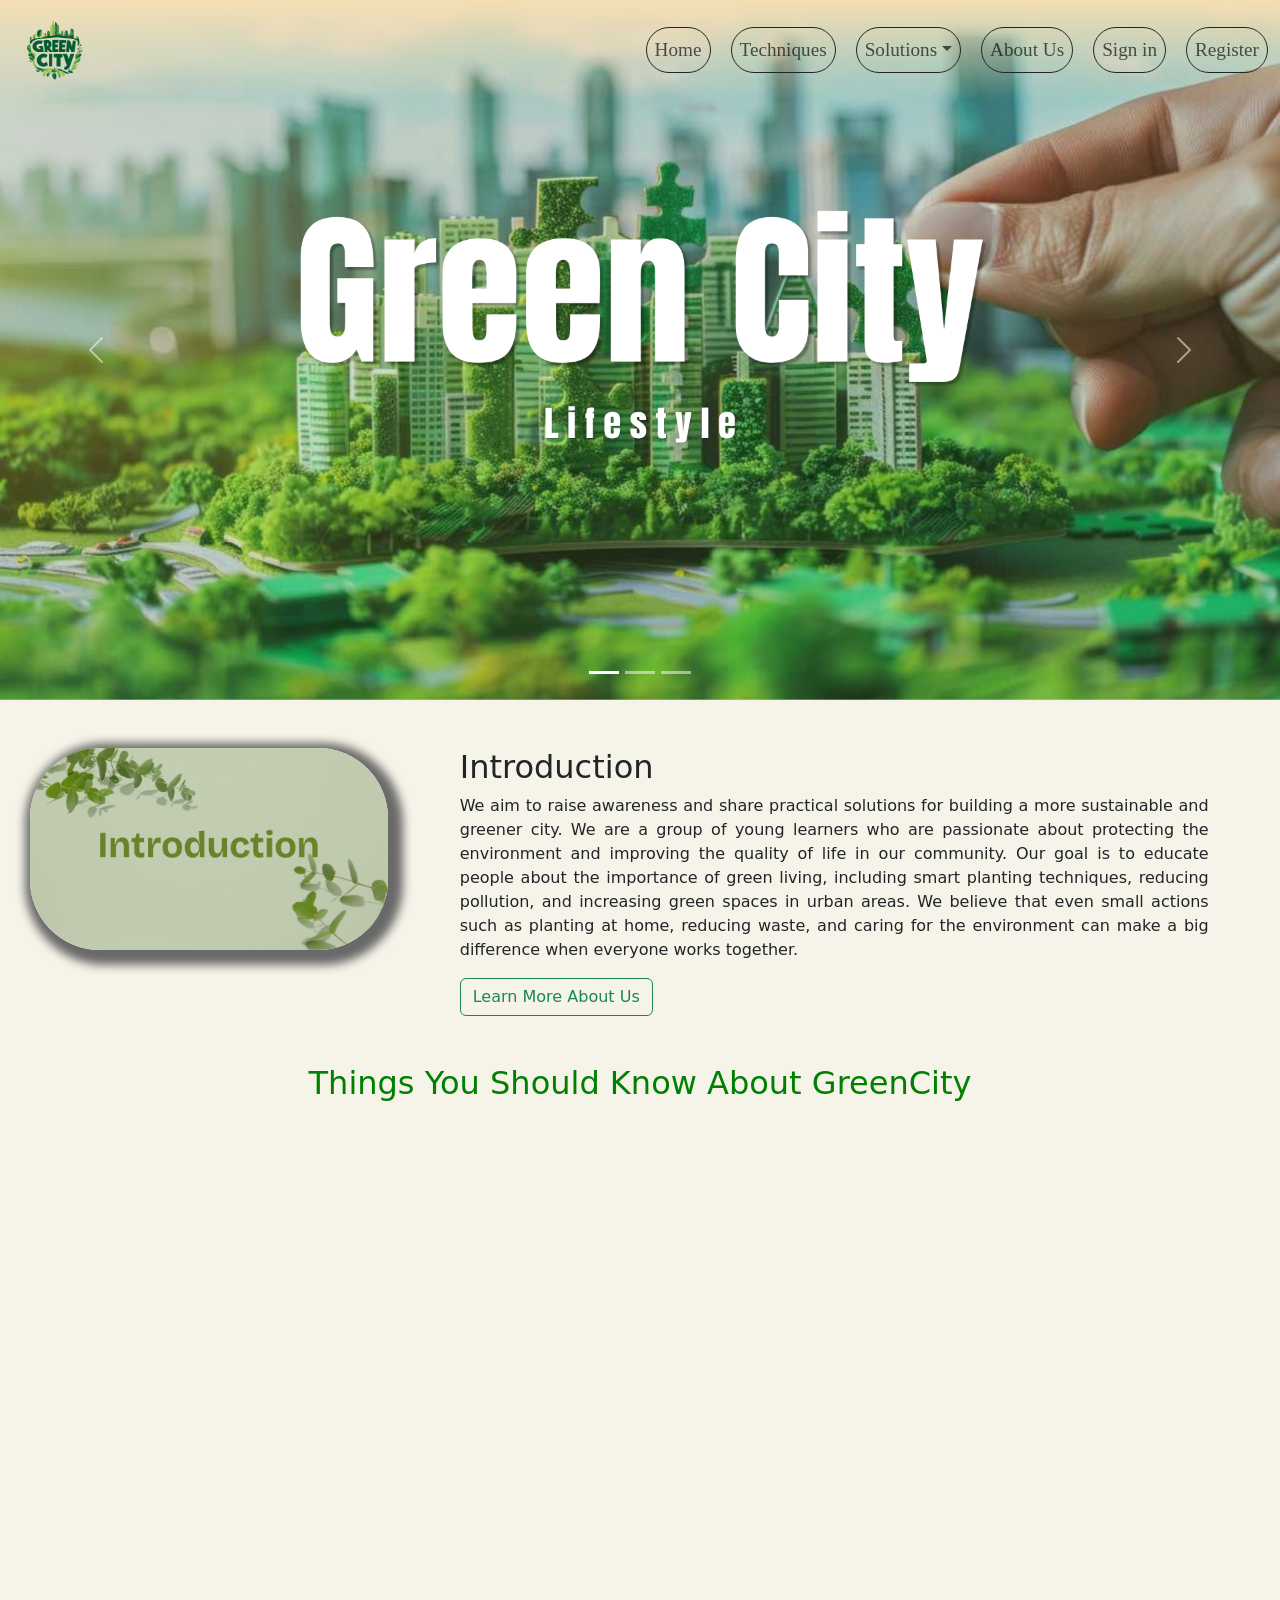
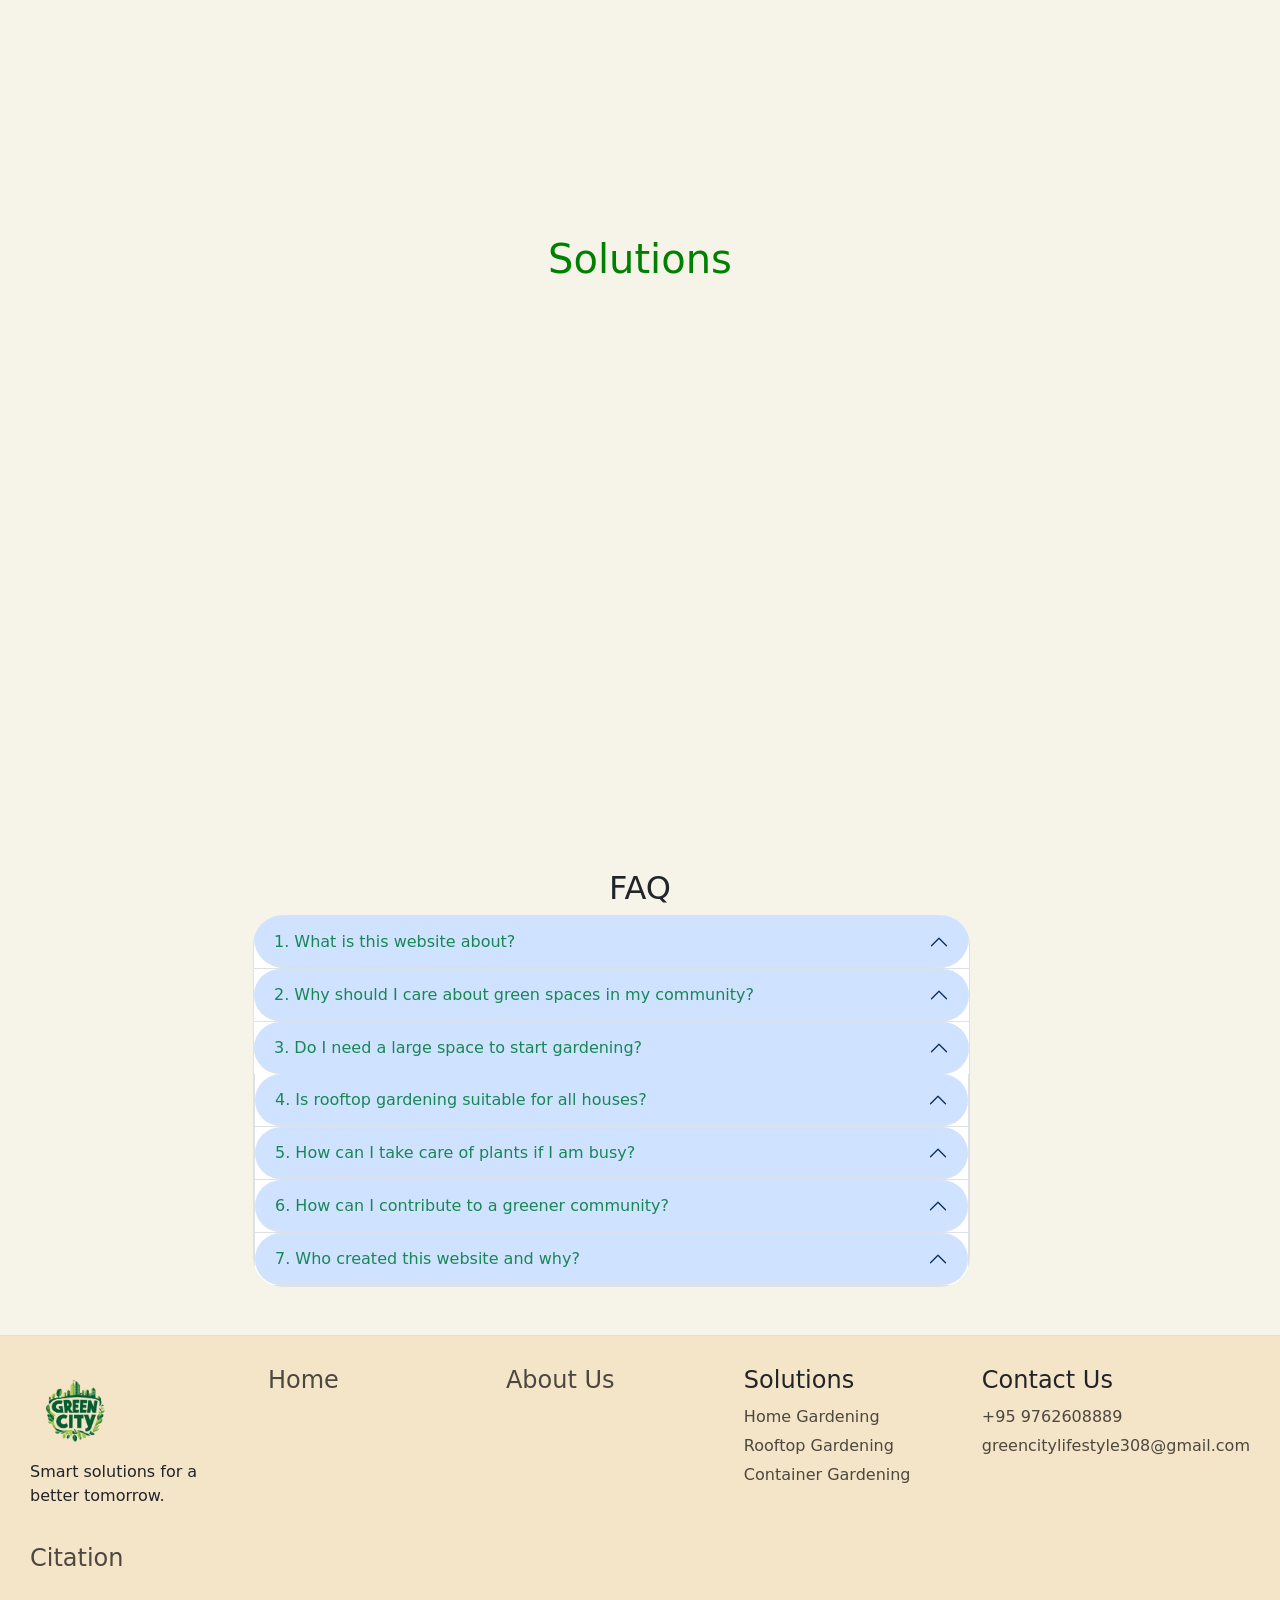
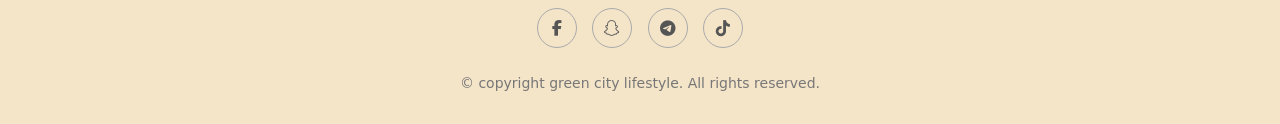
<file: index.html>
<!DOCTYPE html>
<html lang="en">

<head>
    <meta charset="UTF-8">
    <meta name="viewport" content="width=device-width, initial-scale=1.0">
    <title>GreenCity | Home</title>

    <link rel="icon" type="image/x-icon" href="Img/Nobglogo.png">

    <link rel="stylesheet" href="https://cdnjs.cloudflare.com/ajax/libs/font-awesome/6.5.0/css/all.min.css">
    <link href="https://cdn.jsdelivr.net/npm/bootstrap@5.0.2/dist/css/bootstrap.min.css" rel="stylesheet">
    
    <script src="https://cdn.jsdelivr.net/npm/@popperjs/core@2.9.2/dist/umd/popper.min.js" integrity="sha384-IQsoLXl5PILFhosVNubq5LC7Qb9DXgDA9i+tQ8Zj3iwWAwPtgFTxbJ8NT4GN1R8p" crossorigin="anonymous"></script>
    <script src="https://cdn.jsdelivr.net/npm/bootstrap@5.0.2/dist/js/bootstrap.min.js" integrity="sha384-cVKIPhGWiC2Al4u+LWgxfKTRIcfu0JTxR+EQDz/bgldoEyl4H0zUF0QKbrJ0EcQF" crossorigin="anonymous"></script>

    <link href="https://unpkg.com/aos@2.3.1/dist/aos.css" rel="stylesheet">
    <script src="https://unpkg.com/aos@2.3.1/dist/aos.js"></script>

    <link rel="stylesheet" href="Pbl_external.css">
</head>

<body>
    <nav class="navbar navbar-expand-sm navbar-light fixed-top" id="bgcolor">
        <div class="container-fluid">

            <a href="index.html" class="nav-brand">
                <img src="Img/Nobglogo.png" alt="Logo" id="Logo">
            </a>

            <button class="navbar-toggler" type="button" data-bs-toggle="collapse" data-bs-target="#mynav">
                <span class="navbar-toggler-icon"></span>
            </button>

            <div class="collapse navbar-collapse justify-content-end" id="mynav">
                <ul class="navbar-nav">
                    <li class="nav-item">
                        <a href="index.html" class="nav-link border border-dark rounded-pill" id="nav-text">Home</a>
                    </li>
                    <li class="nav-item">
                        <a href="Pages/Techniques.html" class="nav-link border border-dark rounded-pill" id="nav-text">Techniques</a>
                    </li>
                    <li class="nav-item dropdown">
                        <a class="nav-link dropdown-toggle border border-dark rounded-pill" data-bs-toggle="dropdown" href="#" id="dropdown">Solutions</a>
                        <ul class="dropdown-menu">
                            <li><a class="dropdown-item" href="Pages/Homegardening_solution.html">Home Gardening</a></li>
                            <li><a class="dropdown-item" href="Pages/Rooftopgardening_solution.html">RooftTop Gardening</a></li>
                            <li><a class="dropdown-item" href="Pages/Containergardening_solution.html">Container Gardening</a></li>
                        </ul>
                    </li>
                    <li class="nav-item">
                        <a href="Pages/Pbl_Greencity_aboutus.html" class="nav-link border border-dark rounded-pill" id="nav-text">About Us</a>
                    </li>
                    <li class="nav-item">
                        <a href="Pages/signinform.html" class="nav-link border border-dark rounded-pill" id="nav-text">Sign in</a>
                    </li>
                    <li class="nav-item">
                        <a href="Pages/registeration.html" class="nav-link border border-dark rounded-pill">Register</a>
                    </li>
                    <!-- Navigation items -->
                </ul>
            </div>
        </div>
    </nav>
    <!-- End of navigation bar -->


    <!-- Start of Carousel -->
    <div class="carousel slide" data-bs-ride="carousel" id="caro">

        <!-- Indicatiors/dots -->
        <div class="carousel-indicators">
            <button type="button" data-bs-target="#caro" data-bs-slide-to="0" class="active"></button>
            <button type="button" data-bs-target="#caro" data-bs-slide-to="1"></button>
            <button type="button" data-bs-target="#caro" data-bs-slide-to="2"></button>
        </div>
    

        <!-- The slide show/carousel -->
        <div class="carousel-inner">
            <div class="carousel-item active">
                <img src="Img/Green City (1).png" alt="greencity" class="Slidephoto">
            </div>

            <div class="carousel-item">
                <img src="Img/Solution.png" alt="Techniques" class="Slidephoto">
            </div>

            <div class="carousel-item">
                <img src="Img/Smart Planting Techniques.png" alt="techniques" class="Slidephoto">
            </div>
        </div>

        <button class="carousel-control-prev" type="button" data-bs-target="#caro" data-bs-slide="prev">
            <span class="carousel-control-prev-icon"></span>
        </button>
        <button class="carousel-control-next" type="button" data-bs-target="#caro" data-bs-slide="next">
            <span class="carousel-control-next-icon"></span>
        </button>

        </div>
    <!-- End of carousel -->

    <br>
    <br>

    <div class="container2">
        <img src="Img/Introduction.png" alt="Us" id="aboutus" data-aos="fade-up-right">
        <div  data-aos="zoom-in-up">
            <h2 id="title2">Introduction</h2>
            <p id="text2">
                We aim to raise awareness and share practical solutions for
                building a more sustainable and greener city. We are a group of young learners who are
                passionate about protecting the environment and improving the quality of life in our community.
                Our goal is to educate people about the importance of green living, including smart planting techniques,
                reducing pollution, and increasing green spaces in urban areas. We believe that even small actions such
                as planting at home, reducing waste, and caring for the environment can make a big difference when
                everyone works together.
            </p>

            <div id="button">
                <a href="Pages/Pbl_Greencity_aboutus.html">
                    <button type="button" class="btn btn-outline-success">
                        Learn More About Us
                    </button>
                </a>
            </div>
        </div>
    </div>
    <br>
    <br>

    <h2 id="Title">Things You Should Know About GreenCity</h2>
    <br>
    <!-- Start of Importance -->
    <div id="card" data-aos="fade-up" data-aos-anchor-placement="bottom-bottom">

        <div class="image-box">
            <img src="Img/greenspace.webp">
        </div>

        <div class="content">
            <h2 id="title4">Importance of GreenSpace</h2>
            <p c>You already know GreenSpace is very Essential for our community, but HOW?</p>
            <div class="Importance">
                <div class="label">Explanation</div>
                <ul>
                    <li>Green spaces are essential in urban areas as they help
                        improve air quality, reduce heat caused by buidlings and roads, and create a healthier
                        environment for people.
                        However, due to rapid urbanization and limited awareness,
                        many communities lack sufficient greenery.</li>

                    <li>Through our digital platform, we aim to highlight
                        the importance of green spaces by educating
                        residents and sharing practical ideas to
                        build a greener, more sustainable city.</li>
                </ul>
            </div>
        </div>
    </div>
<!-- End of Importance -->
    <br>

    <!-- Start of problem -->
    <div id="card" data-aos="fade-up" data-aos-anchor-placement="bottom-bottom">

        <div class="image-box">
            <img src="Img/waste.png">
        </div>

        <div class="content">
            <h2 id="title4">Problems Caused By Lack Of GreenSpace</h2>
            <p class="text-danger">What challenges do a city face without enough green spaces?</p>
            <div class="Wastemanage">
                <div class="label">Problems</div>
                <ul>
                    <li>Waste management issues: Recycling systems can be inefficient or underused.</li>
                    <li>Loss of biodiversity: The expansion of urban areas reduces natural habitats for plants and
                        animals.</li>
                    <li>Poor Air Quality: A lack of trees and vegetation reduces natural air filtration, leading to
                        higher levels of pollution.</li>
                    <li>Health Issues: Limited access to green spaces can increase stress and reduce opportunities for
                        physical activity.</li>
                </ul>
            </div>
        </div>
    </div>


    <br>
    <!-- End of Problem -->

    <!-- Benefits -->
    <div id="card" data-aos="fade-up" data-aos-anchor-placement="bottom-bottom">
        <div class="image-box">
            <img src="Img/rooftop.jpg">
        </div>

        <div class="content">
            <h2 id="title4">Green City</h2>
            <p>Green City and Smart Planting can help the city to be more sustainable and smart.</p>

            <div class="benefits">
                <div class="label">Benefits:</div>
                <ul>
                    <li>Improves air quality</li>
                    <li>Reduces urban heat</li>
                    <li>Maximizes small spaces</li>
                    <li>Boosts biodiversity</li>
                    <li>Enhances city aesthetics</li>
                </ul>
            </div>
        </div>
    </div>


 
    <!-- End of benefits -->
    <br>
    <br>

    <h1 id="Title">Solutions</h1>
    <br>

    <div class="container">
        <div class="row row-col-4 row-col-md-4">

            <div class="col" data-aos="zoom-in-right">
                <div class="card">
                    <img src="Img/HomeGardening.png" class="card-img-top" alt="garden">
                    <div class="card-body">
                        <h5 class="card-title">Home Gardening</h5>
                        <p class="card-text">
                            Home gardening is the practice of cultivating and nurturing plants—such as vegetables, fruits, herbs, or flowers—on a small plot of land or in containers immediately around a family residence.

                        <div id="button1">
                            <a href="Pages/Homegardening_solution.html">
                                <button type="button" class="btn btn-outline-success ">
                                    Learn More
                                </button>
                            </a>
                        </div>
                    </div>
                </div>
            </div>

            <div class="col" data-aos="fade-up" data-aos-anchor-placement="center-bottome">
                <div class="card">
                    <img src="Img/RooftopGardening.png" class="card-img-top" alt="garden">
                    <div class="card-body">
                        <h5 class="card-title">RooftTop Gardening</h5>
                        <p class="card-text">Rooftop gardening means growing plants on the roof of a building. Instead of leaving the roof empty, people use that space to grow vegetables, flowers, in pots or garden beds.</p>

                        <div id="button1">
                            <a href="Pages/Rooftopgardening_solution.html">
                                <button type="button" class="btn btn-outline-success ">
                                    Learn More
                                </button>
                            </a>
                        </div>
                    </div>
                </div>
            </div>

            <div class="col" data-aos="zoom-in-left">
                <div class="card">
                    <img src="Img/Container_garden.jpg" class="card-img-top" alt="Garden">
                    <div class="card-body">
                        <h5 class="card-title">Container Gardening</h5>
                        <p class="card-text">Container gardening is the practice of growing plants in containers such as pots, barrels, or boxes. It is a suitable solution for people with limited space, poor soil quality, or a need for a portable garden.</p>

                        <div id="button1">
                            <a href="Pages/Containergardening_solution.html">
                                <button type="button" class="btn btn-outline-success" >
                                    Learn More
                                </button>
                            </a>
                        </div>
                    </div>
                </div>
            </div>
        </div>
    </div>
    <br>
    <br>


    <!-- Start of FAQ -->
    <h2 id="Faq2">FAQ</h2>
    <div class="container">
        <div class="row">
            <div class="col" id="faq">
                <div class="accordion">

                    <div class="accordion-item">
                        <h2 class="accordion-header">
                            <button class="accordion-button" data-bs-target="#html1" data-bs-toggle="collapse">
                                <div class="text-success">1. What is this website about?</div>
                            </button>
                        </h2>
                        <div class="accordion-collapse collapse" id="html1">
                            <div class="accordion-body">
                                This website provides information about green city lifestyle, focusing on smart
                                planting
                                and sustainable practices to improve air quality and increase green spaces in
                                the
                                community.
                            </div>
                        </div>
                    </div>
                    <!-- Item -->
                    <div class="accordion-item">
                        <h2 class="accordion-header">
                            <button class="accordion-button" data-bs-target="#html2" data-bs-toggle="collapse"
                                class="actext">
                                <div class="text-success">2. Why should I care about green spaces in my
                                    community?</div>
                            </button>
                        </h2>
                        <div class="accordion-collapse collapse" id="html2">
                            <div class="accordion-body">
                                Green spaces help reduce pollution, lower temperatures, and create a healthier
                                and more
                                comfortable environment for everyone.
                            </div>
                        </div>
                    </div>
                    <!-- Item -->
                    <div class="accordion-item">
                        <h2 class="accordion-header">
                            <button class="accordion-button" data-bs-target="#html3" data-bs-toggle="collapse"
                                class="actext">
                                <div class="text-success">3. Do I need a large space to start gardening?</div>
                            </button>
                        </h2>
                        <div class="accordion-collapse collapse" id="html3">
                            <div class="accordion-body">
                                No, you can start with small spaces like balconies, windows, or even containers.
                                Small
                                efforts can still make a positive impact.
                            </div>
                        </div>
                        <!-- Item -->
                        <div class="accordion-item">
                            <h2 class="accordion-header">
                                <button class="accordion-button" data-bs-target="#html4" data-bs-toggle="collapse"
                                    class="actext">
                                    <div class="text-success">4. Is rooftop gardening suitable for all houses?
                                    </div>
                                </button>
                            </h2>
                            <div class="accordion-collapse collapse" id="html4">
                                <div class="accordion-body">
                                    Rooftop gardening can be done in many homes, but it is important to use
                                    lightweight
                                    materials and ensure proper drainage for safety.
                                </div>
                            </div>
                        </div>
                        <!-- Item -->
                        <div class="accordion-item">
                            <h2 class="accordion-header">
                                <button class="accordion-button" data-bs-target="#html5" data-bs-toggle="collapse"
                                    class="text-success">
                                    <div class="text-success">5. How can I take care of plants if I am busy?
                                    </div>
                                </button>
                            </h2>
                            <div class="accordion-collapse collapse" id="html5">
                                <div class="accordion-body">
                                    You can choose low-maintenance plants and water them once a day. Simple
                                    routines can
                                    help you maintain your plants easily.
                                </div>
                            </div>
                        </div>
                        <!-- Item -->
                        <div class="accordion-item">
                            <h2 class="accordion-header">
                                <button class="accordion-button" data-bs-target="#html6" data-bs-toggle="collapse">
                                    <div class="text-success">6. How can I contribute to a greener community?
                                    </div>
                                </button>
                            </h2>
                            <div class="accordion-collapse collapse" id="html6">
                                <div class="accordion-body">
                                    You can start by planting at home, reducing waste, keeping your surroundings
                                    clean,
                                    and encouraging others to follow sustainable practices.
                                </div>
                            </div>
                        </div>
                        <!-- Item -->
                        <div class="accordion-item">
                            <h2 class="accordion-header">
                                <button class="accordion-button" data-bs-target="#html7" data-bs-toggle="collapse">
                                    <div class="text-success">7. Who created this website and why?</div>
                                </button>
                            </h2>
                            <div class="accordion-collapse collapse" id="html7">
                                <div class="accordion-body">
                                    This website was created by Year 8 students as part of a project to raise
                                    awareness
                                    and share practical solutions for building a more sustainable and greener
                                    city.
                                </div>
                            </div>
                        </div>
                    </div>
                </div>
            </div>
        </div>
    </div>
    <br>
    <br>
    <!-- End of FAQ -->


    <!-- FOOTER -->
    <!-- Footer -->
    <div class="footer">
        <div class="footer-grid">
            <div>
                <a href="index.html"><img src="Img/Nobglogo.png" alt="" class="col-sm-5"></a>
                <p>Smart solutions for a better tomorrow.</p>
            </div>

            <div >
                <h4><a href="index.html">Home</a></h4>
                <!-- <a href="#"></a> -->
                <!-- <a href="#" class="animation">Features</a> -->
            </div>

            <div >
                <h4><a href="Pages/Pbl_Greencity_aboutus.html"> About Us</a></h4>
                <!-- <a href="#" class="animation">Email</a>
                <a href="#" class="animation">Address</a>
                <a href="#" class="animation">Phone Number</a> -->
            </div>

            <div>
                <h4>Solutions</h4>
                <a href="Pages/Homegardening_solution.html" class="animation">Home Gardening</a>
                <a href="Pages/Rooftopgardening_solution.html" class="animation">Rooftop Gardening</a>
                <a href="Pages/Containergardening_solution.html" class="animation">Container Gardening</a>
            </div>

            <div>
                <h4>Contact Us</h4>
                <a href="#" class="animation">+95 9762608889</a>
                <a href="#" class="animation">greencitylifestyle308@gmail.com</a>
            </div>

            <div>
                <h4><a href="../GreenCity_Lifestyle_File.docx">Citation</a></h4>
            </div>
        </div>

        <div class="social-icons">
            <a href="https://www.facebook.com/"><i class="fab fa-facebook-f"></i></a>
            <a href="https://www.snapchat.com/"><i class="fab fa-snapchat-ghost"></i></a>
            <a href="https://web.telegram.org/a/"><i class="fab fa-telegram-plane"></i></a>
            <a href="https://www.tiktok.com/en/"><i class="fab fa-tiktok"></i></a>
        </div>

        <div class="bottom-bar">
            © copyright green city lifestyle. All rights reserved.
        </div>

    </div>


    <script>
    AOS.init();
    </script>
    
</body>
</html>
</file>
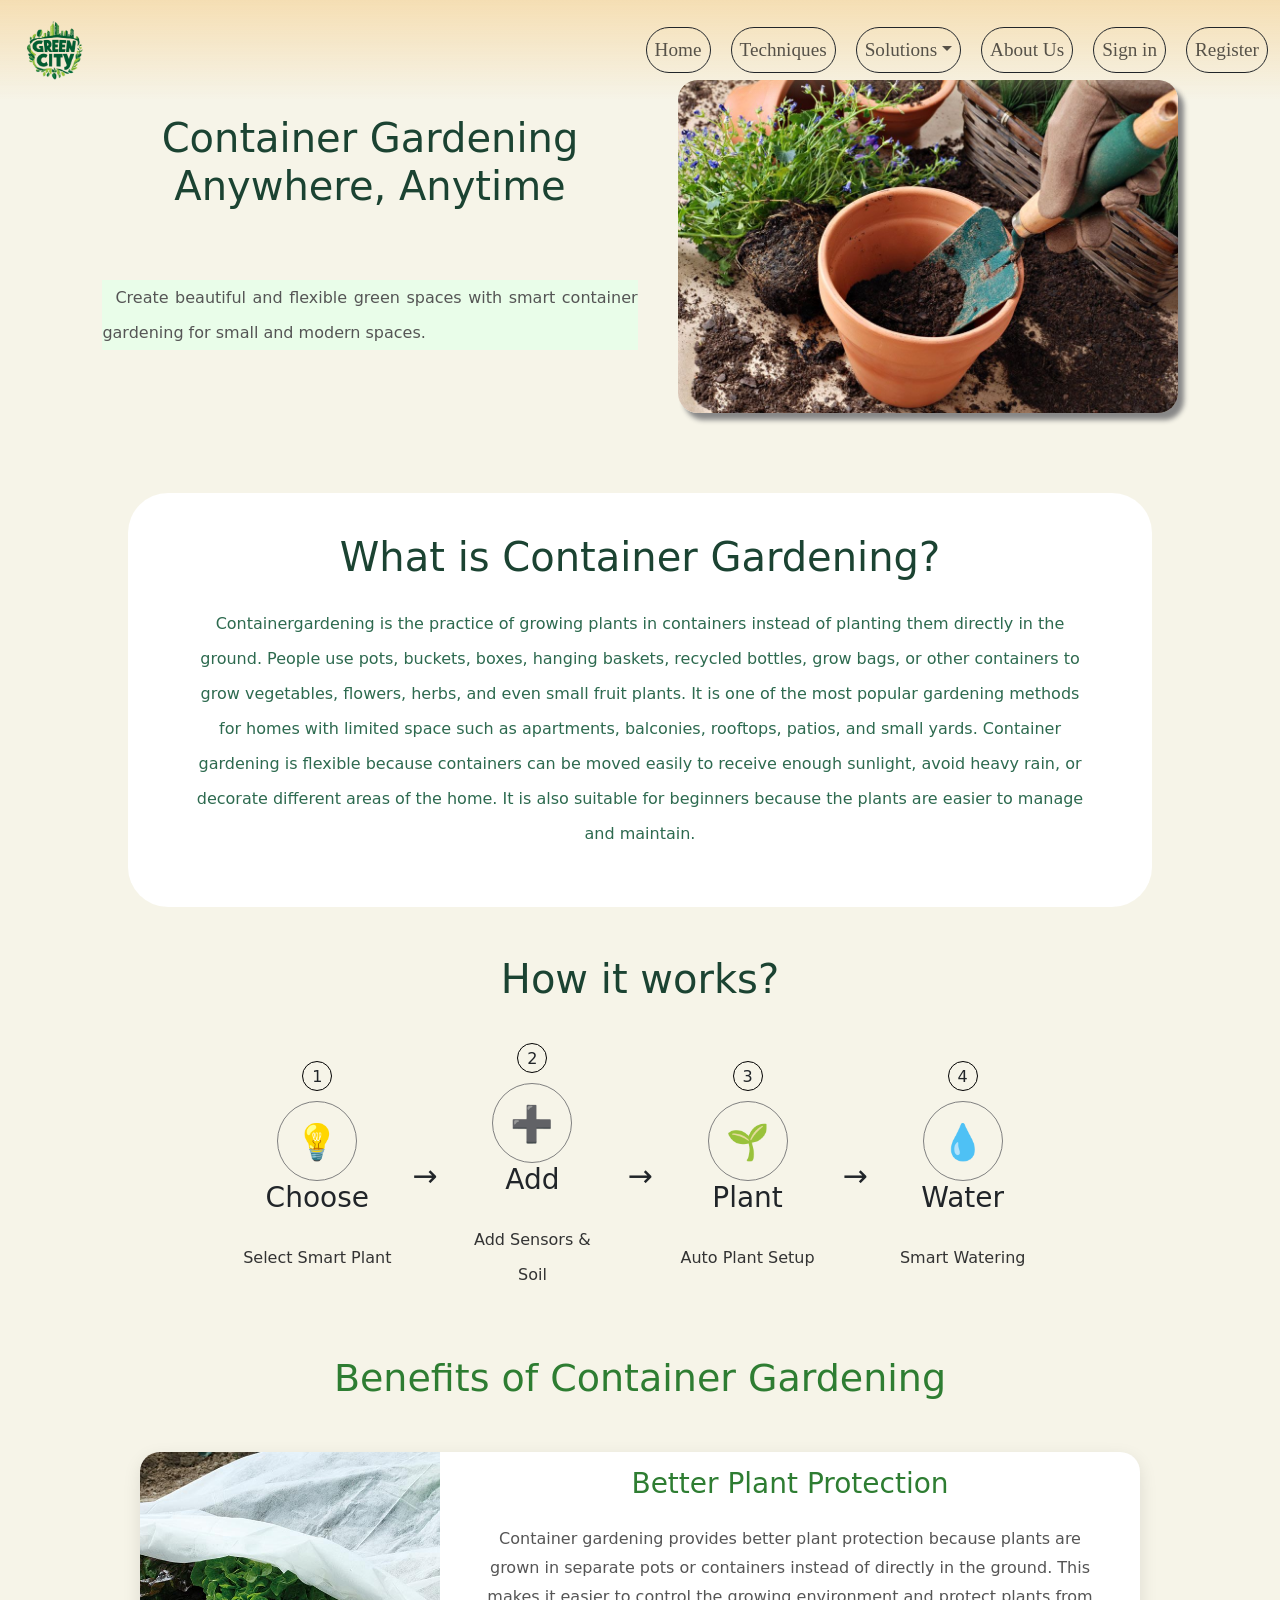
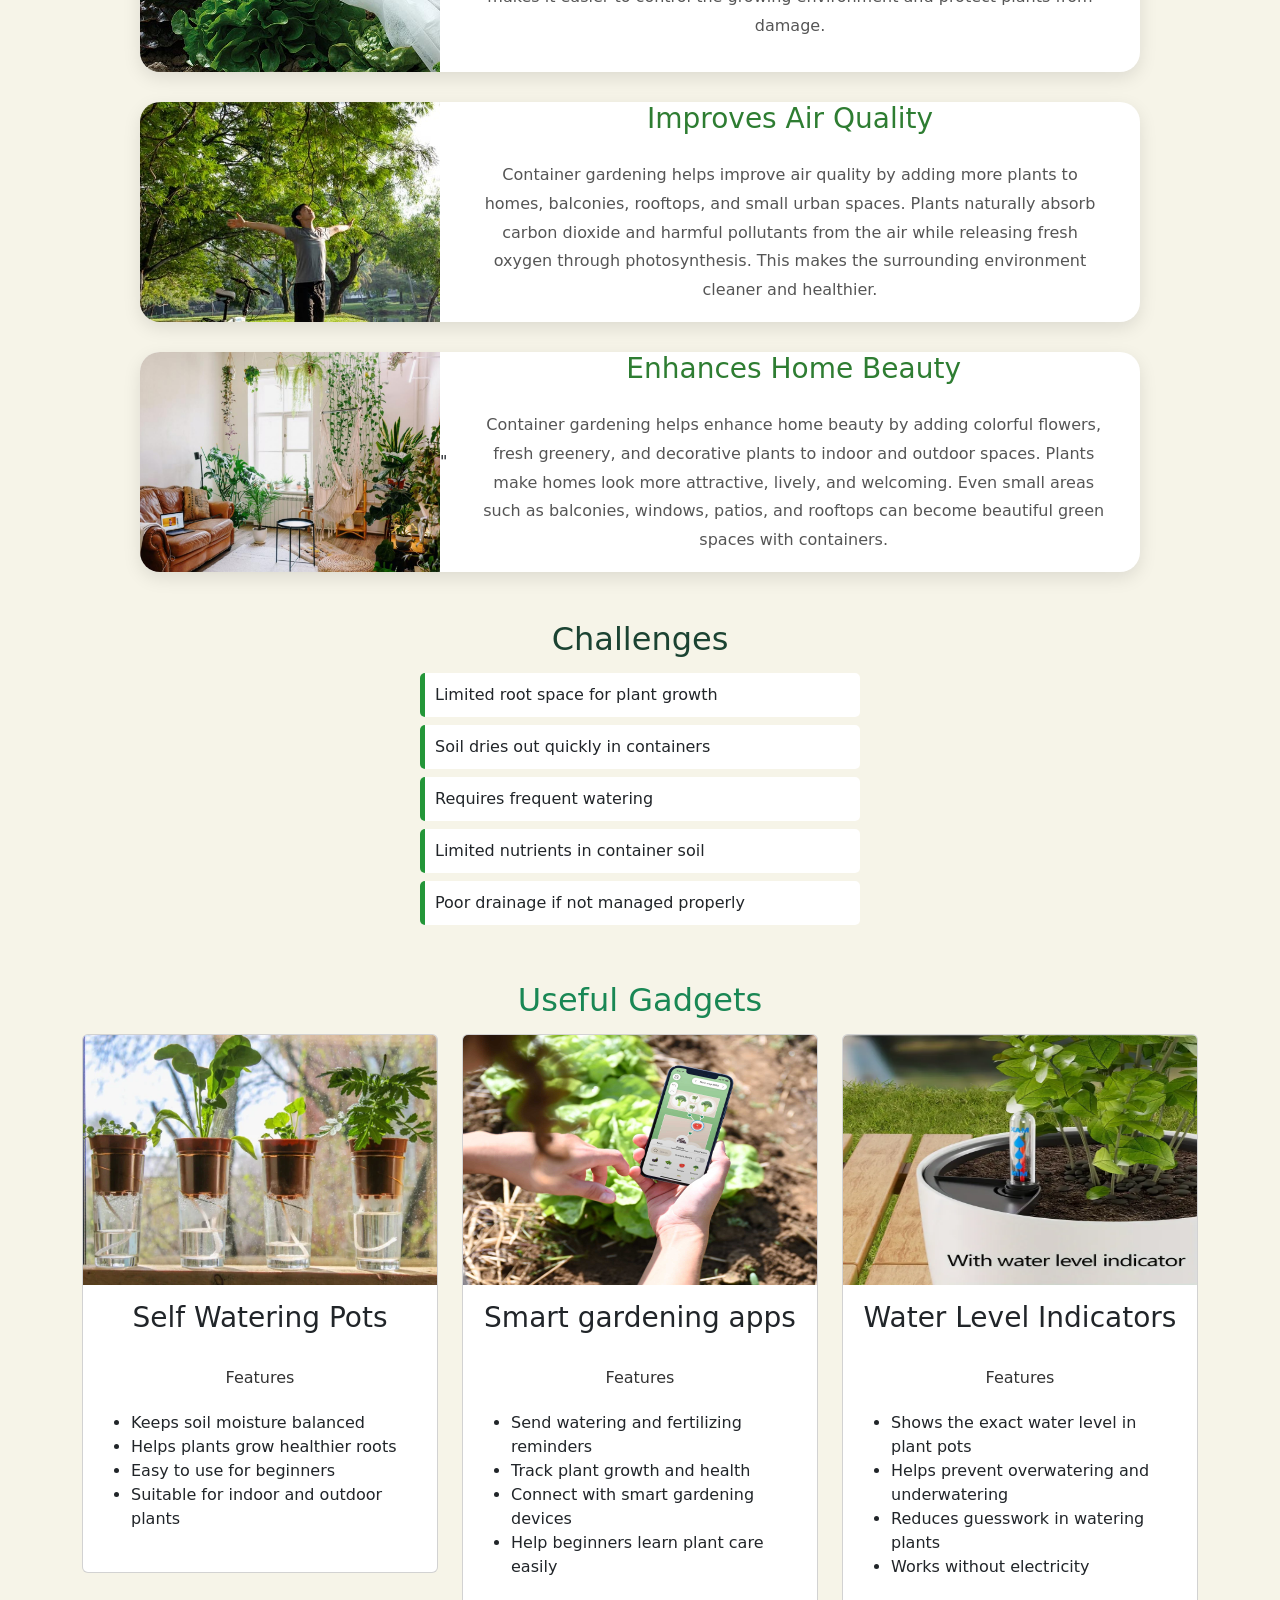
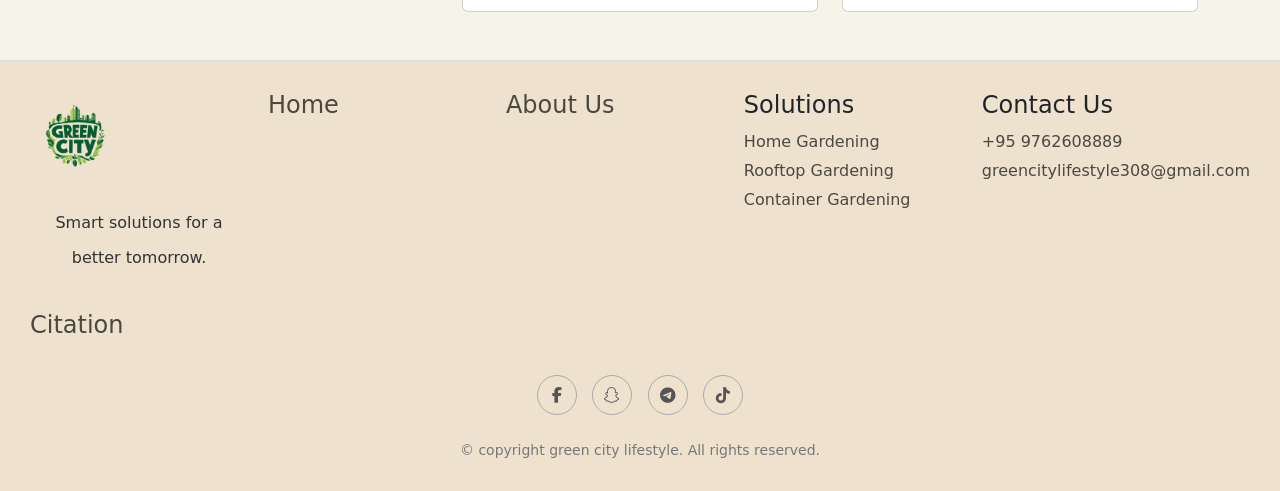
<file: Pages/Containergardening_solution.html>
<!DOCTYPE html>
<html lang="en">

<head>
    <meta charset="UTF-8">
    <meta name="viewport" content="width=device-width, initial-scale=1.0">
    <title>GreenCity | ContainerGardening</title>

    <link rel="icon" type="image/x-icon" href="../Img/Nobglogo.png">

    <link rel="stylesheet" href="https://cdnjs.cloudflare.com/ajax/libs/font-awesome/6.5.0/css/all.min.css">

    <link href="https://cdn.jsdelivr.net/npm/bootstrap@5.0.2/dist/css/bootstrap.min.css" rel="stylesheet">
    <script src="https://cdn.jsdelivr.net/npm/@popperjs/core@2.9.2/dist/umd/popper.min.js"></script>
    <script src="https://cdn.jsdelivr.net/npm/bootstrap@5.0.2/dist/js/bootstrap.min.js"> </script>

    <link rel="stylesheet" href="solution_external.css">

</head>

<body>
    <nav class="navbar navbar-expand-sm navbar-light fixed-top" id="bgcolor">
        <div class="container-fluid">

            <a href="../index.html" class="nav-brand">
                <img src="../Img/Nobglogo.png" alt="Logo" id="Logo" class="justify-content-start">
            </a>

            <button class="navbar-toggler" type="button" data-bs-toggle="collapse" data-bs-target="#mynav">
                <span class="navbar-toggler-icon"></span>
            </button>

            <div class="collapse navbar-collapse justify-content-end" id="mynav">
                <ul class="navbar-nav">
                    <li class="nav-item">
                        <a href="../index.html" class="nav-link border border-dark rounded-pill" id="nav-text">Home</a>
                    </li>
                    <li class="nav-item">
                        <a href="Techniques.html" class="nav-link border border-dark rounded-pill"
                            id="nav-text">Techniques</a>
                    </li>
                    <li class="nav-item dropdown">
                        <a class="nav-link dropdown-toggle border border-dark rounded-pill" data-bs-toggle="dropdown"
                            href="#" id="dropdown">Solutions</a>
                        <ul class="dropdown-menu">
                            <li><a class="dropdown-item" href="Homegardening_solution.html">Home Gardening</a></li>
                            <li><a class="dropdown-item" href="Rooftopgardening_solution.html">RooftTop Gardening</a>
                            </li>
                            <li><a class="dropdown-item" href="Containergardening_solution.html">Container Gardening</a>
                            </li>
                        </ul>
                    </li>
                    <li class="nav-item">
                        <a href="Pbl_Greencity_aboutus.html" class="nav-link border border-dark rounded-pill"
                            id="nav-text">About Us</a>
                    </li>
                    <li class="nav-item">
                        <a href="signinform.html" class="nav-link border border-dark rounded-pill" id="nav-text">Sign
                            in</a>
                    </li>
                    <li class="nav-item">
                        <a href="registeration.html" class="nav-link border border-dark rounded-pill">Register</a>
                    </li>
                    <!-- Navigation items -->
                </ul>
            </div>
        </div>
    </nav>
    <!-- End of navigation bar -->



    <!-- HERO -->
    <section class="hero">

        <div class="hero-text">
            <h1>Container Gardening<br>
                Anywhere, Anytime</h1>

            <p id="containerpara">
                Create beautiful and flexible green spaces with smart container gardening for small and modern spaces.
            </p>

        </div>

        <img src="../Img/Container_garden.png" alt="Gardening">
    </section>
    <div class="explanation">
        <h1>What is Container Gardening?</h1>
        <p>
            <span>Container<span>gardening is the practice of growing plants in containers instead of planting them
                    directly in the ground. People use pots, buckets, boxes, hanging baskets, recycled bottles, grow
                    bags, or other containers to grow vegetables, flowers, herbs, and even small fruit plants. It is one
                    of the most popular gardening methods for homes with limited space such as apartments, balconies,
                    rooftops, patios, and small yards.
                    Container gardening is flexible because containers can be moved easily to receive enough sunlight,
                    avoid heavy rain, or decorate different areas of the home. It is also suitable for beginners because
                    the plants are easier to manage and maintain.
        </p>
    </div>

    <br>
    <br>

    <!--How it works  -->
    <h1 class="h1-h">How it works?</h1>

    <div class="container-h">

        <div class="step">
            <div class="number">1</div>
            <div class="circle">💡</div>
            <h3>Choose</h3>
            <p>Select Smart Plant</p>
        </div>

        <div class="arrow">→</div>

        <div class="step">
            <div class="number">2</div>
            <div class="circle">➕</div>
            <h3>Add</h3>
            <p>Add Sensors & Soil</p>
        </div>

        <div class="arrow">→</div>

        <div class="step">
            <div class="number">3</div>
            <div class="circle">🌱</div>
            <h3>Plant</h3>
            <p>Auto Plant Setup</p>
        </div>

        <div class="arrow">→</div>

        <div class="step">
            <div class="number">4</div>
            <div class="circle">💧</div>
            <h3>Water</h3>
            <p>Smart Watering</p>
        </div>

    </div>

    <br>
    <br>

    <!-- Benefits -->

    <h1 class="title-b">Benefits of Container Gardening</h1>

    <div class="box-b">

        <!-- Benefit 1 -->
        <div class="card-b">

            <img src="../Img/Plant_Protection.jpg">

            <div class="content-b">

                <h2>Better Plant Protection</h2>

                <p>
                    Container gardening provides better plant protection because plants are grown in separate pots or
                    containers instead of directly in the ground. This makes it easier to control the growing
                    environment and protect plants from damage.
                </p>

            </div>

        </div>

        <!-- Benefit 2 -->
        <div class="card-b">

            <img src="../Img/clean air.jpg">

            <div class="content-b">

                <h2>Improves Air Quality</h2>

                <p>

                    Container gardening helps improve air quality by adding more plants to homes, balconies, rooftops,
                    and small urban spaces. Plants naturally absorb carbon dioxide and harmful pollutants from the air
                    while releasing fresh oxygen through photosynthesis. This makes the surrounding environment cleaner
                    and healthier.
                </p>

            </div>

        </div>

        <!-- Benefit 3 -->
        <div class="card-b">

            <img src="../Img/Home beauty.png">"
            <div class="content-b">

                <h2>Enhances Home Beauty</h2>

                <p>
                    Container gardening helps enhance home beauty by adding colorful flowers, fresh greenery, and
                    decorative plants to indoor and outdoor spaces. Plants make homes look more attractive, lively, and
                    welcoming. Even small areas such as balconies, windows, patios, and rooftops can become beautiful
                    green spaces with containers.
                </p>

            </div>

        </div>

    </div>
    <br>
    <br>

    <!-- Challenges -->

    <div class="container" id="challenges">

        <h2>Challenges</h2>

        <div class="challenge">
            Limited root space for plant growth
        </div>

        <div class="challenge">
            Soil dries out quickly in containers
        </div>

        <div class="challenge">
            Requires frequent watering
        </div>

        <div class="challenge">
            Limited nutrients in container soil
        </div>

        <div class="challenge">
            Poor drainage if not managed properly
        </div>

    </div>
    <br>
    <br>

    <h2 class="text-success">Useful Gadgets</h2>
    <!-- Start of Gadgets  -->
    <div class="container">
            <div class="row">
                <div class="col-md-4 col-sm-6">
                    <div class="card">
                        <img src="../Img/Self_watering_pots.webp" class="card-img-top" alt="Self-watering_planters" height="250px">
                        <div class="card-body">
                            <h3>Self Watering Pots</h3>
                            <p class="card-text">
                                 <spam>Features</spam>
                            </p>
                            <ul>
                                <li>Keeps soil moisture balanced</li>
                                <li>Helps plants grow healthier roots</li>
                                <li>Easy to use for beginners</li>
                                <li>Suitable for indoor and outdoor plants</li>
                            </ul>
                            </p>
                        </div>
                    </div>
                </div>
 
 
                <div class="col-md-4 col-sm-6">
                    <div class="card">
                        <img src="../Img/smart_app.jpg" class="card-img-top" alt="Soil_moisture_sendsor" height="250px">
                        <div class="card-body" id="first_layer">
                            <h3>Smart gardening apps</h3>
                            <p class="card-text">
                                <spam>Features</spam>
                            </p>
                            <ul>
                                <li>Send watering and fertilizing reminders</li>
                                <li>Track plant growth and health</li>
                                <li>Connect with smart gardening devices</li>
                                <li>Help beginners learn plant care easily</li>
                            </ul>
                        </div>
                    </div>
                </div>
 
                <div class="col-md-4 col-sm-6">
                    <div class="card">
                        <img src="../Img/water_level.webp" class="card-img-top" alt="Smart_Sprinkler_Controller" height="250px">
                        <div class="card-body" id="first_layer2">
                            <h3>Water Level Indicators</h3>
                            <p class="card-text">
                                <spam>Features</spam>
                            </p>
                            <ul>
                                <li>Shows the exact water level in plant pots</li>
                                <li>Helps prevent overwatering and underwatering</li>
                                <li>Reduces guesswork in watering plants</li>
                                <li>Works without electricity</li>
                            </ul>
                        </div>
                    </div>
                </div>
            </div>
        </div>

    <br>
    <br>


    <!-- FOOTER -->
    <!-- Footer -->
    <div class="footer">
        <div class="footer-grid">
            <div>
                <a href="../index.html"><img src="../Img/Nobglogo.png" alt="" class="col-sm-5"></a>
                <p>Smart solutions for a better tomorrow.</p>
            </div>

            <div >
                <h4><a href="../index.html">Home</a></h4>
                <!-- <a href="#"></a> -->
                <!-- <a href="#" class="animation">Features</a> -->
            </div>

            <div >
                <h4><a href="Pbl_Greencity_aboutus.html"> About Us</a></h4>
                <!-- <a href="#" class="animation">Email</a>
                <a href="#" class="animation">Address</a>
                <a href="#" class="animation">Phone Number</a> -->
            </div>

            <div>
                <h4>Solutions</h4>
                <a href="Homegardening_solution.html" class="animation">Home Gardening</a>
                <a href="Rooftopgardening_solution.html" class="animation">Rooftop Gardening</a>
                <a href="Containergardening_solution.html" class="animation">Container Gardening</a>
            </div>

            <div>
                <h4>Contact Us</h4>
                <a href="#" class="animation">+95 9762608889</a>
                <a href="#" class="animation">greencitylifestyle308@gmail.com</a>
            </div>

            <div>
                <h4><a href="../GreenCity_Lifestyle_File.docx">Citation</a></h4>
            </div>
        </div>

        <div class="social-icons">
            <a href="https://www.facebook.com/"><i class="fab fa-facebook-f"></i></a>
            <a href="https://www.snapchat.com/"><i class="fab fa-snapchat-ghost"></i></a>
            <a href="https://web.telegram.org/a/"><i class="fab fa-telegram-plane"></i></a>
            <a href="https://www.tiktok.com/en/"><i class="fab fa-tiktok"></i></a>
        </div>

        <div class="bottom-bar">
            © copyright green city lifestyle. All rights reserved.
        </div>
    </div>
    </div>

</body>

</html>
</file>
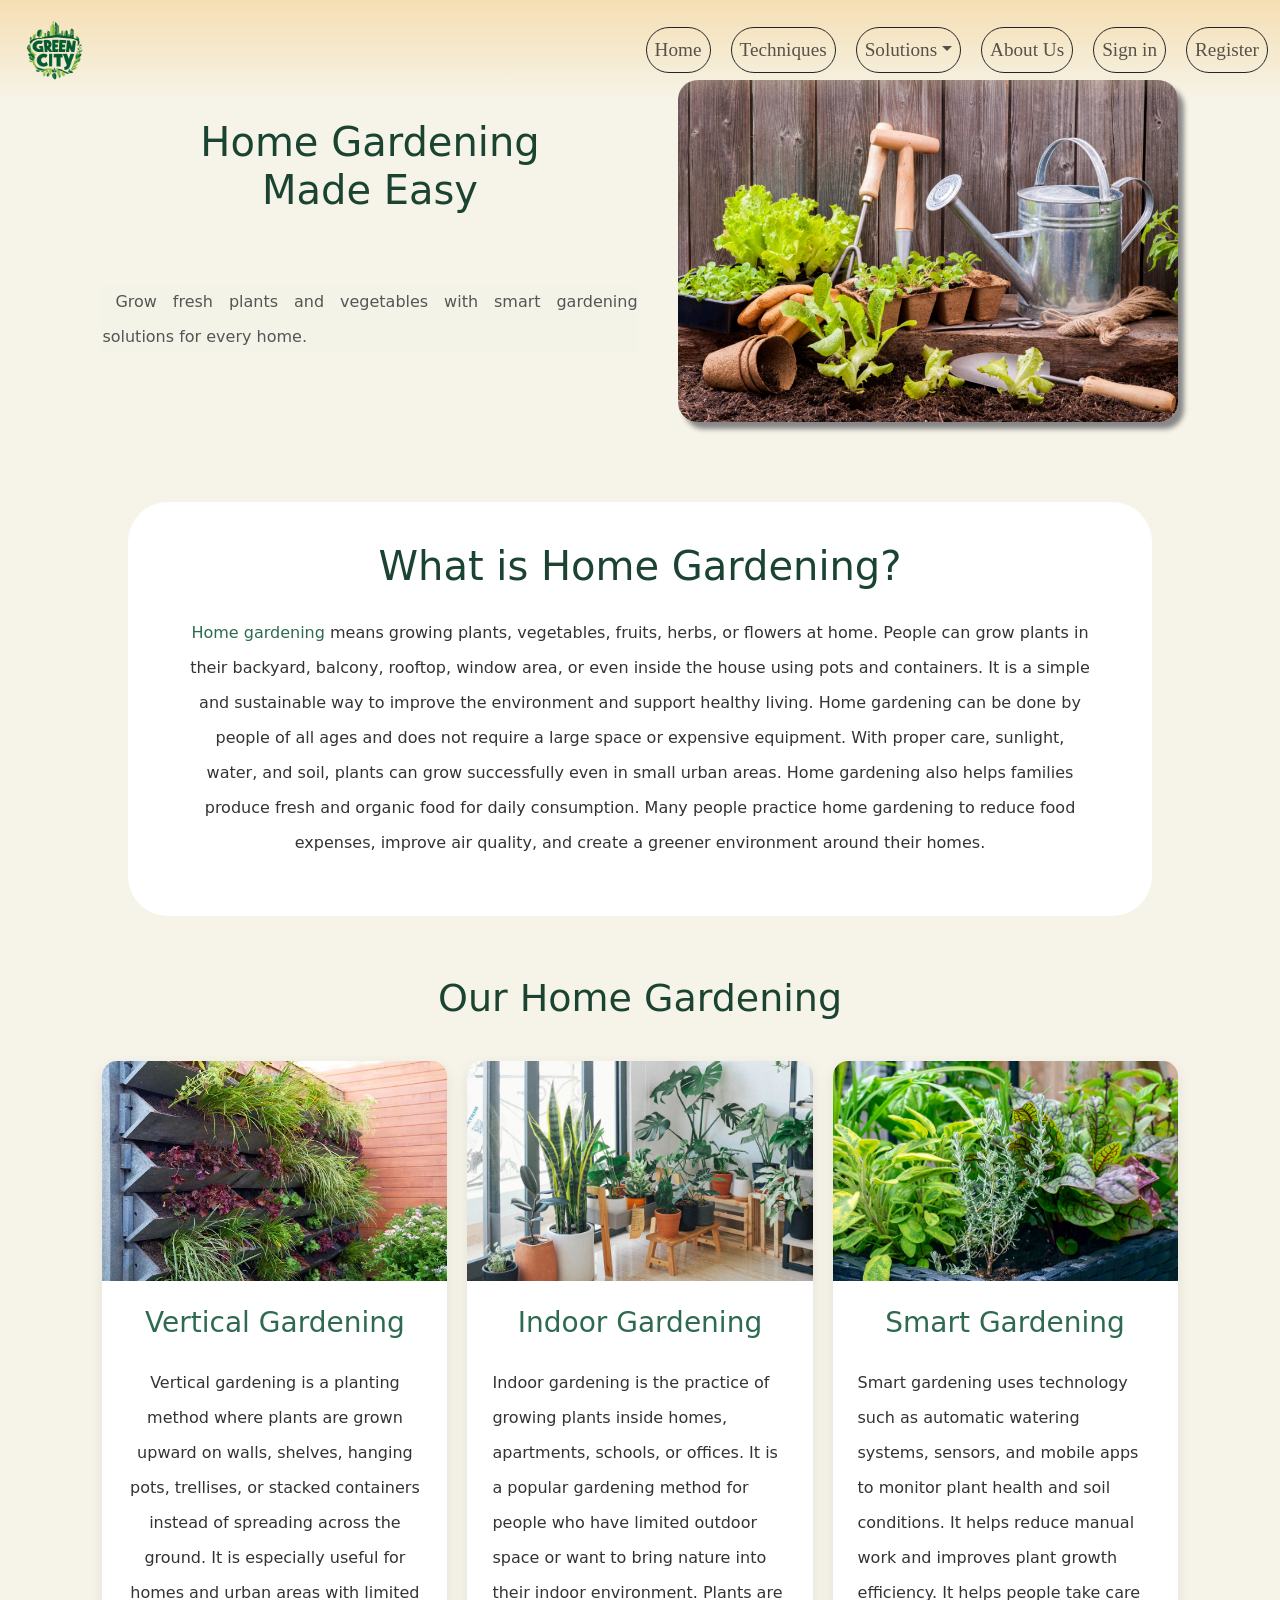
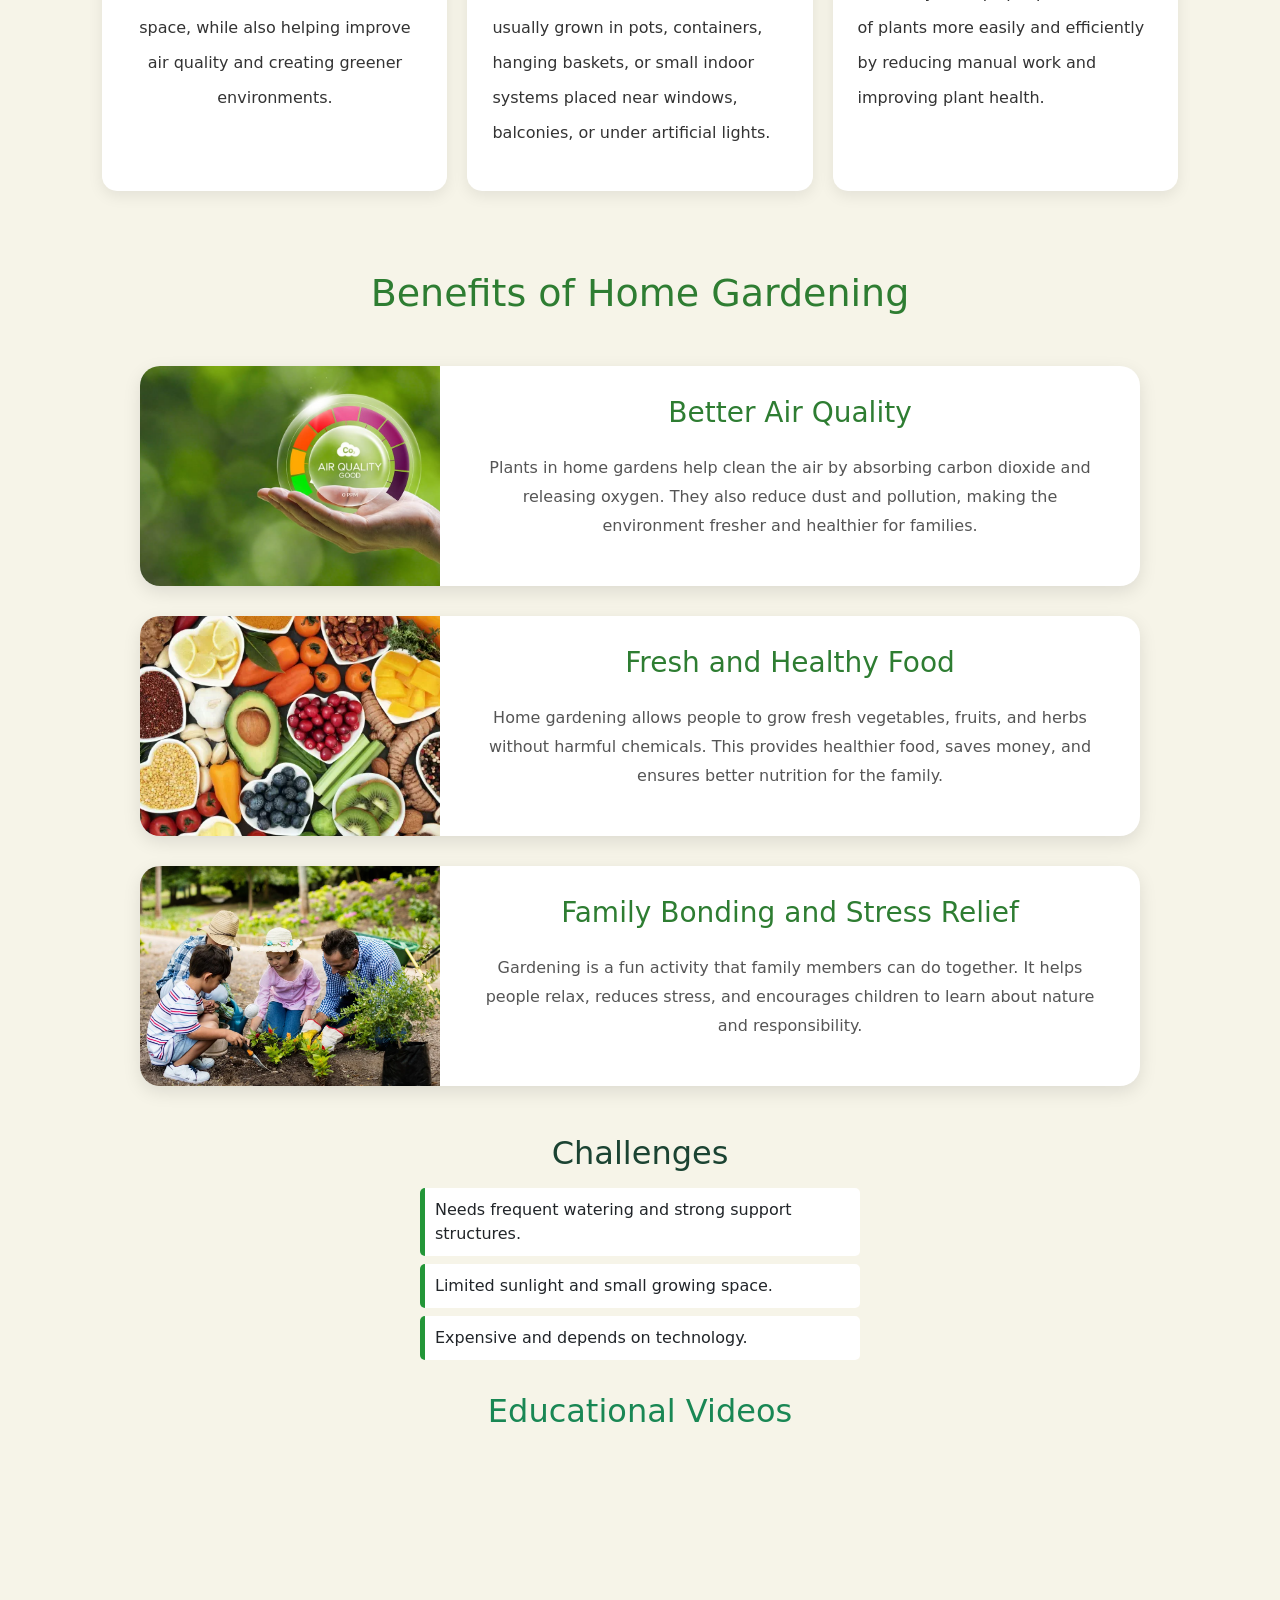
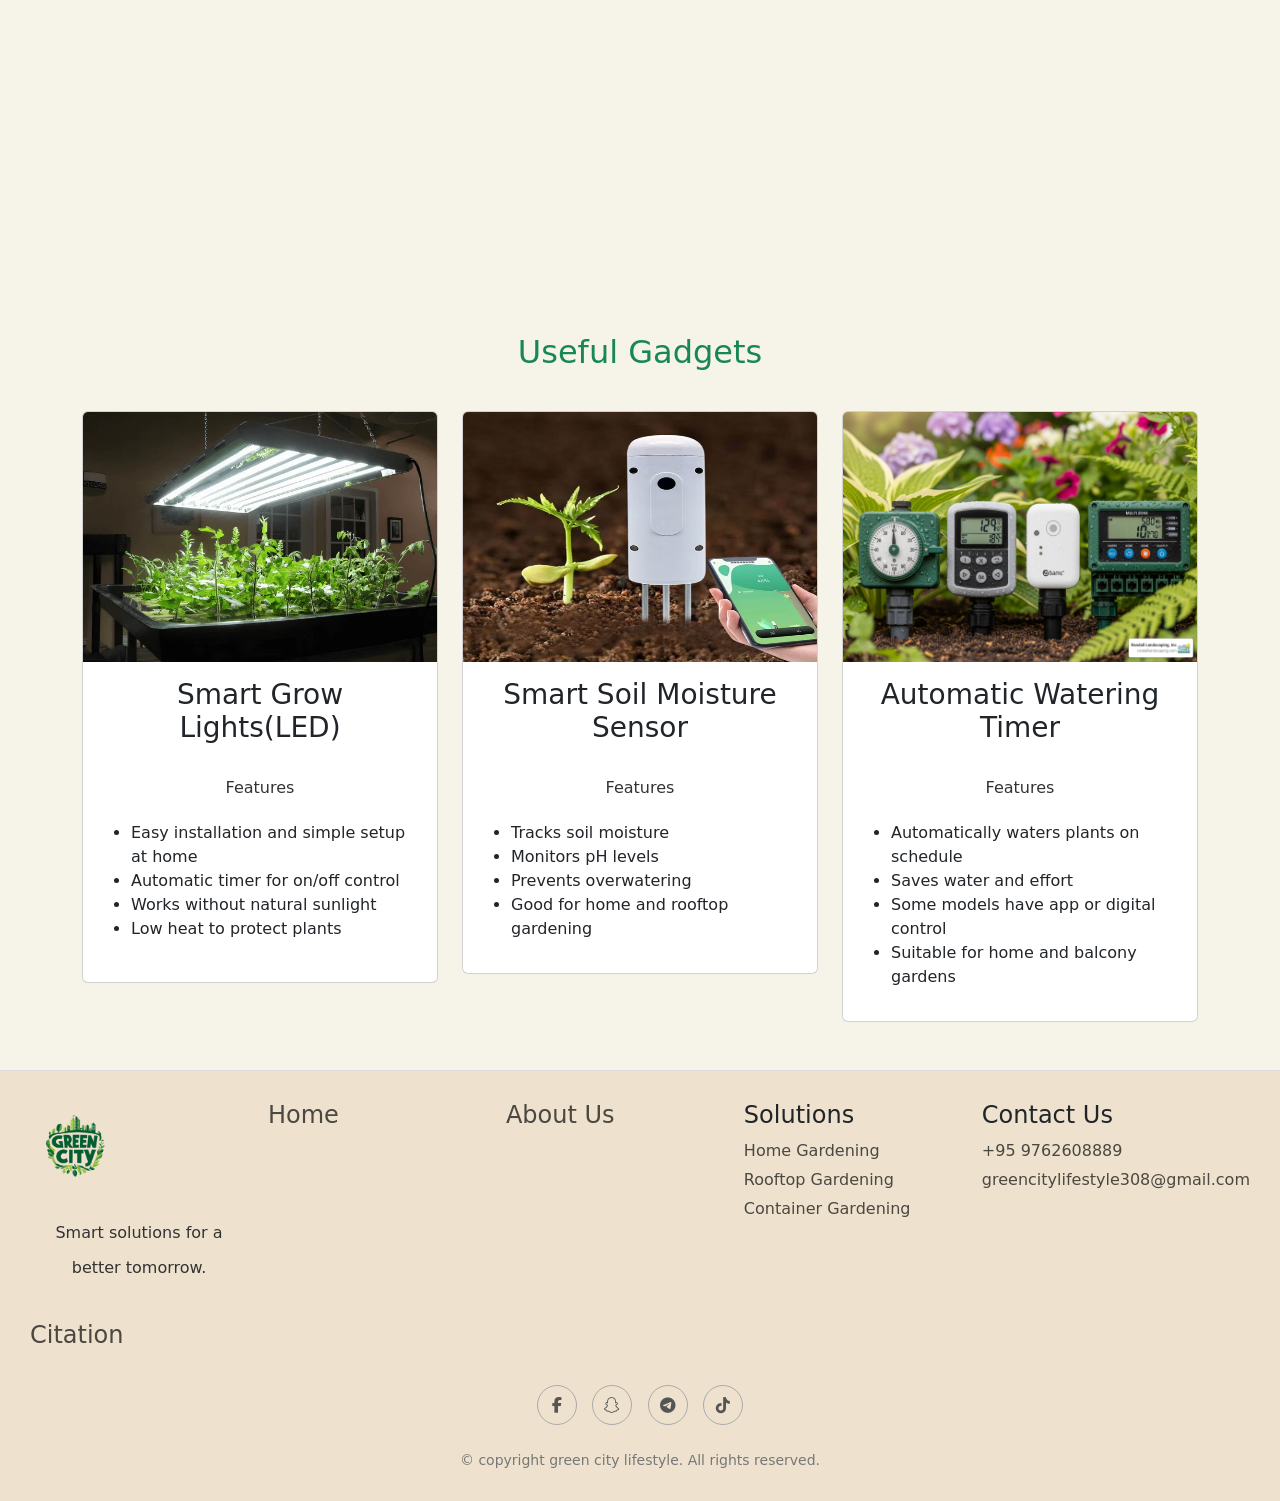
<file: Pages/Homegardening_solution.html>
<!DOCTYPE html>
<html lang="en">

<head>
    <meta charset="UTF-8">
    <meta name="viewport" content="width=device-width, initial-scale=1.0">
    <title>GreenCity | HomeGardening</title>

    <link rel="icon" type="image/x-icon" href="../Img/Nobglogo.png">

    <link rel="stylesheet" href="https://cdnjs.cloudflare.com/ajax/libs/font-awesome/6.5.0/css/all.min.css">

    <link href="https://cdn.jsdelivr.net/npm/bootstrap@5.0.2/dist/css/bootstrap.min.css" rel="stylesheet">
    <script src="https://cdn.jsdelivr.net/npm/@popperjs/core@2.9.2/dist/umd/popper.min.js"></script>
    <script src="https://cdn.jsdelivr.net/npm/bootstrap@5.0.2/dist/js/bootstrap.min.js"> </script>

    <link href="https://unpkg.com/aos@2.3.1/dist/aos.css" rel="stylesheet">
    <script src="https://unpkg.com/aos@2.3.1/dist/aos.js"></script>


    <link rel="stylesheet" href="solution_external.css">

</head>

<body>
    <nav class="navbar navbar-expand-sm navbar-light fixed-top" id="bgcolor">
        <div class="container-fluid">

            <a href="../index.html" class="nav-brand">
                <img src="../Img/Nobglogo.png" alt="Logo" id="Logo">
            </a>

            <button class="navbar-toggler" type="button" data-bs-toggle="collapse" data-bs-target="#mynav">
                <span class="navbar-toggler-icon"></span>
            </button>

            <div class="collapse navbar-collapse justify-content-end" id="mynav">
                <ul class="navbar-nav">
                    <li class="nav-item">
                        <a href="../index.html" class="nav-link border border-dark rounded-pill" id="nav-text">Home</a>
                    </li>
                    <li class="nav-item">
                        <a href="Techniques.html" class="nav-link border border-dark rounded-pill"
                            id="nav-text">Techniques</a>
                    </li>
                    <li class="nav-item dropdown">
                        <a class="nav-link dropdown-toggle border border-dark rounded-pill" data-bs-toggle="dropdown"
                            href="#" id="dropdown">Solutions</a>
                        <ul class="dropdown-menu">
                            <li><a class="dropdown-item" href="Homegardening_solution.html">Home Gardening</a></li>
                            <li><a class="dropdown-item" href="Rooftopgardening_solution.html">RooftTop Gardening</a>
                            </li>
                            <li><a class="dropdown-item" href="Containergardening_solution.html">Container Gardening</a>
                            </li>
                        </ul>
                    </li>
                    <li class="nav-item">
                        <a href="Pbl_Greencity_aboutus.html" class="nav-link border border-dark rounded-pill"
                            id="nav-text">About Us</a>
                    </li>
                    <li class="nav-item">
                        <a href="signinform.html" class="nav-link border border-dark rounded-pill" id="nav-text">Sign
                            in</a>
                    </li>
                    <li class="nav-item">
                        <a href="registeration.html" class="nav-link border border-dark rounded-pill">Register</a>
                    </li>
                    <!-- Navigation items -->
                </ul>
            </div>
        </div>
    </nav>
    <!-- End of navigation bar -->


    <!-- HERO -->
    <section class="hero">

        <div class="hero-text">
            <h1>Home Gardening<br>
                Made Easy</h1>

            <p id="Homegardeningpara">
                Grow fresh plants and vegetables with smart gardening solutions
                for every home.
            </p>

        </div>

        <img src="../Img/HomeGardening.png" alt="Gardening">
    </section>

    <div class="explanation">
        <h1>What is Home Gardening?</h1>
        <p id="Hgp1">
            <span>Home gardening</span> means growing plants, vegetables, fruits, herbs, or flowers at home.
            People can grow plants in their backyard, balcony, rooftop, window area, or even inside the house
            using pots and containers. It is a simple and sustainable way to improve the environment and support
            healthy living. Home gardening can be done by people of all ages and does not require a large space
            or expensive equipment. With proper care, sunlight, water, and soil, plants can grow successfully
            even in small urban areas. Home gardening also helps families produce fresh and organic food for daily
            consumption. Many people practice home gardening to reduce food expenses, improve air quality, and
            create a greener environment around their homes.
        </p>
    </div>


    <!-- SOLUTIONS -->
    <h2 class="section-title">Our Home Gardening</h2>

    <section class="cards-homeg">

        <div class="card-hg">
            <img src="../Img/vertical gardening.webp">

            <div class="card-content-hg">
                <h3>Vertical Gardening</h3>
                <p>
                  Vertical gardening is a planting method where 
                  plants are grown upward on walls, shelves, 
                  hanging pots, trellises, or stacked containers 
                  instead of spreading across the ground. 
                  It is especially useful for homes and urban 
                  areas with limited space, while also helping improve air quality and creating greener environments.
                </p>
            </div>
        </div>

        <div class="card-hg">
            <img src="../Img/indoor gardening.webp">

            <div class="card-content-hg">
                <h3>Indoor Gardening</h3>
                <p id="Indoorgardening">
                  Indoor gardening is the practice of growing plants inside homes, apartments, schools, or offices. 
                  It is a popular gardening method for people who have limited outdoor space or want to bring nature into their indoor environment.
                  Plants are usually grown in pots, containers, hanging baskets, or small indoor systems placed near windows, balconies, or under artificial lights. 
                </p>
            </div>
        </div>

        <div class="card-hg">
            <img src="../Img/Herb_gardening.jpg">

            <div class="card-content-hg">
                <h3>Smart Gardening</h3>
                <p id="smartgardening">
                    Smart gardening uses technology such as automatic watering systems, sensors, and mobile apps to monitor plant health and soil conditions.
                    It helps reduce manual work and improves plant growth efficiency.
                    It helps people take care of plants more easily and efficiently by reducing manual work and improving plant health. 
                </p>
            </div>
        </div>

    </section>
    <!-- Benefits -->

    <h1 class="title-b">Benefits of Home Gardening</h1>

    <div class="box-b">

        <!-- Benefit 1 -->
        <div class="card-b">

            <img src="../Img/indoor-air-quality.jpg">
            <div class="content-b">

                <h2>Better Air Quality</h2>

                <p>
                    Plants in home gardens help clean the air by absorbing carbon dioxide and releasing oxygen. They
                    also reduce dust and pollution, making the environment fresher and healthier for families.
                </p>

            </div>

        </div>

        <!-- Benefit 2 -->
        <div class="card-b">

            <img src="../Img/Healthy food.webp">

            <div class="content-b">

                <h2>Fresh and Healthy Food</h2>

                <p>
                    Home gardening allows people to grow fresh vegetables, fruits, and herbs without harmful chemicals.
                    This provides healthier food, saves money, and ensures better nutrition for the family.
                </p>

            </div>

        </div>

        <!-- Benefit 3 -->
        <div class="card-b">

            <img src="../Img/family_bonding.webp">

            <div class="content-b">

                <h2>Family Bonding and Stress Relief</h2>

                <p>
                    Gardening is a fun activity that family members can do together. It helps people relax, reduces
                    stress, and encourages children to learn about nature and responsibility.
                </p>

            </div>

        </div>

    </div>
    <br>
    <br>

    <div class="container" id="challenges">

        <h2>Challenges</h2>

        <div class="challenge">
            Needs frequent watering and strong support structures.
        </div>

        <div class="challenge">
            Limited sunlight and small growing space.
        </div>

        <div class="challenge">
            Expensive and depends on technology.
        </div>

    </div>
    <br>

    <h2 class="text-success">Educational Videos</h2>
    <section class="youtube">
        <div>
            <iframe width="580" height="366" src="https://www.youtube.com/embed/nccV__8Pb9U"
                title="Top 8 Vegetables to Grow at Home | Small space gardening" frameborder="0"
                allow="accelerometer; autoplay; clipboard-write; encrypted-media; gyroscope; picture-in-picture; web-share"
                referrerpolicy="strict-origin-when-cross-origin" allowfullscreen></iframe>
        </div>

        <div>
            <iframe width="600" height="366" src="https://www.youtube.com/embed/v5ElJHw7deY"
                title="15 Easy Vegetables you can grow at Home | Small space kitchen garden at home" frameborder="0"
                allow="accelerometer; autoplay; clipboard-write; encrypted-media; gyroscope; picture-in-picture; web-share"
                referrerpolicy="strict-origin-when-cross-origin" allowfullscreen></iframe>
        </div>
    </section>


    <h2 class="text-success">Useful Gadgets</h2>
    <br>
    <!-- Start of Gadgets  -->
    <div class="container">
            <div class="row">
                <div class="col-md-4 col-sm-6">
                    <div class="card">
                        <img src="../Img/smart growing lights.webp" class="card-img-top" alt="Self-watering_planters" height="250px">
                        <div class="card-body">
                            <h3>Smart Grow Lights(LED)</h3>
                            <p class="card-text">
                                 <spam>Features</spam>
                            </p>
                            <ul>
                                <li>Easy installation and simple setup at home</li>
                                <li>Automatic timer for on/off control</li>
                                <li>Works without natural sunlight</li>
                                <li>Low heat to protect plants</li>
                            </ul>
                            </p>
                        </div>
                    </div>
                </div>
 
 
                <div class="col-md-4 col-sm-6">
                    <div class="card">
                        <img src="../Img/soil_moisture_sensor.avif" class="card-img-top" alt="Soil_moisture_sendsor" height="250px">
                        <div class="card-body" id="first_layer">
                            <h3>Smart Soil Moisture Sensor</h3>
                            <p class="card-text">
                                <spam>Features</spam>
                            </p>
                            <ul>
                                <li>Tracks soil moisture</li>
                                <li>Monitors pH levels</li>
                                <li>Prevents overwatering</li>
                                <li>Good for home and rooftop gardening</li>
                            </ul>
                        </div>
                    </div>
                </div>
 
                <div class="col-md-4 col-sm-6">
                    <div class="card">
                        <img src="../Img/automatic watering timer.jpg" class="card-img-top" alt="Smart_Sprinkler_Controller" height="250px">
                        <div class="card-body" id="first_layer2">
                            <h3>Automatic Watering Timer</h3>
                            <p class="card-text">
                                <spam>Features</spam>
                            </p>
                            <ul>
                                <li>Automatically waters plants on schedule</li>
                                <li>Saves water and effort</li>
                                <li>Some models have app or digital control</li>
                                <li>Suitable for home and balcony gardens</li>
                            </ul>
                        </div>
                    </div>
                </div>
            </div>
        </div>

    <br>
    <br>

    <!-- FOOTER -->
    <!-- Footer -->
    <div class="footer">
        <div class="footer-grid">
            <div>
                <a href="../index.html"><img src="../Img/Nobglogo.png" alt="" class="col-sm-5"></a>
                <p>Smart solutions for a better tomorrow.</p>
            </div>

             <div >
                <h4><a href="../index.html">Home</a></h4>
                <!-- <a href="#"></a> -->
                <!-- <a href="#" class="animation">Features</a> -->
            </div>

            <div >
                <h4><a href="Pbl_Greencity_aboutus.html"> About Us</a></h4>
                <!-- <a href="#" class="animation">Email</a>
                <a href="#" class="animation">Address</a>
                <a href="#" class="animation">Phone Number</a> -->
            </div>

            <div>
                <h4>Solutions</h4>
                <a href="Homegardening_solution.html" class="animation">Home Gardening</a>
                <a href="Rooftopgardening_solution.html" class="animation">Rooftop Gardening</a>
                <a href="Containergardening_solution.html" class="animation">Container Gardening</a>
            </div>

            <div>
                <h4>Contact Us</h4>
                <a href="#" class="animation">+95 9762608889</a>
                <a href="#" class="animation">greencitylifestyle308@gmail.com</a>
            </div>

            <div>
                <h4><a href="../GreenCity_Lifestyle_File.docx">Citation</a></h4>
            </div>
        </div>

        <div class="social-icons">
            <a href="https://www.facebook.com/"><i class="fab fa-facebook-f"></i></a>
            <a href="https://www.snapchat.com/"><i class="fab fa-snapchat-ghost"></i></a>
            <a href="https://web.telegram.org/a/"><i class="fab fa-telegram-plane"></i></a>
            <a href="https://www.tiktok.com/en/"><i class="fab fa-tiktok"></i></a>
        </div>

        <div class="bottom-bar">
            © copyright green city lifestyle. All rights reserved.
        </div>

    </div>



    <script>
        AOS.init();
    </script>

</body>

</html>
</file>
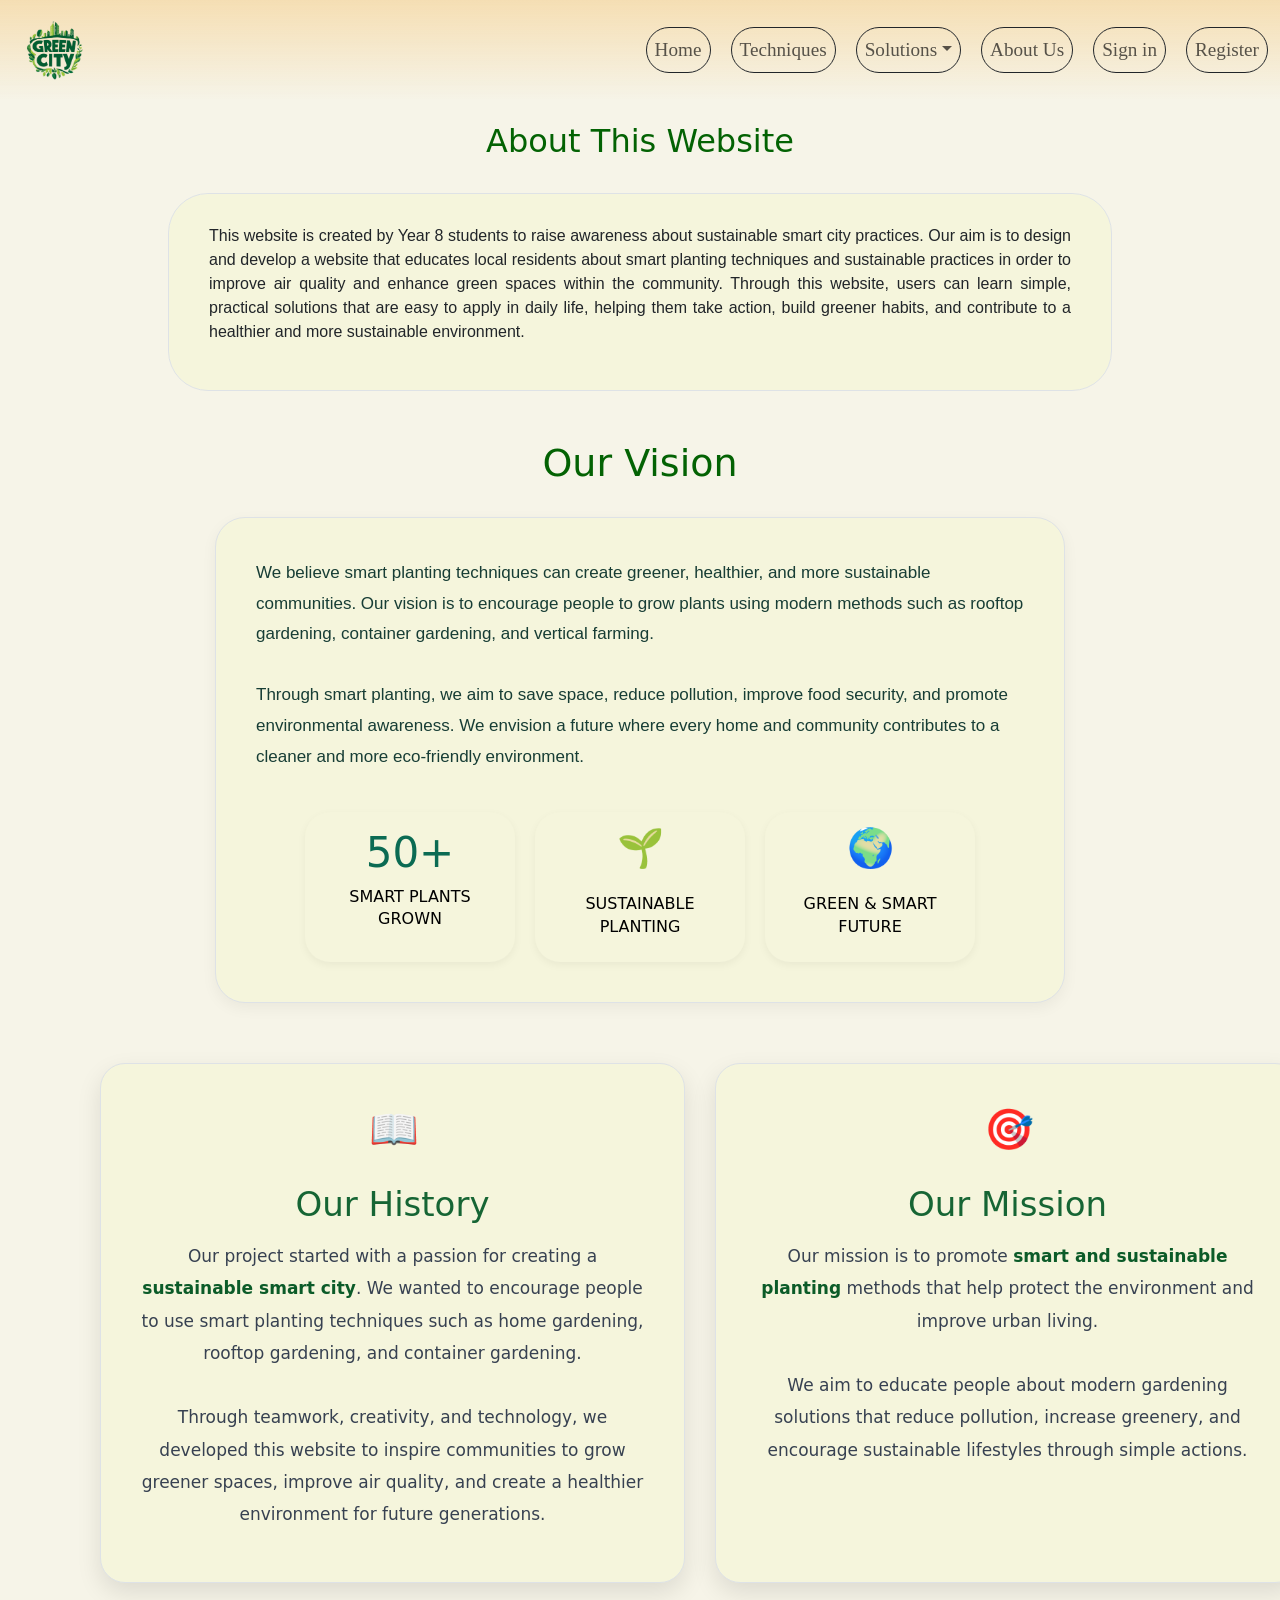
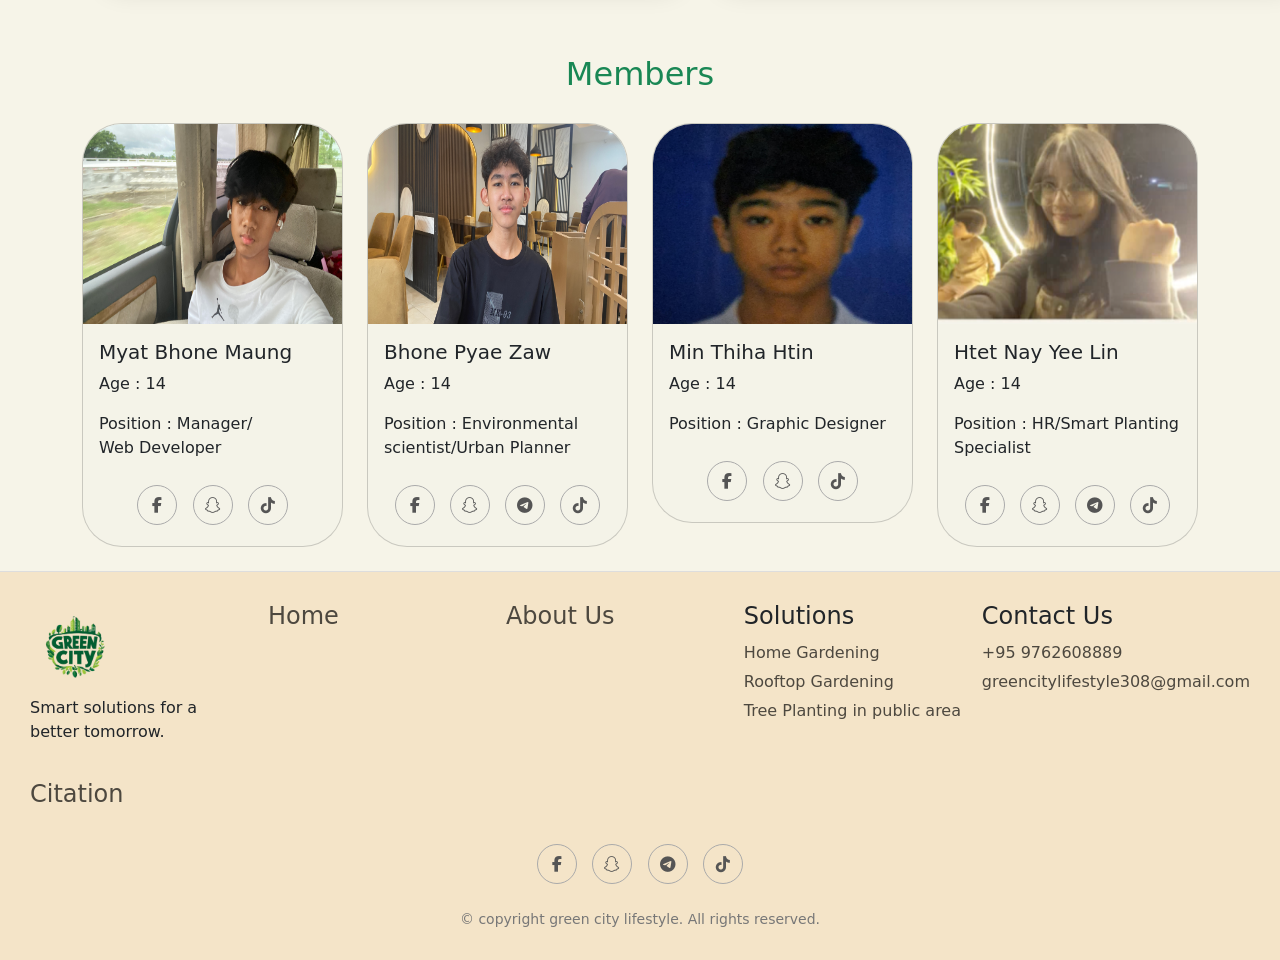
<file: Pages/Pbl_Greencity_aboutus.html>
<!DOCTYPE html>
<html lang="en">

<head>
    <meta charset="UTF-8">
    <meta name="viewport" content="width=device-width, initial-scale=1.0">
    <title>GreenCity | About Us</title>

    <link rel="icon" type="image/x-icon" href="../Img/Nobglogo.png">

    <link rel="stylesheet" href="https://cdnjs.cloudflare.com/ajax/libs/font-awesome/6.5.0/css/all.min.css">

    <link href="https://cdn.jsdelivr.net/npm/bootstrap@5.0.2/dist/css/bootstrap.min.css" rel="stylesheet">
    <script src="https://cdn.jsdelivr.net/npm/@popperjs/core@2.9.2/dist/umd/popper.min.js"></script>
    <script src="https://cdn.jsdelivr.net/npm/bootstrap@5.0.2/dist/js/bootstrap.min.js"> </script>

    <link href="https://unpkg.com/aos@2.3.1/dist/aos.css" rel="stylesheet">
    <script src="https://unpkg.com/aos@2.3.1/dist/aos.js"></script>

    <link rel="stylesheet" href="../Pbl_external.css">
</head>

<body>
    <nav class="navbar navbar-expand-sm navbar-light fixed-top" id="bgcolor">
        <div class="container-fluid">

            <a href="../Index.html" class="nav-brand">
                <img src="../Img/Nobglogo.png" alt="Logo" id="Logo">
            </a>

            <button class="navbar-toggler" type="button" data-bs-toggle="collapse" data-bs-target="#mynav">
                <span class="navbar-toggler-icon"></span>
            </button>

            <div class="collapse navbar-collapse justify-content-end" id="mynav">
                <ul class="navbar-nav">
                    <li class="nav-item">
                        <a href="../Index.html" class="nav-link border border-dark rounded-pill" id="nav-text">Home</a>
                    </li>
                    <li class="nav-item">
                        <a href="Techniques.html" class="nav-link border border-dark rounded-pill" id="nav-text">Techniques</a>
                    </li>
                    <li class="nav-item dropdown">
                        <a class="nav-link dropdown-toggle border border-dark rounded-pill" data-bs-toggle="dropdown"
                            href="#" id="dropdown">Solutions</a>
                        <ul class="dropdown-menu">
                            <li>
                                <a class="dropdown-item" href="Homegardening_solution.html">Home Gardening</a>
                            </li>
                            <li>
                                <a class="dropdown-item" href="Rooftopgardening_solution.html">RooftTop Gardening</a>
                            </li>
                            <li>
                                <a class="dropdown-item" href="Containergardening_solution.html">Container Gardening</a>
                            </li>
                        </ul>
                    </li>
                    <li class="nav-item">
                        <a href="Pbl_Greencity_aboutus.html" class="nav-link border border-dark rounded-pill" id="nav-text">About Us</a>
                    </li>
                    <li class="nav-item">
                        <a href="signinform.html" class="nav-link border border-dark rounded-pill" id="nav-text">Sign in</a>
                    </li>
                    <li class="nav-item">
                        <a href="registeration.html" class="nav-link border border-dark rounded-pill">Register</a>
                    </li>
                    <!-- Navigation items -->
                </ul>
            </div>
        </div>
    </nav>
    <!-- End of navigation bar -->

    <br>
    <br>
    <br>

    <div class="abCnt">

        <h2 id="Title2">About This Website</h2>

        <div id="website" data-aos="fade-up" data-aos-anchor-placement="center-bottom" class="border">
            <p id="paragraph" data-aos="fade-up" data-aos-anchor-placement="center-bottom">This website is created by
                Year 8 students
                to raise awareness about sustainable smart
                city practices. Our aim is to design and develop
                a website that educates local residents about
                smart planting techniques and sustainable practices
                in order to improve air quality and enhance green
                spaces within the community. Through this website,
                users can learn simple, practical solutions that
                are easy to apply in daily life, helping them
                take action, build greener habits, and contribute
                to a healthier and more sustainable environment.
            </p>
        </div>
    </div>

    <!-- vision -->

    <h1 class="section-title-v">Our Vision</h1>

    <div class="vision-box-v border">

        <div class="vision-text-v">
            We believe smart planting techniques can create greener, healthier, and more sustainable communities.
            Our vision is to encourage people to grow plants using modern methods such as rooftop gardening,
            container gardening, and vertical farming.
            <br><br>
            Through smart planting, we aim to save space, reduce pollution, improve food security, and promote
            environmental awareness. We envision a future where every home and community contributes to a cleaner
            and more eco-friendly environment.
        </div>

        <div class="cards-v">

            <div class="card-v">
                <h1>50+</h1>
                <p>SMART PLANTS<br>GROWN</p>
            </div>

            <div class="card-v">
                <div class="emoji-v">🌱</div>
                <p>SUSTAINABLE<br>PLANTING</p>
            </div>

            <div class="card-v">
                <div class="emoji-v">🌍</div>
                <p>GREEN & SMART<br>FUTURE</p>
            </div>

        </div>

    </div>

    <!-- End of Vision -->


    <!-- Start of Mission & History  -->

    <div class="container-h">

        <!-- HISTORY -->

        <div class="card-h border">

            <div class="icon-h">📖</div>

            <h2 class="title-h">Our History</h2>

            <p class="text-h">
                Our project started with a passion for creating a
                <span class="highlight-h">sustainable smart city</span>.
                We wanted to encourage people to use smart planting techniques
                such as home gardening, rooftop gardening, and container gardening.
                <br><br>
                Through teamwork, creativity, and technology, we developed this website
                to inspire communities to grow greener spaces, improve air quality,
                and create a healthier environment for future generations.
            </p>

        </div>

        <!-- MISSION -->

        <div class="card-h border">

            <div class="icon-h">🎯</div>

            <h2 class="title-h">Our Mission</h2>

            <p class="text-h">
                Our mission is to promote
                <span class="highlight-h">smart and sustainable planting</span>
                methods that help protect the environment and improve urban living.
                <br><br>
                We aim to educate people about modern gardening solutions that reduce pollution,
                increase greenery, and encourage sustainable lifestyles through simple actions.
            </p>

        </div>
    </div>

    <!-- End of Mission & History  -->
    <br>
    <br>
    <br>


<h2 class="text-success" id="member">Members</h2>
    <!-- Start of About us  -->
    <div class="container">
        <div class="row row-col-3 row-col-md-4">

            <div class="col">
                <div class="card">
                    <img src="../Img/Lewis.JPG" class="card-img-top" alt="members" id="mbm">
                    <div class="card-body">
                        <h5 class="card-title">Myat Bhone Maung</h5>
                        <p class="card-text-1">Age : 14</p>
                        <p class="card-text-3">Position : Manager/ <br> Web Developer</p>

                        <div class="social-icons">
                            <a href="https://www.facebook.com/share/1CNGb4YMQF/?mibextid=LQQJ4d"><i class="fab fa-facebook-f"></i></a>
                            <a href="https://snapchat.com/t/BkusGUtC"><i class="fab fa-snapchat-ghost"></i></a>
                            <a href="https://www.tiktok.com/@lewis.co.m24?is_from_webapp=1&sender_device=pc"><i class="fab fa-tiktok"></i></a>
                        </div>
                    </div>
                </div>
            </div>

            <div class="col">
                <div class="card">
                    <img src="../Img/Bhone.JPG" class="card-img-top" alt="members" id="bpz">
                    <div class="card-body">
                        <h5 class="card-title">Bhone Pyae Zaw</h5>
                        <p class="card-text-1" id="bpzage">Age : 14</p>
                        <p class="card-text-3">Position : Environmental scientist/Urban Planner</p>

                        <div class="social-icons">
                            <a href="https://www.facebook.com/bhone.pyae.442198?mibextid=wwXIfr&mibextid=wwXIfr"><i class="fab fa-facebook-f"></i></a>
                            <a href="https://snapchat.com/t/qpz47AGt"><i class="fab fa-snapchat-ghost"></i></a>
                            <a href="https://t.me/B_P_Z09"><i class="fab fa-telegram-plane"></i></a>
                            <a href="https://www.tiktok.com/@ze_for_bac90"><i class="fab fa-tiktok"></i></a>
                        </div>
                    </div>
                </div>
            </div>

            <div class="col">
                <div class="card">
                    <img src="../Img/Mthh.png" class="card-img-top" alt="members" id="mthh">
                    <div class="card-body">
                        <h5 class="card-title">Min Thiha Htin</h5>
                        <p class="card-text-1">Age : 14</p>
                        <p class="card-text-3">Position : Graphic Designer</p>

                         <div class="social-icons">
                            <a href="#"><i class="fab fa-facebook-f"></i></a>
                            <a href="#"><i class="fab fa-snapchat-ghost"></i></a>
                            <a href="#"><i class="fab fa-tiktok"></i></a>
                        </div>
                    </div>
                </div>
            </div>

            <div class="col">
                <div class="card">
                    <img src="../Img/hnyl.png" class="card-img-top" alt="members" id="hnyl">
                    <div class="card-body">
                        <h5 class="card-title">Htet Nay Yee Lin</h5>
                        <p class="card-text-1">Age : 14</p>
                        <p class="card-text-3">Position : HR/Smart Planting Specialist</p>
                        <div class="social-icons">
                            <a href="https://www.facebook.com/share/1B87mBzNkh/?mibextid=wwXIfr"><i class="fab fa-facebook-f"></i></a>
                            <a href="https://snapchat.com/t/yMZHFWaJ"><i class="fab fa-snapchat-ghost"></i></a>
                            <a href="https://t.me/canyouleave_hny"><i class="fab fa-telegram-plane"></i></a>
                            <a href="https://www.tiktok.com/@shes_hnyl?_r=1&_t=ZS-96dJVt0ixLI"><i class="fab fa-tiktok"></i></a>
                        </div>
                    </div>
                </div>
            </div>
        </div>
    </div>
    <br>


    <!-- FOOTER -->
    <!-- Footer -->
    <div class="footer">
        <div class="footer-grid">
            <div>
                <a href="../index.html"><img src="../Img/Nobglogo.png" alt="" class="col-sm-5"></a>
                <p id="slogan">Smart solutions for a better tomorrow.</p>
            </div>

            <div >
                <h4><a href="../index.html">Home</a></h4>
                <!-- <a href="#"></a> -->
                <!-- <a href="#" class="animation">Features</a> -->
            </div>

            <div >
                <h4><a href="Pbl_Greencity_aboutus.html"> About Us</a></h4>
                <!-- <a href="greencitylifestyle308@gmail.com" class="animation">Email</a>
                <a href="#" class="animation">Address</a>
                <a href="#" class="animation">Phone Number</a> -->
            </div>

            <div>
                <h4>Solutions</h4>
                <a href="Homegardening_solution.html" class="animation">Home Gardening</a>
                <a href="Rooftopgardening_solution.html" class="animation">Rooftop Gardening</a>
                <a href="Containergardening_solution.html" class="animation">Tree Planting in public area</a>
            </div>

            <div>
                <h4>Contact Us</h4>
                <a href="#" class="animation">+95 9762608889</a>
                <a href="#" class="animation">greencitylifestyle308@gmail.com</a>
            </div>

            <div>
                <h4><a href="../GreenCity_Lifestyle_File.docx">Citation</a></h4>
            </div>
        </div>

        <div class="social-icons">
            <a href="https://www.facebook.com/"><i class="fab fa-facebook-f"></i></a>
            <a href="https://www.snapchat.com/"><i class="fab fa-snapchat-ghost"></i></a>
            <a href="https://web.telegram.org/a/"><i class="fab fa-telegram-plane"></i></a>
            <a href="https://www.tiktok.com/en/"><i class="fab fa-tiktok"></i></a>
        </div>

        <div class="bottom-bar">
            © copyright green city lifestyle. All rights reserved.
        </div>
    </div>
    </div>

    <script>
        AOS.init();
    </script>

</body>

</html>
</file>
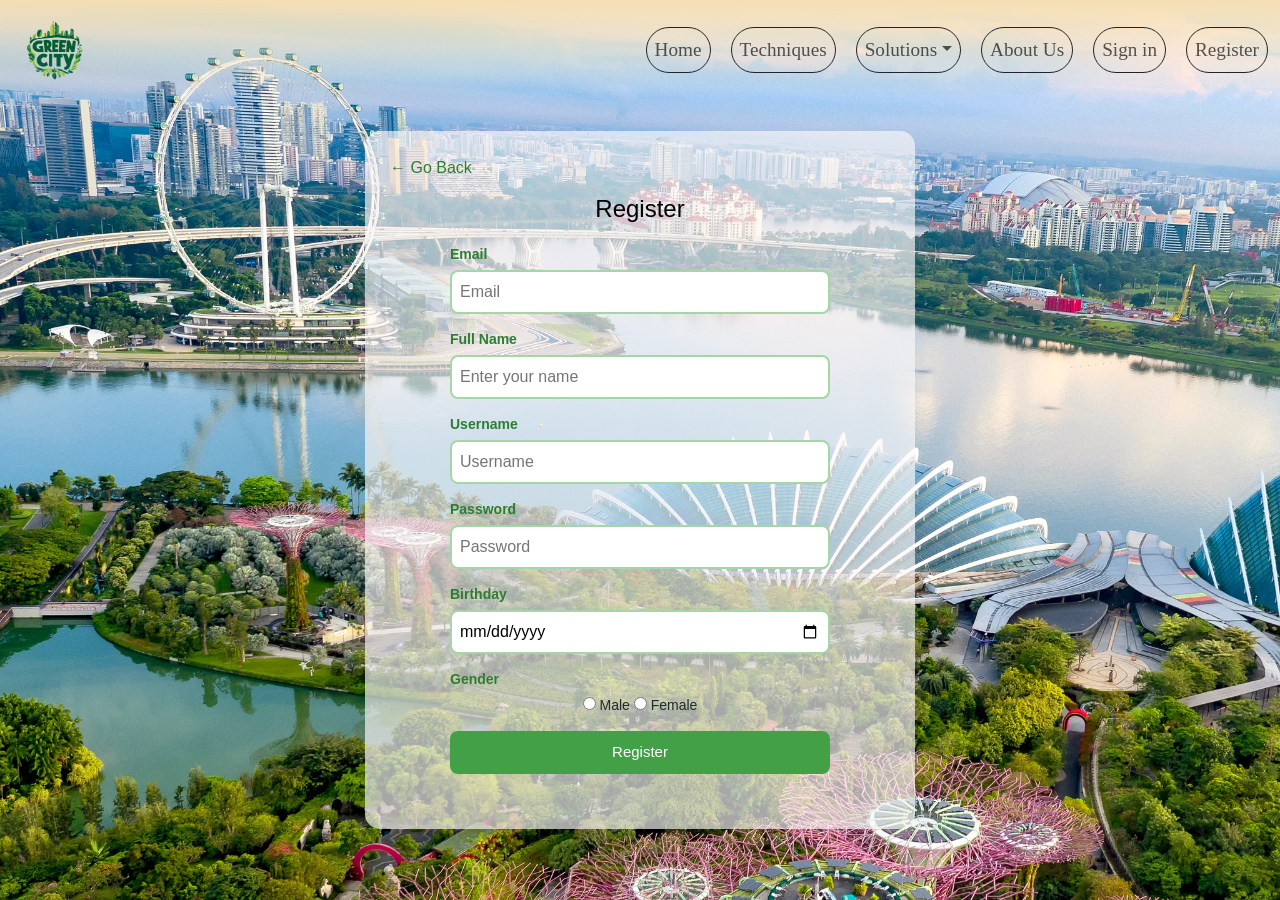
<file: Pages/registeration.html>
<!DOCTYPE html>
<html lang="en">

<head>
    <meta charset="UTF-8">
    <meta name="viewport" content="width=device-width, initial-scale=1.0">
    <title>GreenCity | Techniques</title>

    <link rel="icon" type="image/x-icon" href="../Img/Nobglogo.png">

    <link rel="stylesheet" href="https://cdnjs.cloudflare.com/ajax/libs/font-awesome/6.5.0/css/all.min.css">

    <link href="https://cdn.jsdelivr.net/npm/bootstrap@5.0.2/dist/css/bootstrap.min.css" rel="stylesheet">
    <script src="https://cdn.jsdelivr.net/npm/@popperjs/core@2.9.2/dist/umd/popper.min.js"></script>
    <script src="https://cdn.jsdelivr.net/npm/bootstrap@5.0.2/dist/js/bootstrap.min.js"> </script>

    <link rel="stylesheet" href="Techniques_external.css">

    <style>
        body{
            display: flex;
            justify-content: center;
            align-items: center;
            height: 100vh;
            background-image: url(../Img/singapore.jpg);
            background-repeat: no-repeat;
            background-size: cover;
        }
 
        .form-box-r{
            width: 320px;
            background: rgba(252, 250, 250, 0.665);
            padding: 25px;
            border-radius: 15px;
            position: relative;
            margin-top: 60px;
            width: 550px;
        }

        #form{
            padding-left: 60px;
            padding-right: 60px;
            padding-bottom: 30px;
        }
 
        .back-btn-r{
            text-decoration: none;
            color: #2e7d32;;
            display: inline-block;
            margin-bottom: 15px;
        }
 
        .back-btn-r:hover{
            color: #1b5e20;
        }
 
        .title-r{
            text-align: center;
            color: black;
            margin-bottom: 20px;
            font-size: 24px;
        }
 
        .label-r{
            display: block;
            margin-bottom: 5px;
            font-weight: bold;
            color: #2e7d32;
            font-size: 14px;
        }
 
        .input-r,
        .textarea-r,
        .select-r{
            width: 100%;
            padding: 8px;
            margin-bottom: 15px;
            border: 2px solid #a5d6a7;
            border-radius: 8px;
            outline: none;
            box-sizing: border-box;
        }
 
        .input-r:focus,
        .textarea-r:focus,
        .select-r:focus{
            border-color: #2e7d32;
        }
 
        .gender-r{
            text-align: center;
            margin-bottom: 15px;
            font-size: 14px;
        }
 
        .btn-r{
            width: 100%;
            padding: 10px;
            background: #43a047;
            color: white;
            border: none;
            border-radius: 8px;
            font-size: 15px;
            cursor: pointer;
        }
 
        .btn-r:hover{
            background: #2e7d32;
        }
    </style>

</head>

<body>
    <nav class="navbar navbar-expand-sm navbar-light fixed-top" id="navbgcolor">
        <div class="container-fluid">

            <a href="../index.html" class="nav-brand">
                <img src="../Img/Nobglogo.png" alt="Logo" id="Logo" >
            </a>

            <button class="navbar-toggler" type="button" data-bs-toggle="collapse" data-bs-target="#mynav">
                <span class="navbar-toggler-icon"></span>
            </button>

            <div class="collapse navbar-collapse justify-content-end" id="mynav">
                <ul class="navbar-nav">
                    <li class="nav-item">
                        <a href="../index.html" class="nav-link border border-dark rounded-pill" id="nav-text">Home</a>
                    </li>
                    <li class="nav-item">
                        <a href="Techniques.html" class="nav-link border border-dark rounded-pill" id="nav-text">Techniques</a>
                    </li>
                    <li class="nav-item dropdown">
                        <a class="nav-link dropdown-toggle border border-dark rounded-pill" data-bs-toggle="dropdown"
                            href="#" id="dropdown">Solutions</a>
                        <ul class="dropdown-menu">
                            <li><a class="dropdown-item" href="Homegardening_solution.html">Home Gardening</a></li>
                            <li><a class="dropdown-item" href="Rooftopgardening_solution.html">RooftTop Gardening</a></li>
                            <li><a class="dropdown-item" href="Containergardening_solution.html">Container Gardening</a></li>
                        </ul>
                    </li>
                    <li class="nav-item">
                        <a href="Pbl_Greencity_aboutus.html" class="nav-link border border-dark rounded-pill" id="nav-text">About Us</a>
                    </li>
                    <li class="nav-item">
                        <a href="signinform.html" class="nav-link border border-dark rounded-pill" id="nav-text">Sign in</a>
                    </li>
                    <li class="nav-item">
                        <a href="registeration.html" class="nav-link border border-dark rounded-pill">Register</a>
                    </li>
                    <!-- Navigation items -->
                </ul>
            </div>
        </div>
    </nav>
    <!-- End of navigation bar -->
 
    <div class="form-box-r">
 
        <!-- Go Back Button -->
        <a href="signinform.html" class="back-btn-r">← Go Back</a>
 
        <h2 class="title-r">Register</h2>
 
        <form id="form">

            
            <label class="label-r">Email</label>
            <input type="email" class="input-r" placeholder="Email">
 
            <label class="label-r">Full Name</label>
            <input type="text" class="input-r" placeholder="Enter your name">
 
            <label class="label-r">Username</label>
            <input type="text" class="input-r" placeholder="Username">
 
            <label class="label-r">Password</label>
            <input type="password" class="input-r" placeholder="Password">
 
            <label class="label-r">Birthday</label>
            <input type="date" class="input-r">
 
            <label class="label-r">Gender</label>
            <div class="gender-r">
                <input type="radio" name="gender"> Male
                <input type="radio" name="gender"> Female
            </div>
 
            <button class="btn-r">Register</button>
 
        </form>
 
    </div>
 

</body>
</html>
</file>
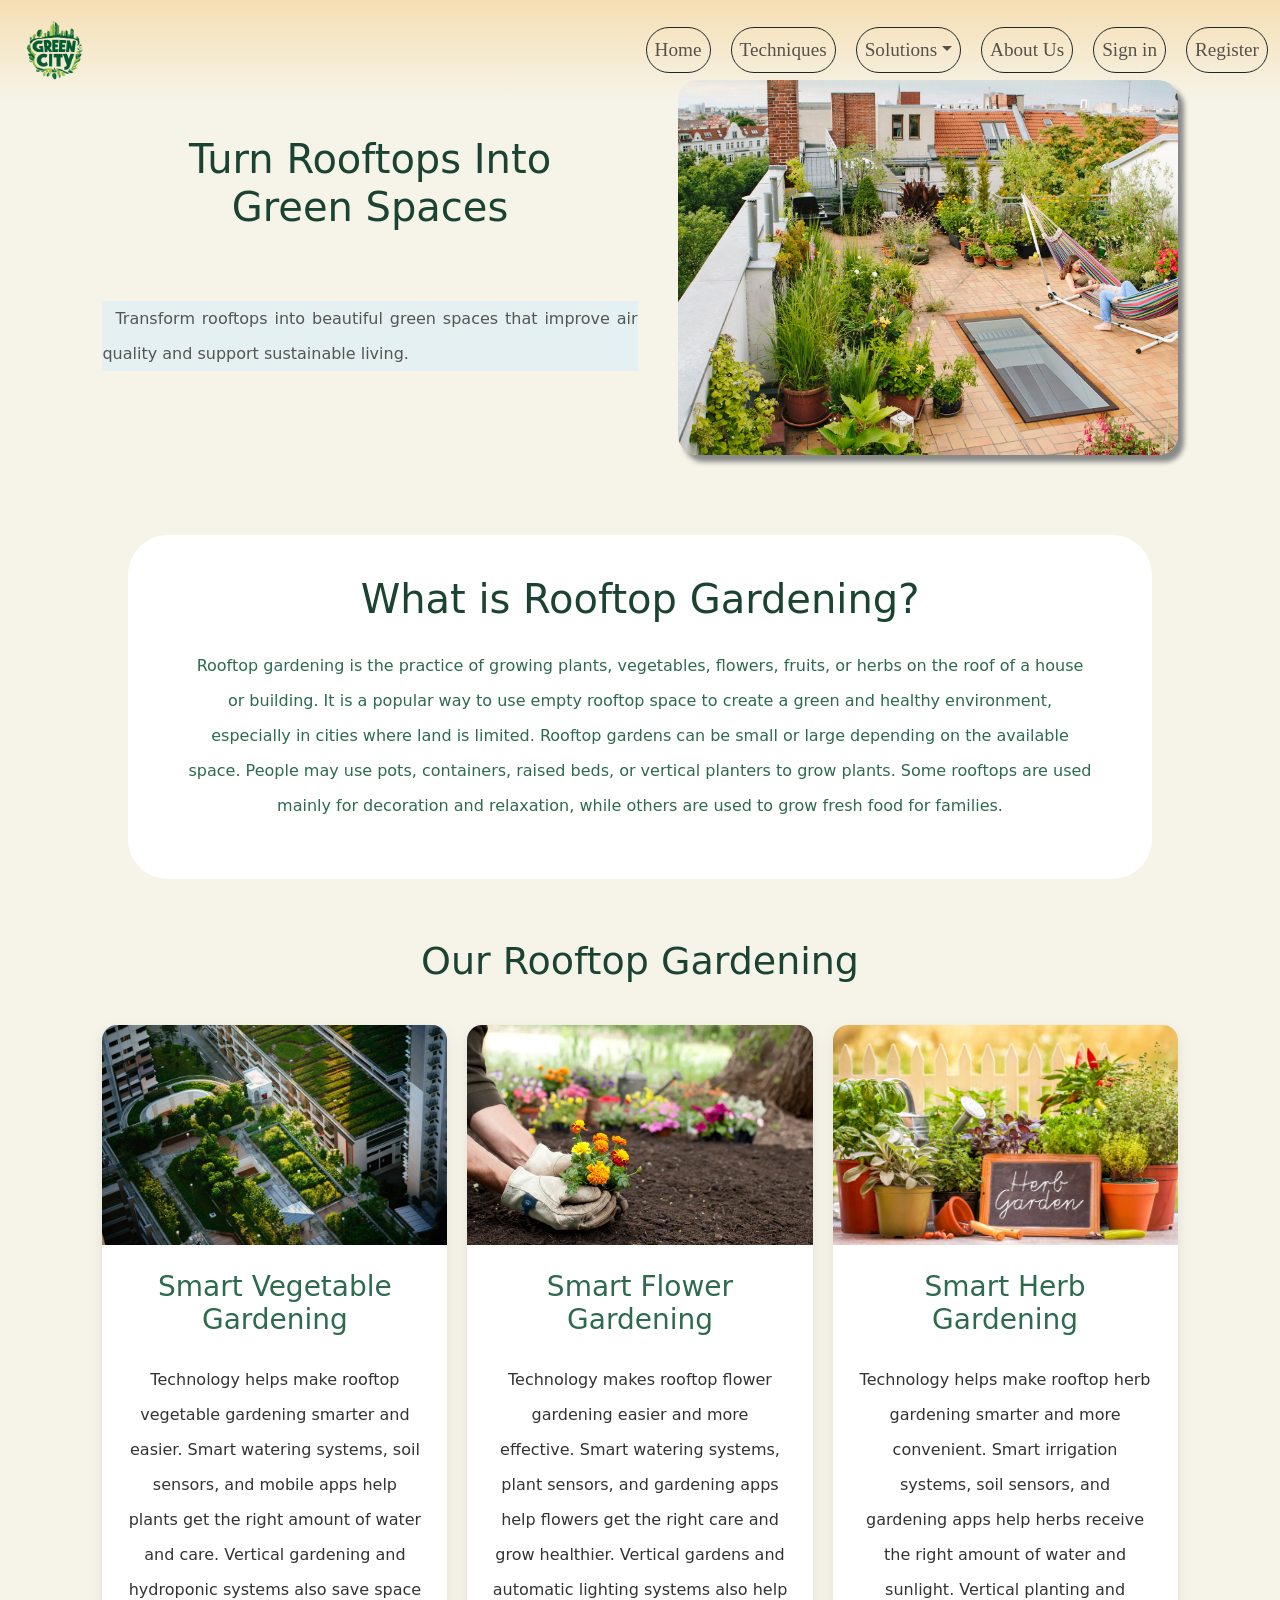
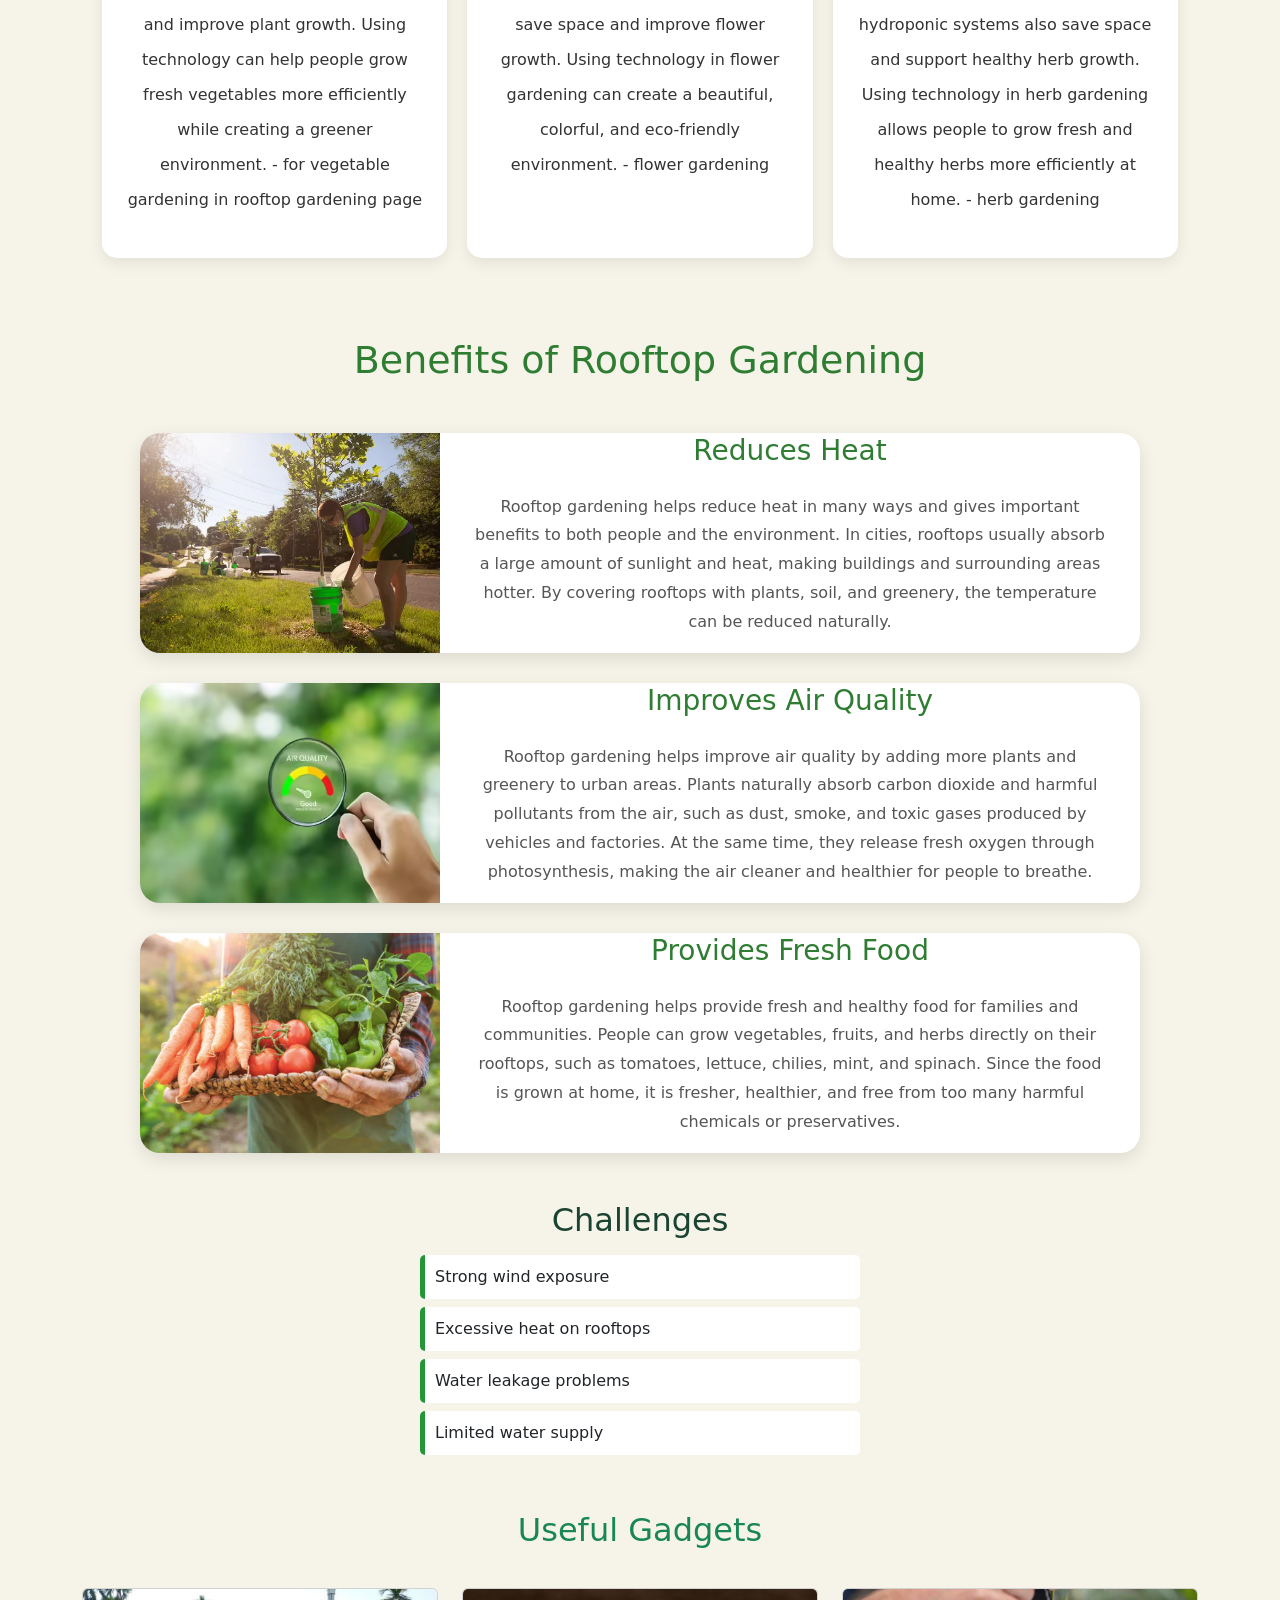
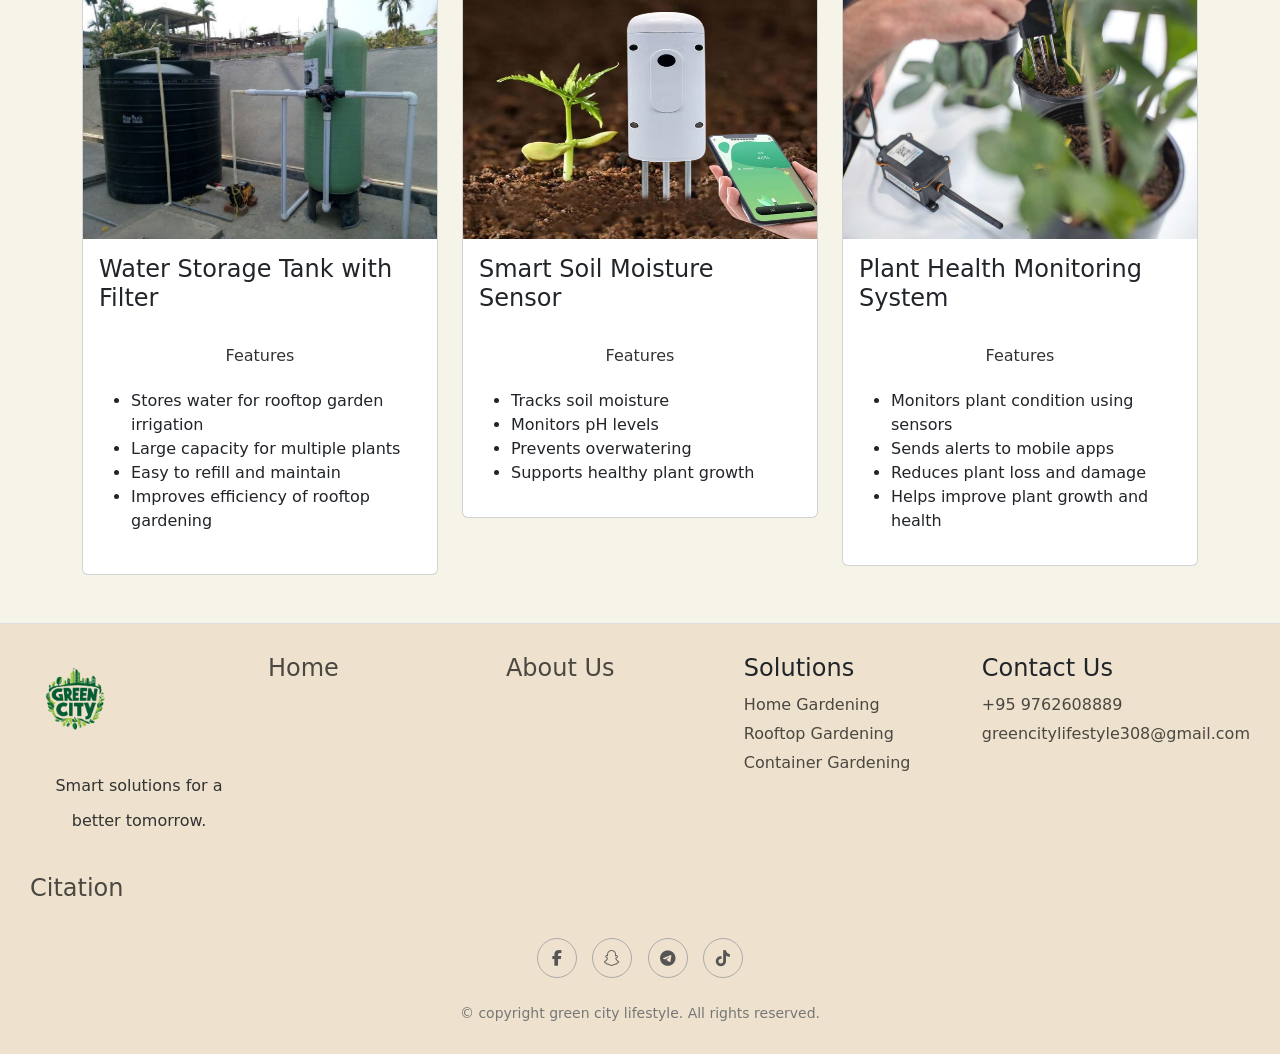
<file: Pages/Rooftopgardening_solution.html>
<!DOCTYPE html>
<html lang="en">

<head>
    <meta charset="UTF-8">
    <meta name="viewport" content="width=device-width, initial-scale=1.0">
    <title>GreenCity | RooftopGardening</title>

    <link rel="icon" type="image/x-icon" href="../Img/Nobglogo.png">

    <link rel="stylesheet" href="https://cdnjs.cloudflare.com/ajax/libs/font-awesome/6.5.0/css/all.min.css">

    <link href="https://cdn.jsdelivr.net/npm/bootstrap@5.0.2/dist/css/bootstrap.min.css" rel="stylesheet">
    <script src="https://cdn.jsdelivr.net/npm/@popperjs/core@2.9.2/dist/umd/popper.min.js"></script>
    <script src="https://cdn.jsdelivr.net/npm/bootstrap@5.0.2/dist/js/bootstrap.min.js"> </script>

    <link rel="stylesheet" href="solution_external.css">

</head>

<body>
    <nav class="navbar navbar-expand-sm navbar-light fixed-top" id="bgcolor">
        <div class="container-fluid">

            <a href="../index.html" class="nav-brand">
                <img src="../Img/Nobglogo.png" alt="Logo" id="Logo">
            </a>

            <button class="navbar-toggler" type="button" data-bs-toggle="collapse" data-bs-target="#mynav">
                <span class="navbar-toggler-icon"></span>
            </button>

            <div class="collapse navbar-collapse justify-content-end" id="mynav">
                <ul class="navbar-nav">
                    <li class="nav-item">
                        <a href="../index.html" class="nav-link border border-dark rounded-pill" id="nav-text">Home</a>
                    </li>
                    <li class="nav-item">
                        <a href="Techniques.html" class="nav-link border border-dark rounded-pill"
                            id="nav-text">Techniques</a>
                    </li>
                    <li class="nav-item dropdown">
                        <a class="nav-link dropdown-toggle border border-dark rounded-pill" data-bs-toggle="dropdown"
                            href="#" id="dropdown">Solutions</a>
                        <ul class="dropdown-menu">
                            <li><a class="dropdown-item" href="Homegardening_solution.html">Home Gardening</a></li>
                            <li><a class="dropdown-item" href="Rooftopgardening_solution.html">RooftTop Gardening</a>
                            </li>
                            <li><a class="dropdown-item" href="Containergardening_solution.html">Container Gardening</a>
                            </li>
                        </ul>
                    </li>
                    <li class="nav-item">
                        <a href="Pbl_Greencity_aboutus.html" class="nav-link border border-dark rounded-pill"
                            id="nav-text">About Us</a>
                    </li>
                    <li class="nav-item">
                        <a href="signinform.html" class="nav-link border border-dark rounded-pill" id="nav-text">Sign
                            in</a>
                    </li>
                    <li class="nav-item">
                        <a href="registeration.html" class="nav-link border border-dark rounded-pill">Register</a>
                    </li>
                    <!-- Navigation items -->
                </ul>
            </div>
        </div>
    </nav>
    <!-- End of navigation bar -->


    <!-- HERO -->
    <section class="hero">

        <div class="hero-text">
            <h1>Turn Rooftops Into<br>
                Green Spaces</h1>

            <p id="rooftopgardeningpara">
                Transform rooftops into beautiful green spaces that improve air quality and support sustainable living.
            </p>

        </div>

        <img src="../Img/rooftop2.jpg" alt="Gardening">
    </section>
    <div class="explanation">
        <h1>What is Rooftop Gardening?</h1>
        <p>
            <span>Rooftop gardening</spam> is the practice of growing plants, vegetables, flowers, fruits, or herbs on
                the roof of a house or building. It is a popular way to use empty rooftop space to create a green and
                healthy environment, especially in cities where land is limited.
                Rooftop gardens can be small or large depending on the available space. People may use pots, containers,
                raised beds, or vertical planters to grow plants. Some rooftops are used mainly for decoration and
                relaxation, while others are used to grow fresh food for families.
        </p>
    </div>


    <!-- SOLUTIONS -->
    <h2 class="section-title">Our Rooftop Gardening</h2>

    <section class="cards-homeg">

        <div class="card-hg">
            <img src="../Img/rooftop.jpg">

            <div class="card-content-hg">
                <h3>Smart Vegetable Gardening</h3>
                <p>Technology helps make rooftop vegetable gardening smarter and easier. Smart watering systems, soil sensors, and mobile apps help plants get the right amount of water and care. Vertical gardening and hydroponic systems also save space and improve plant growth. Using technology can help people grow fresh vegetables more efficiently while creating a greener environment. - for vegetable gardening in rooftop gardening page</p>
            </div>
        </div>

        <div class="card-hg">
            <img src="../Img/Flower_gardenin.webp">

            <div class="card-content-hg">
                <h3>Smart Flower Gardening</h3>
                <p>Technology makes rooftop flower gardening easier and more effective. Smart watering systems, plant sensors, and gardening apps help flowers get the right care and grow healthier. Vertical gardens and automatic lighting systems also help save space and improve flower growth. Using technology in flower gardening can create a beautiful, colorful, and eco-friendly environment. - flower gardening</p>
            </div>
        </div>

        <div class="card-hg">
            <img src="../Img/Herb.jpg">

            <div class="card-content-hg">
                <h3>Smart Herb Gardening</h3>
                <p>Technology helps make rooftop herb gardening smarter and more convenient. Smart irrigation systems, soil sensors, and gardening apps help herbs receive the right amount of water and sunlight. Vertical planting and hydroponic systems also save space and support healthy herb growth. Using technology in herb gardening allows people to grow fresh and healthy herbs more efficiently at home. - herb gardening </p>
            </div>
        </div>

    </section>

    <!-- Benefits -->

    <h1 class="title-b">Benefits of Rooftop Gardening</h1>

    <div class="box-b">

        <!-- Benefit 1 -->
        <div class="card-b">

            <img src="../Img/reduce heat.webp">
            <div class="content-b">

                <h2>Reduces Heat</h2>

                <p>Rooftop gardening helps reduce heat in many ways and gives important benefits to both people and the
                    environment. In cities, rooftops usually absorb a large amount of sunlight and heat, making
                    buildings and surrounding areas hotter. By covering rooftops with plants, soil, and greenery, the
                    temperature can be reduced naturally.</P>

            </div>

        </div>

        <!-- Benefit 2 -->
        <div class="card-b">

            <img src="../Img/Air_q.avif">

            <div class="content-b">

                <h2>Improves Air Quality</h2>

                <p>
                    Rooftop gardening helps improve air quality by adding more plants and greenery to urban areas.
                    Plants naturally absorb carbon dioxide and harmful pollutants from the air, such as dust, smoke, and
                    toxic gases produced by vehicles and factories. At the same time, they release fresh oxygen through
                    photosynthesis, making the air cleaner and healthier for people to breathe.
                </p>


            </div>

        </div>

        <!-- Benefit 3 -->
        <div class="card-b">

            <img src="../Img/food.webp">

            <div class="content-b">

                <h2>Provides Fresh Food</h2>

                <p>Rooftop gardening helps provide fresh and healthy food for families and communities. People can grow
                    vegetables, fruits, and herbs directly on their rooftops, such as tomatoes, lettuce, chilies, mint,
                    and spinach. Since the food is grown at home, it is fresher, healthier, and free from too many
                    harmful chemicals or preservatives.</p>

            </div>

        </div>

    </div>
    </div>
    <br>
    <br>
    <!-- End of benefits -->


    <!-- Start of challenges  -->
    <div class="container" id="challenges">

        <h2>Challenges</h2>

        <div class="challenge">
            Strong wind exposure
        </div>

        <div class="challenge">
            Excessive heat on rooftops
        </div>

        <div class="challenge">
            Water leakage problems
        </div>

        <div class="challenge">
            Limited water supply
        </div>

    </div>
    </div>
    <br>
    <br>

    <h2 class="text-success">Useful Gadgets</h2>
    <br>
    <!-- Start of Gadgets  -->
    <div class="container">
        <div class="row">
            <div class="col-md-4 col-sm-6">
                <div class="card">
                    <img src="../Img/water_tank.jpeg" class="card-img-top" alt="Self-watering_planters" height="250px">
                    <div class="card-body">
                        <h4>Water Storage Tank with Filter</h4>
                        <p class="card-text">
                            <spam>Features</spam>
                        </p>
                        <ul>
                            <li>Stores water for rooftop garden irrigation</li>
                            <li>Large capacity for multiple plants</li>
                            <li>Easy to refill and maintain</li>
                            <li>Improves efficiency of rooftop gardening</li>
                        </ul>
                        </p>
                    </div>
                </div>
            </div>


            <div class="col-md-4 col-sm-6">
                <div class="card">
                    <img src="../Img/soil_moisture_sensor.avif" class="card-img-top" alt="Soil_moisture_sendsor"
                        height="250px">
                    <div class="card-body" id="first_layer">
                        <h4>Smart Soil Moisture Sensor</h4>
                        <p class="card-text">
                            <spam>Features</spam>
                        </p>
                        <ul>
                            <li>Tracks soil moisture</li>
                            <li>Monitors pH levels</li>
                            <li>Prevents overwatering</li>
                            <li>Supports healthy plant growth</li>
                        </ul>
                    </div>
                </div>
            </div>

            <div class="col-md-4 col-sm-6">
                <div class="card">
                    <img src="../Img/plant_health.jpg" class="card-img-top" alt="Smart_Sprinkler_Controller"
                        height="250px">
                    <div class="card-body" id="first_layer2">
                        <h4>Plant Health Monitoring System</h4>
                        <p class="card-text">
                            <spam>Features</spam>
                        </p>
                        <ul>
                            <li>Monitors plant condition using sensors</li>
                            <li>Sends alerts to mobile apps</li>
                            <li>Reduces plant loss and damage</li>
                            <li>Helps improve plant growth and health</li>
                        </ul>
                    </div>
                </div>
            </div>
        </div>
    </div>

    <br>
    <br>


    <!-- FOOTER -->
    <!-- Footer -->
    <div class="footer">
        <div class="footer-grid">
            <div>
                <a href="../index.html"><img src="../Img/Nobglogo.png" alt="" class="col-sm-5"></a>
                <p>Smart solutions for a better tomorrow.</p>
            </div>

             <div >
                <h4><a href="../index.html">Home</a></h4>
                <!-- <a href="#"></a> -->
                <!-- <a href="#" class="animation">Features</a> -->
            </div>

            <div >
                <h4><a href="Pbl_Greencity_aboutus.html"> About Us</a></h4>
                <!-- <a href="#" class="animation">Email</a>
                <a href="#" class="animation">Address</a>
                <a href="#" class="animation">Phone Number</a> -->
            </div>

            <div>
                <h4>Solutions</h4>
                <a href="Homegardening_solution.html" class="animation">Home Gardening</a>
                <a href="Rooftopgardening_solution.html" class="animation">Rooftop Gardening</a>
                <a href="Containergardening_solution.html" class="animation">Container Gardening</a>
            </div>

            <div>
                <h4>Contact Us</h4>
                <a href="#" class="animation">+95 9762608889</a>
                <a href="#" class="animation">greencitylifestyle308@gmail.com</a>
            </div>

            <div>
                <h4><a href="../GreenCity_Lifestyle_File.docx">Citation</a></h4>
            </div>
        </div>

        <div class="social-icons">
            <a href="https://www.facebook.com/"><i class="fab fa-facebook-f"></i></a>
            <a href="https://www.snapchat.com/"><i class="fab fa-snapchat-ghost"></i></a>
            <a href="https://web.telegram.org/a/"><i class="fab fa-telegram-plane"></i></a>
            <a href="https://www.tiktok.com/en/"><i class="fab fa-tiktok"></i></a>
        </div>

        <div class="bottom-bar">
            © copyright green city lifestyle. All rights reserved.
        </div>

    </div>


</body>

</html>
</file>
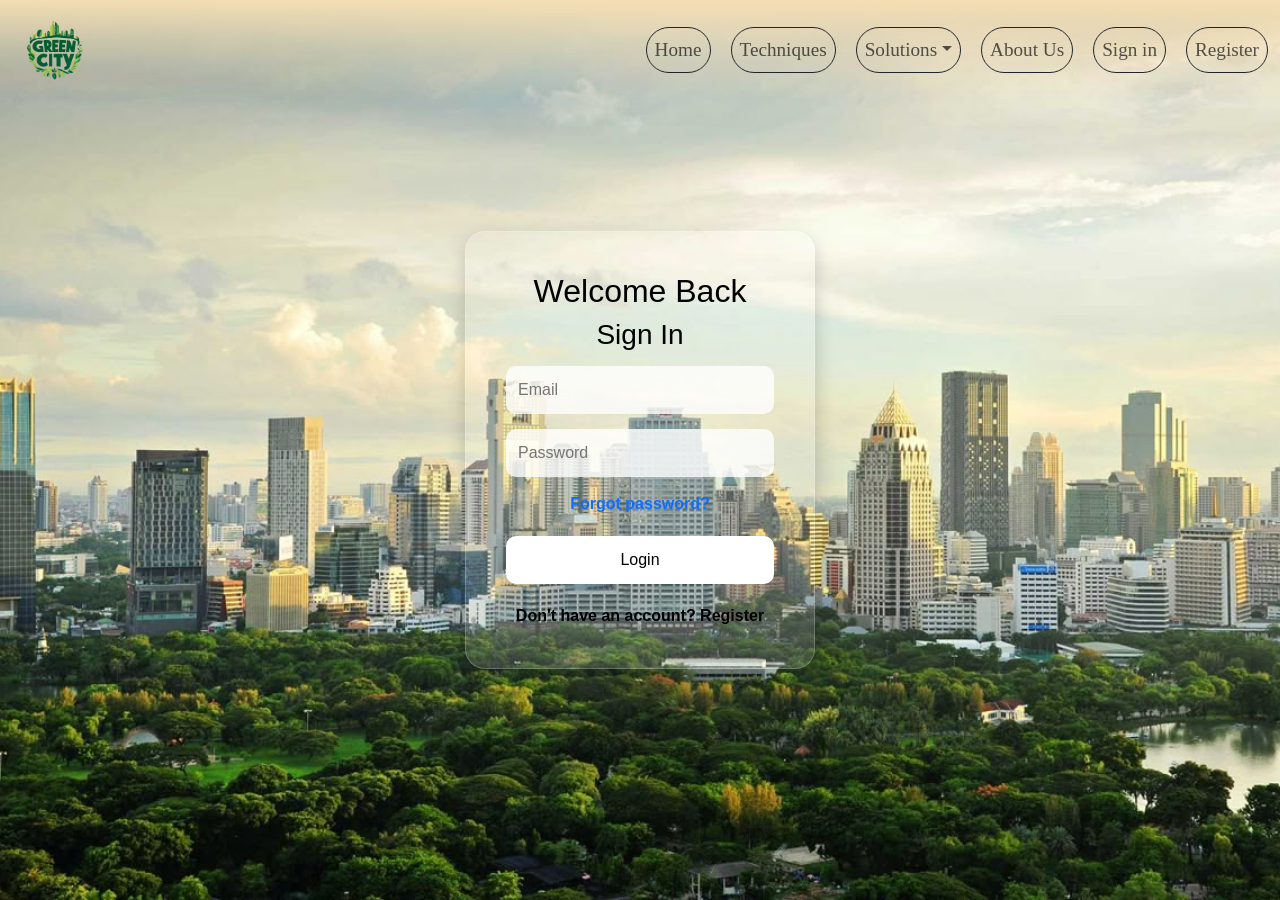
<file: Pages/signinform.html>
<!DOCTYPE html>
<html lang="en">

<head>
    <meta charset="UTF-8">
    <meta name="viewport" content="width=device-width, initial-scale=1.0">

    <link rel="icon" type="image/x-icon" href="../Img/Nobglogo.png">

    <link rel="stylesheet" href="../Pbl_external.css">

    <link rel="stylesheet" href="https://cdnjs.cloudflare.com/ajax/libs/font-awesome/6.5.0/css/all.min.css">
    <link href="https://cdn.jsdelivr.net/npm/bootstrap@5.0.2/dist/css/bootstrap.min.css" rel="stylesheet">
    <script src="https://cdn.jsdelivr.net/npm/@popperjs/core@2.9.2/dist/umd/popper.min.js"
        integrity="sha384-IQsoLXl5PILFhosVNubq5LC7Qb9DXgDA9i+tQ8Zj3iwWAwPtgFTxbJ8NT4GN1R8p"
        crossorigin="anonymous"></script>
    <script src="https://cdn.jsdelivr.net/npm/bootstrap@5.0.2/dist/js/bootstrap.min.js"
        integrity="sha384-cVKIPhGWiC2Al4u+LWgxfKTRIcfu0JTxR+EQDz/bgldoEyl4H0zUF0QKbrJ0EcQF"
        crossorigin="anonymous"></script>

    <title>Green City | Sign In</title>

    <style>
        /* BODY */
        body {
            margin: 0;
            padding: 0;
            height: 100vh;
            display: flex;
            justify-content: center;
            align-items: center;
            font-family: Arial, sans-serif;
            background-size: cover;
            background-position: center;
            background-image: url(../Img/green_city_p[pbg.jpg);
        }

        /* LOGIN BOX */
        .login-box {
            position: relative;
            width: 350px;
            padding: 40px;
            border-radius: 20px;

            background: rgba(255, 255, 255, 0.12);


            border: 1px solid rgba(255, 255, 255, 0.2);
            box-shadow: 0 8px 20px rgba(0, 0, 0, 0.2);

            text-align: center;
        }

        /* TITLE */
        .login-box h2,
        .login-box h3 {
            color: black;
        }

        /* INPUT */
        .input-box {
            margin: 15px 0;
        }

        .input-box input {
            width: 100%;
            padding: 12px;
            border: none;
            outline: none;
            border-radius: 10px;
            font-size: 16px;

            background: rgba(255, 255, 255, 0.8);
        }

        /* LINKS */
        .login-box a {
            text-decoration: none;
        }

        .login-box a:hover {
            color: black;
        }

        /* BUTTON */
        .btn {
            width: 100%;
            padding: 12px;
            margin-top: 20px;

            border: none;
            border-radius: 10px;

            background: white;
            color: black;
            font-size: 16px;
            cursor: pointer;

        }

        .btn:hover {
            background: black;
            color: white;
        }

        .forgot{
            color: black;
            font-weight: 700;
        }

        /* REGISTER */
        .register {
            margin-top: 20px;
        }

        #register2{
            color: black;
            font-weight: 700;
        }
    </style>

</head>

<body>
    <nav class="navbar navbar-expand-sm navbar-light fixed-top" id="bgcolor">
        <div class="container-fluid">

            <a href="../index.html" class="nav-brand">
                <img src="../Img/Nobglogo.png" alt="Logo" id="Logo">
            </a>

            <button class="navbar-toggler" type="button" data-bs-toggle="collapse" data-bs-target="#mynav">
                <span class="navbar-toggler-icon"></span>
            </button>

            <div class="collapse navbar-collapse justify-content-end" id="mynav">
                <ul class="navbar-nav">
                    <li class="nav-item">
                        <a href="../index.html" class="nav-link border border-dark rounded-pill" id="nav-text">Home</a>
                    </li>
                    <li class="nav-item">
                        <a href="Techniques.html" class="nav-link border border-dark rounded-pill"
                            id="nav-text">Techniques</a>
                    </li>
                    <li class="nav-item dropdown">
                        <a class="nav-link dropdown-toggle border border-dark rounded-pill" data-bs-toggle="dropdown"
                            href="#" id="dropdown">Solutions</a>
                        <ul class="dropdown-menu">
                            <li><a class="dropdown-item" href="Homegardening_solution.html">Home Gardening</a></li>
                            <li><a class="dropdown-item" href="Rooftopgardening_solution.html">RooftTop Gardening</a>
                            </li>
                            <li><a class="dropdown-item" href="Containergardening_solution.html">Container Gardening</a>
                            </li>
                        </ul>
                    </li>
                    <li class="nav-item">
                        <a href="Pbl_Greencity_aboutus.html" class="nav-link border border-dark rounded-pill"
                            id="nav-text">About Us</a>
                    </li>
                    <li class="nav-item">
                        <a href="signinform.html" class="nav-link border border-dark rounded-pill" id="nav-text">Sign
                            in</a>
                    </li>
                    <li class="nav-item">
                        <a href="registeration.html" class="nav-link border border-dark rounded-pill">Register</a>
                    </li>
                    <!-- Navigation items -->
                </ul>
            </div>
        </div>
    </nav>
    <!-- End of navigation bar -->


    <div class="login-box">

        <h2>Welcome Back</h2>
        <h3>Sign In</h3>

        <form>

            <div class="input-box">
                <input type="email" placeholder="Email" required>
            </div>

            <div class="input-box">
                <input type="password" placeholder="Password" required>
            </div>

            <div class="forgot">
                <a href="#">Forgot password?</a>
            </div>

            <button type="submit" class="btn">
                Login
            </button>

            <div class="register">
                <a href="registeration.html" id="register2">
                    Don't have an account? Register
                </a>
            </div>

        </form>

    </div>


</body>

</html>
</file>
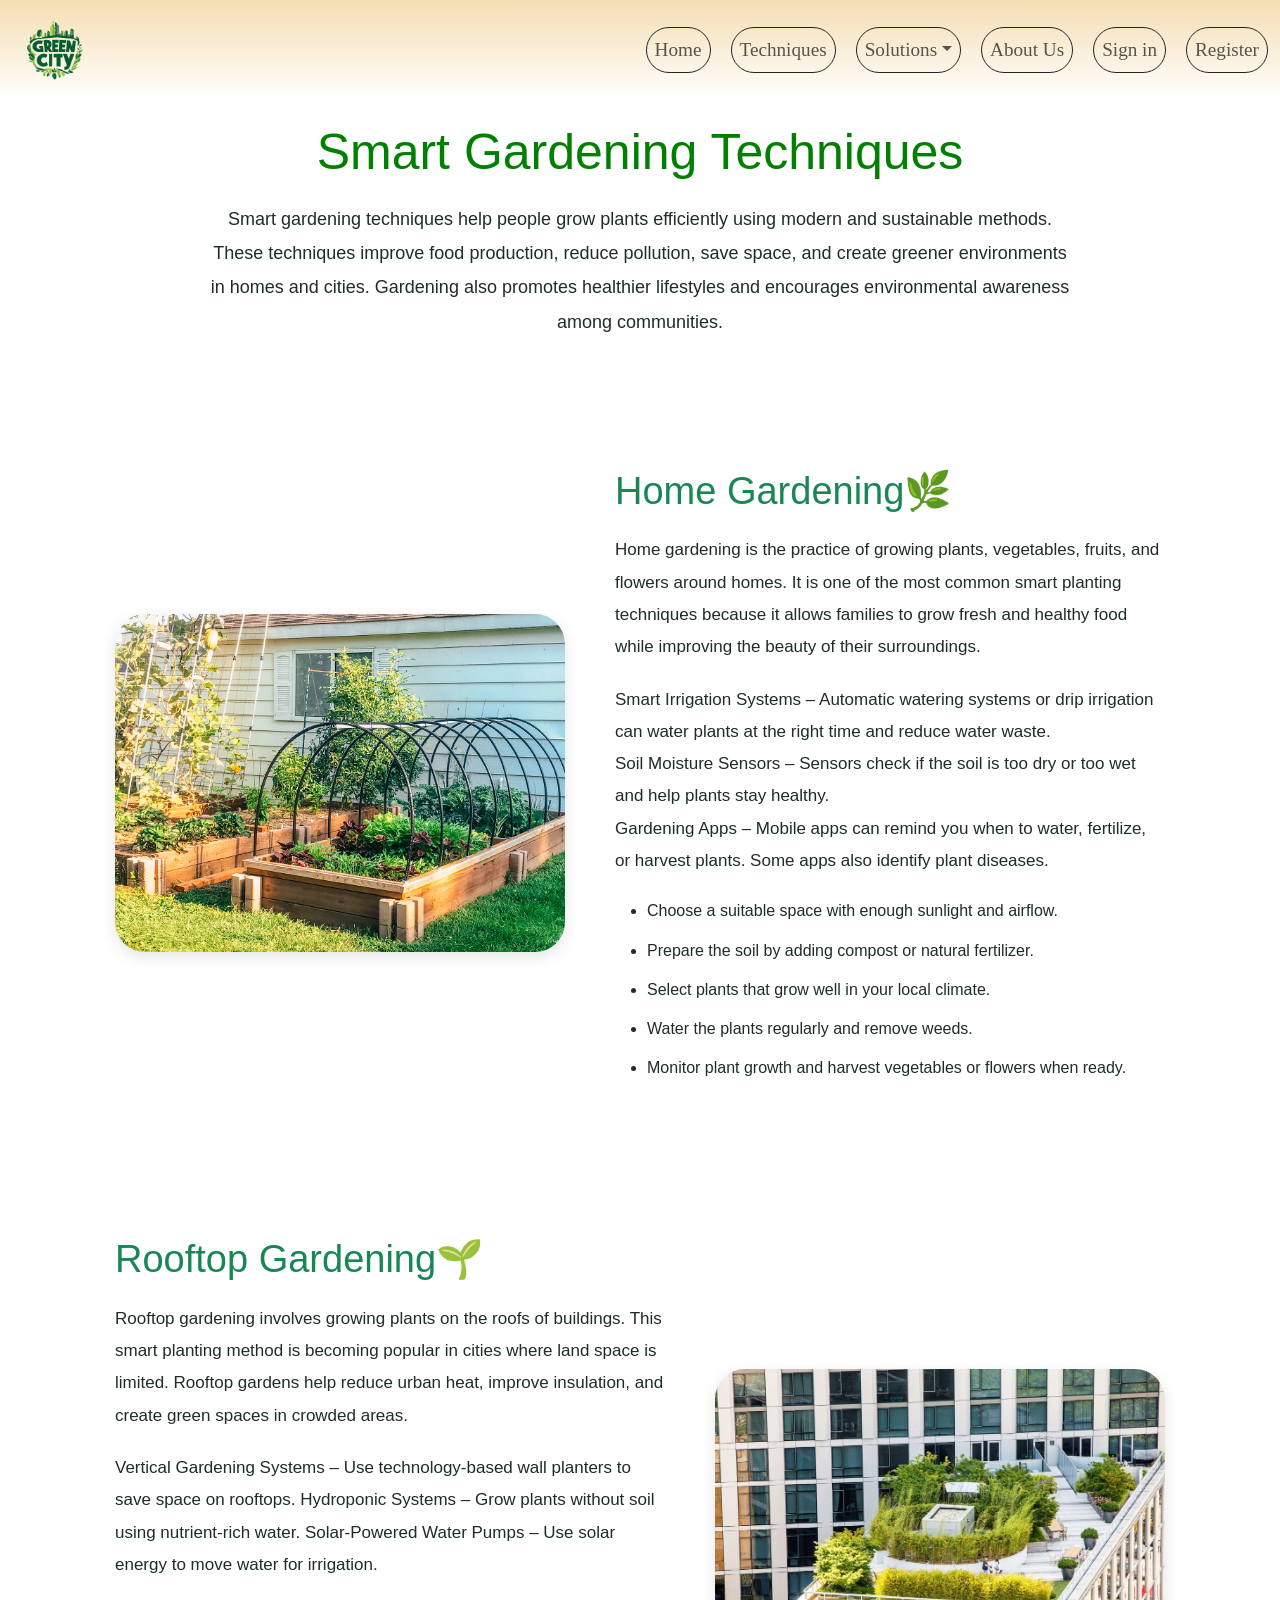
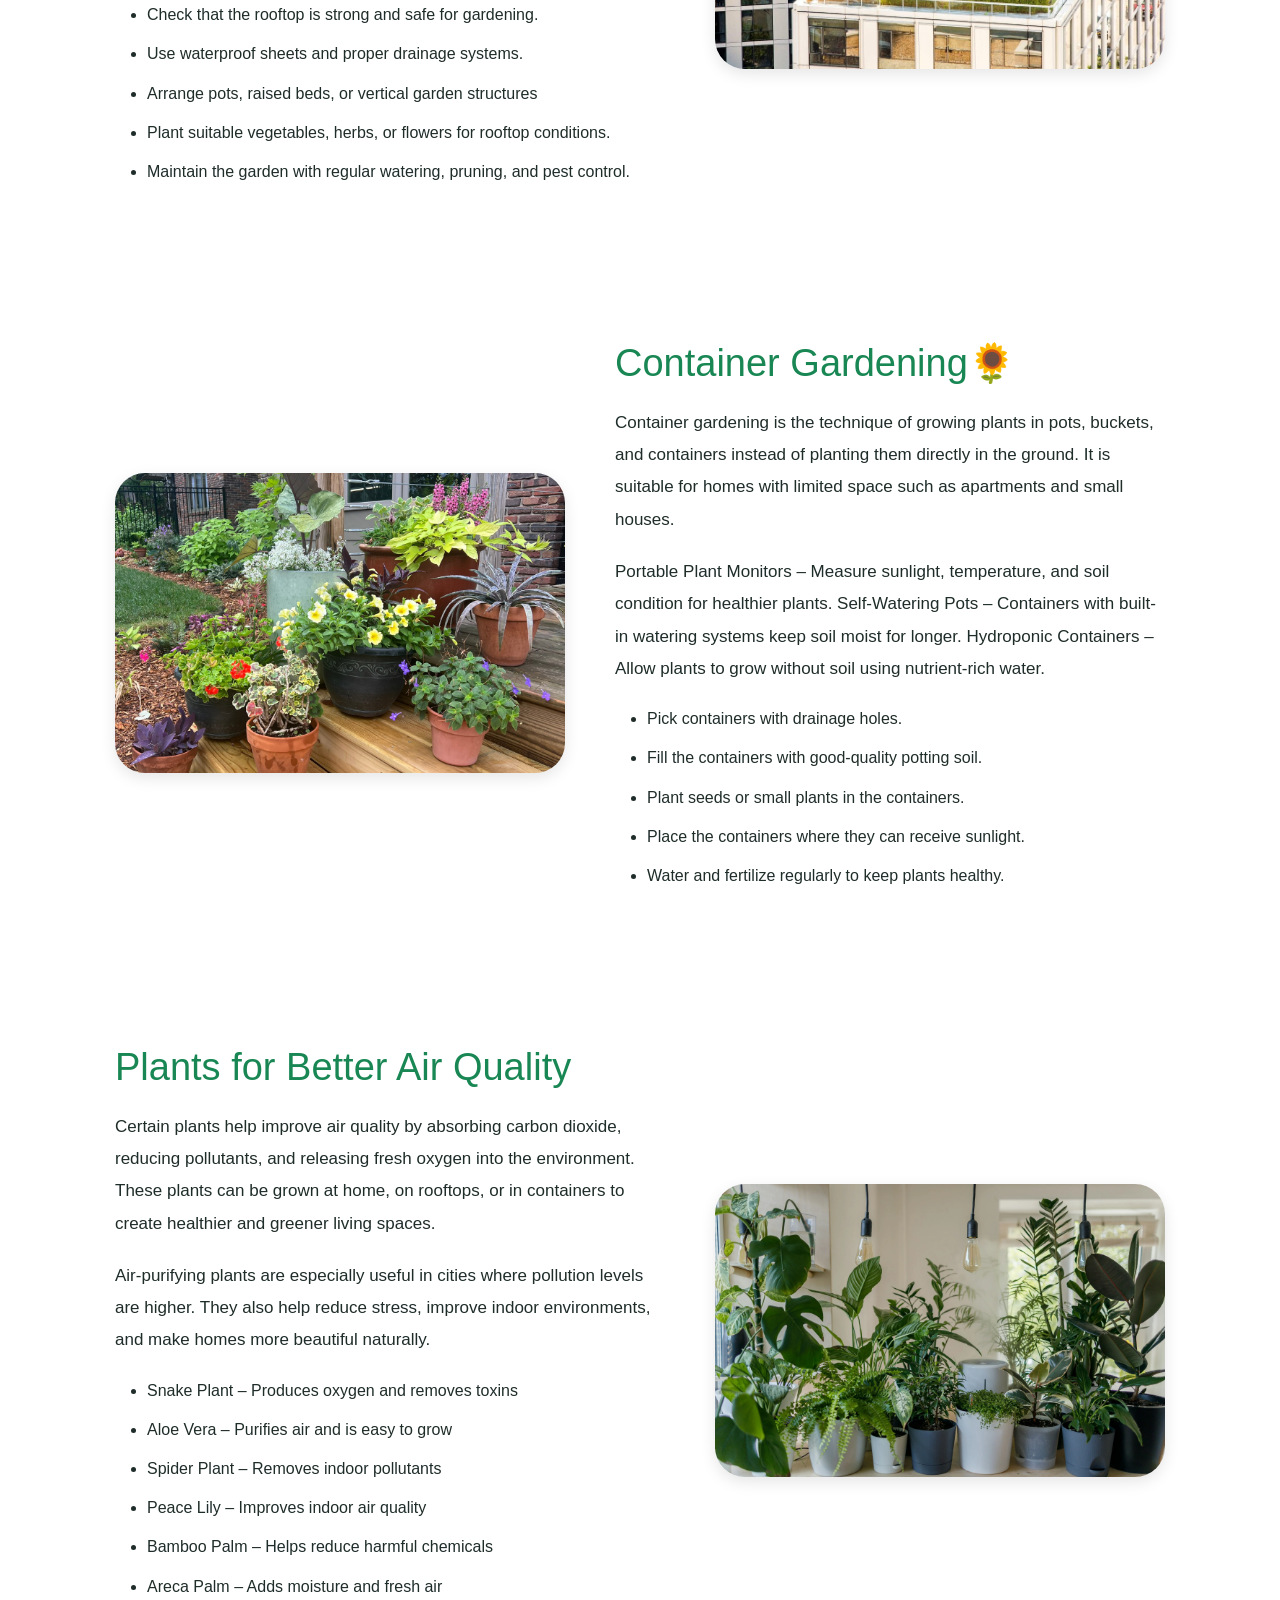
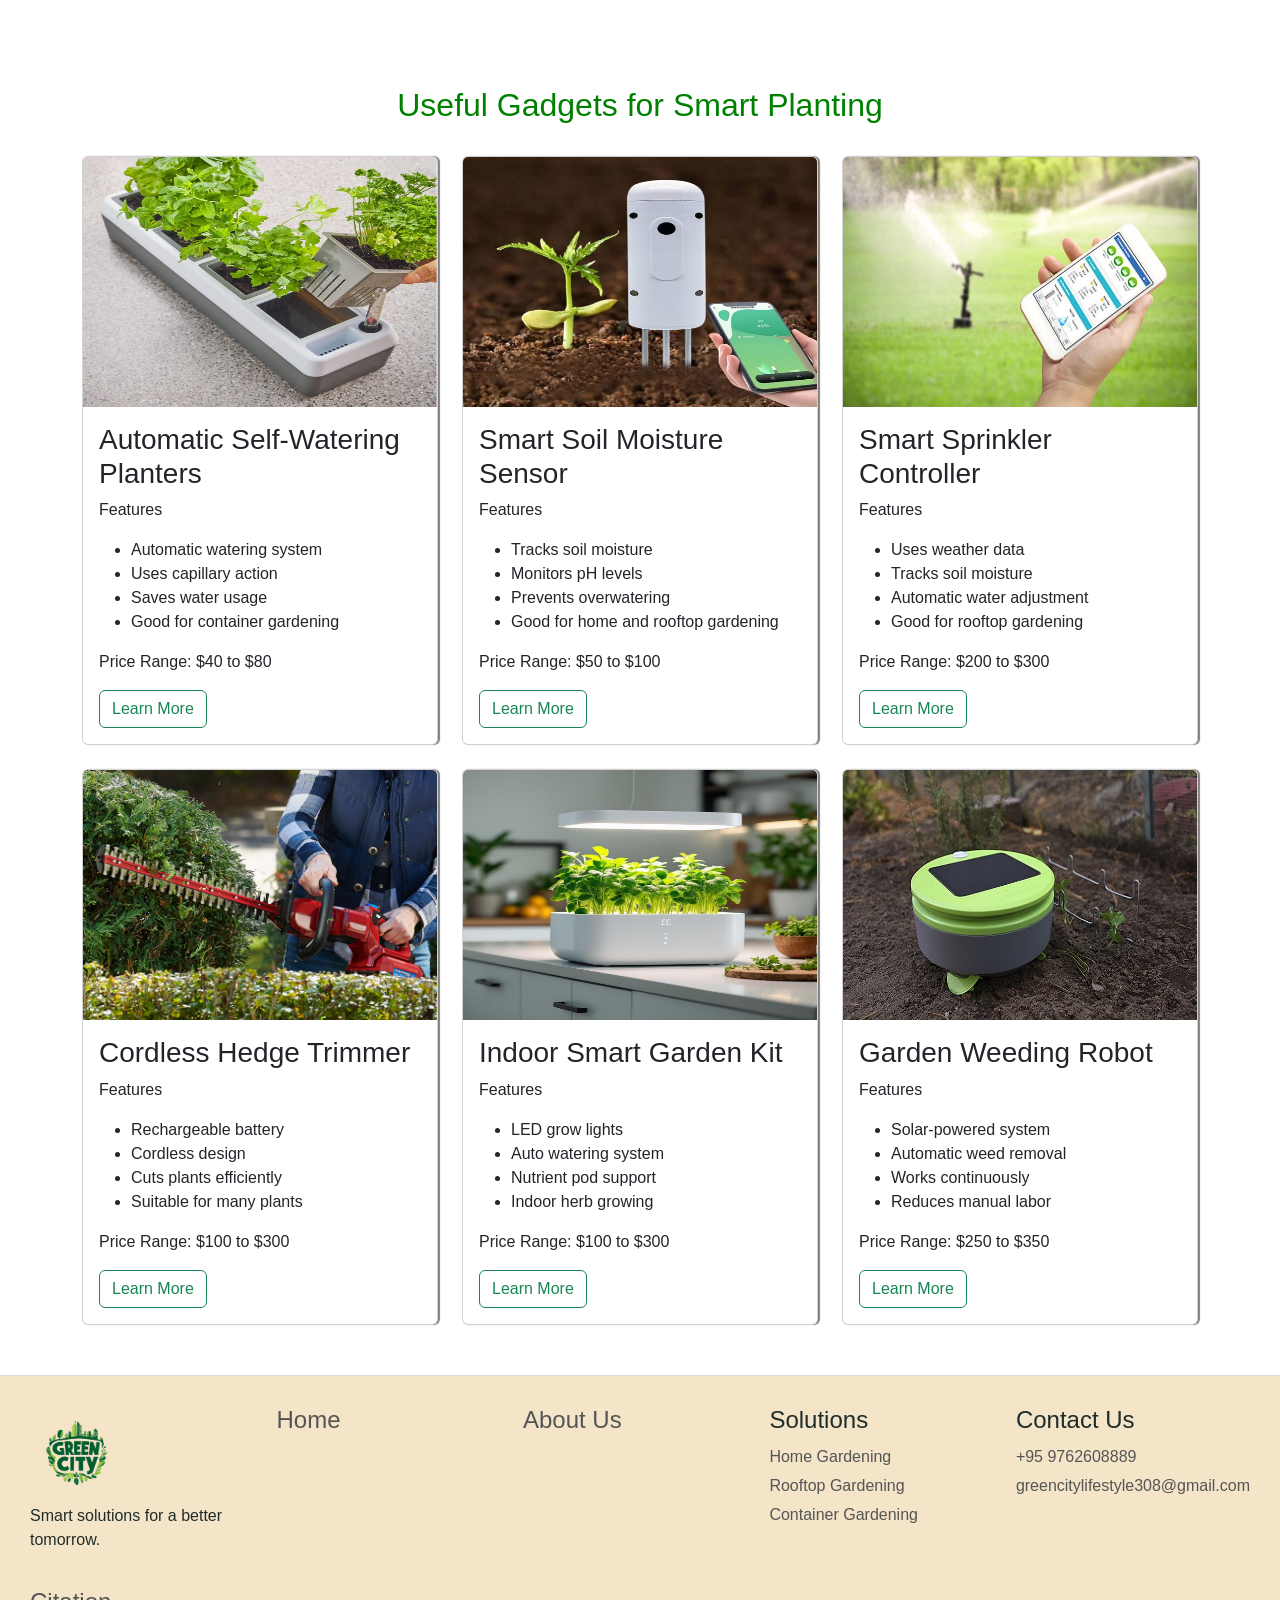
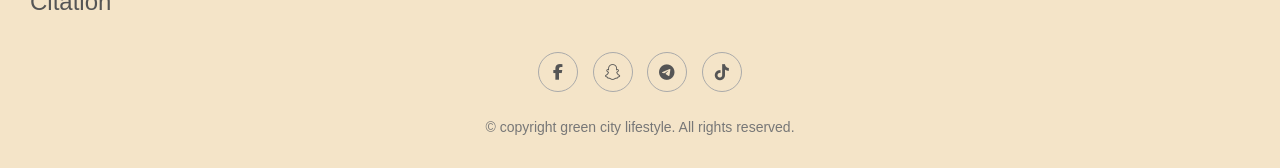
<file: Pages/Techniques.html>
<!DOCTYPE html>
<html lang="en">

<head>
    <meta charset="UTF-8">
    <meta name="viewport" content="width=device-width, initial-scale=1.0">
    <title>GreenCity | Techniques</title>

    <link rel="icon" type="image/x-icon" href="../Img/Nobglogo.png">

    <link rel="stylesheet" href="https://cdnjs.cloudflare.com/ajax/libs/font-awesome/6.5.0/css/all.min.css">

    <link href="https://cdn.jsdelivr.net/npm/bootstrap@5.0.2/dist/css/bootstrap.min.css" rel="stylesheet">
    <script src="https://cdn.jsdelivr.net/npm/@popperjs/core@2.9.2/dist/umd/popper.min.js"></script>
    <script src="https://cdn.jsdelivr.net/npm/bootstrap@5.0.2/dist/js/bootstrap.min.js"> </script>

    <link rel="stylesheet" href="Techniques_external.css">

</head>

<body>
    <nav class="navbar navbar-expand-sm navbar-light fixed-top" id="navbgcolor">
        <div class="container-fluid">

            <a href="../index.html" class="nav-brand">
                <img src="../Img/Nobglogo.png" alt="Logo" id="Logo" >
            </a>

            <button class="navbar-toggler" type="button" data-bs-toggle="collapse" data-bs-target="#mynav">
                <span class="navbar-toggler-icon"></span>
            </button>

            <div class="collapse navbar-collapse justify-content-end" id="mynav">
                <ul class="navbar-nav">
                    <li class="nav-item">
                        <a href="../index.html" class="nav-link border border-dark rounded-pill" id="nav-text">Home</a>
                    </li>
                    <li class="nav-item">
                        <a href="Techniques.html" class="nav-link border border-dark rounded-pill" id="nav-text">Techniques</a>
                    </li>
                    <li class="nav-item dropdown">
                        <a class="nav-link dropdown-toggle border border-dark rounded-pill" data-bs-toggle="dropdown"
                            href="#" id="dropdown">Solutions</a>
                        <ul class="dropdown-menu">
                            <li><a class="dropdown-item" href="Homegardening_solution.html">Home Gardening</a></li>
                            <li><a class="dropdown-item" href="Rooftopgardening_solution.html">RooftTop Gardening</a></li>
                            <li><a class="dropdown-item" href="Containergardening_solution.html">Container Gardening</a></li>
                        </ul>
                    </li>
                    <li class="nav-item">
                        <a href="Pbl_Greencity_aboutus.html" class="nav-link border border-dark rounded-pill" id="nav-text">About Us</a>
                    </li>
                    <li class="nav-item">
                        <a href="signinform.html" class="nav-link border border-dark rounded-pill" id="nav-text">Sign
                            in</a>
                    </li>
                    <li class="nav-item">
                        <a href="registeration.html" class="nav-link border border-dark rounded-pill">Register</a>
                    </li>
                    <!-- Navigation items -->
                </ul>
            </div>
        </div>
    </nav>
    <!-- End of navigation bar -->
<br>
<br>
<br>
    <h1 class="title-th">
    Smart Gardening Techniques
</h1>
 
<div class="intro-th">
 
    Smart gardening techniques help people grow plants efficiently using modern and sustainable methods.
    These techniques improve food production, reduce pollution, save space, and create greener environments
    in homes and cities. Gardening also promotes healthier lifestyles and encourages environmental awareness
    among communities.
 
</div>
 
<!-- HOME GARDENING -->
 
<section class="section-th">
 
    <div class="image-th">
 
        <img src="../Img/Home gardening_techniques.jpg">
 
    </div>
 
    <div class="content-th">
 
        <h2 class="text-success">Home Gardening🌿</h2>
 
        <p>
            Home gardening is the practice of growing plants, vegetables, fruits, and flowers around homes.
            It is one of the most common smart planting techniques because it allows families to grow fresh
            and healthy food while improving the beauty of their surroundings.
        </p>
 
        <p>
          Smart Irrigation Systems – Automatic watering systems or drip irrigation can water plants at the right time and reduce water waste.<br>
          Soil Moisture Sensors – Sensors check if the soil is too dry or too wet and help plants stay healthy.<br>
          Gardening Apps – Mobile apps can remind you when to water, fertilize, or harvest plants. Some apps also identify plant diseases. 
        </p>
 
        <ul class="list-th">
 
            <li>Choose a suitable space with enough sunlight and airflow.</li>
            <li>Prepare the soil by adding compost or natural fertilizer.</li>
            <li>Select plants that grow well in your local climate.</li>
            <li>Water the plants regularly and remove weeds.</li>
            <li>Monitor plant growth and harvest vegetables or flowers when ready.</li>
 
        </ul>
 
    </div>
 
</section>
 
<!-- ROOFTOP -->
 
<section class="section-th">
 
    <div class="content-th">
 
        <h2 class="text-success">Rooftop Gardening🌱</h2>
 
        <p>
            Rooftop gardening involves growing plants on the roofs of buildings.
            This smart planting method is becoming popular in cities where land space is limited.
            Rooftop gardens help reduce urban heat, improve insulation, and create green spaces in crowded areas.
        </p>
 
        <p>
            Vertical Gardening Systems – Use technology-based wall planters to save space on rooftops.
            Hydroponic Systems – Grow plants without soil using nutrient-rich water.
            Solar-Powered Water Pumps – Use solar energy to move water for irrigation.
        </p>
 
        <ul class="list-th">
 
            <li>Check that the rooftop is strong and safe for gardening.</li>
            <li>Use waterproof sheets and proper drainage systems.</li>
            <li>Arrange pots, raised beds, or vertical garden structures</li>
            <li>Plant suitable vegetables, herbs, or flowers for rooftop conditions.</li>
            <li>Maintain the garden with regular watering, pruning, and pest control.</li>
 
        </ul>
 
 
 
    </div>
 
    <div class="image-th">
 
        <img src="../Img/Rooftop_techniques.jpg">
 
    </div>
 
</section>
 
<!-- CONTAINER -->
 
<section class="section-th">
 
    <div class="image-th">
 
        <img src="../Img/mixed-containers-steil.jpg">
 
    </div>
 
    <div class="content-th">
 
        <h2 class="text-success">Container Gardening🌻</h2>
 
        <p>
            Container gardening is the technique of growing plants in pots, buckets, and containers instead
            of planting them directly in the ground. It is suitable for homes with limited space such as
            apartments and small houses.
        </p>
 
        <p>
           Portable Plant Monitors – Measure sunlight, temperature, and soil condition for healthier plants.
           Self-Watering Pots – Containers with built-in watering systems keep soil moist for longer.
           Hydroponic Containers – Allow plants to grow without soil using nutrient-rich water.
        </p>
 
        <ul class="list-th">
 
            <li>Pick containers with drainage holes.</li>
            <li>Fill the containers with good-quality potting soil.</li>
            <li>Plant seeds or small plants in the containers.</li>
            <li>Place the containers where they can receive sunlight.</li>
            <li>Water and fertilize regularly to keep plants healthy.</li>
 
        </ul>
 
    </div>
 
</section>
 
<!-- AIR QUALITY PLANTS SECTION -->
 
<section class="section-th">
 
    <div class="content-th">
 
        <h2 class="text-success">Plants for Better Air Quality</h2>
 
        <p>
            Certain plants help improve air quality by absorbing carbon dioxide, reducing pollutants,
            and releasing fresh oxygen into the environment. These plants can be grown at home, on rooftops,
            or in containers to create healthier and greener living spaces.
        </p>
 
        <p>
            Air-purifying plants are especially useful in cities where pollution levels are higher.
            They also help reduce stress, improve indoor environments, and make homes more beautiful naturally.
        </p>
 
        <ul class="list-th">
 
            <li>Snake Plant – Produces oxygen and removes toxins</li>
 
            <li>Aloe Vera – Purifies air and is easy to grow</li>
 
            <li>Spider Plant – Removes indoor pollutants</li>
 
            <li>Peace Lily – Improves indoor air quality</li>
 
            <li>Bamboo Palm – Helps reduce harmful chemicals</li>
 
            <li>Areca Palm – Adds moisture and fresh air</li>
 
        </ul>    
 
    </div>

    <div class="image-th">
        <img src="../Img/Plants_for_air_quality.webp" alt="plants">
    </div>
</section>
    

<!-- Start of Gadgets section  -->

    <h2 id="useful">Useful Gadgets for Smart Planting</h2>
    <br>
    <div class="container">
            <div class="row">
                <div class="col-md-4 col-sm-6">
                    <div class="card">
                        <img src="../Img/self_watering_planters2.jpg" class="card-img-top" alt="Self-watering_planters" height="250px">
                        <div class="card-body">
                            <h3>Automatic Self-Watering Planters</h3>
                            <p class="card-text">
                                <spam>Features</spam>
                            </p>
                            <ul>
                                <li>Automatic watering system</li>
                                <li>Uses capillary action</li>
                                <li>Saves water usage</li>
                                <li>Good for container gardening</li>
                            </ul>
                            <p>Price Range: $40 to $80</p>
                            <div id="button1">
                                <a href="https://youtu.be/gjBFtoruO-I">
                                    <button type="button" class="btn btn-outline-success ">
                                        Learn More
                                    </button>
                                </a>
                            </div>
                        </div>
                    </div>
                </div>
 
 
                <div class="col-md-4 col-sm-6">
                    <div class="card">
                        <img src="../Img/soil_moisture_sensor.avif" class="card-img-top" alt="Soil_moisture_sendsor" height="250px">
                        <div class="card-body" id="first_layer">
                            <h3>Smart Soil Moisture Sensor</h3>
                            <p class="card-text">
                                <spam>Features</spam>
                            </p>
                            <ul>
                                <li>Tracks soil moisture</li>
                                <li>Monitors pH levels</li>
                                <li>Prevents overwatering</li>
                                <li>Good for home and rooftop gardening</li>
                            </ul>
                            <p>Price Range: $50 to $100</p>
                            <div id="button1">
                                <a href="https://youtu.be/gjBFtoruO-I">
                                    <button type="button" class="btn btn-outline-success ">
                                        Learn More
                                    </button>
                                </a>
                            </div>
                        </div>
                    </div>
                </div>
 
                <div class="col-md-4 col-sm-6">
                    <div class="card">
                        <img src="../Img/Smart_sprinkler.jpg" class="card-img-top" alt="Smart_Sprinkler_Controller" height="250px">
                        <div class="card-body" id="first_layer2">
                            <h3>Smart Sprinkler Controller</h3>
                            <p class="card-text">
                                <spam>Features</spam>
                            </p>
                            <ul>
                                <li>Uses weather data</li>
                                <li>Tracks soil moisture</li>
                                <li>Automatic water adjustment</li>
                                <li>Good for rooftop gardening</li>
                            </ul>
                            <p>Price Range: $200 to $300</p>
                            <div id="button1">
                                <a href="https://youtu.be/kByaEkV2QI0">
                                    <button type="button" class="btn btn-outline-success ">
                                        Learn More
                                    </button>
                                </a>
                            </div>
                        </div>
                    </div>
                </div>
            </div>
        </div>
        <!-- Ending of first layer of gadgets -->
 
        <br>
        <!-- Start of Second Layer of gadgets -->
        <div class="container">
            <div class="row">
                <div class="col-md-4 col-sm-6">
                    <div class="card">
                        <img src="../Img/Cordless_hedge_trimmers.jpg" class="card-img-top" alt="Cordless_Hedge_Trimmers" height="250px">
                        <div class="card-body">
                            <h3>Cordless Hedge Trimmer</h3>
                            <p class="card-text">
                                <spam>Features</spam>
                            </p>
                            <ul>
                                <li>Rechargeable battery</li>
                                <li>Cordless design</li>
                                <li>Cuts plants efficiently</li>
                                <li>Suitable for many plants</li>
                            </ul>
                            <p>Price Range: $100 to $300</p>
                            <div id="button1">
                                <a href="https://youtu.be/qTlStpSvs6I">
                                    <button type="button" class="btn btn-outline-success ">
                                        Learn More
                                    </button>
                                </a>
                            </div>
                        </div>
                    </div>
                </div>
 
 
                <div class="col-md-4 col-sm-6">
                    <div class="card">
                        <img src="../Img/indoor_smart_kit.jpg" class="card-img-top" alt="Indoor_Smart_Garden_Kit" height="250px">
                        <div class="card-body">
                            <h3>Indoor Smart Garden Kit</h3>
                            <p class="card-text">
                                <spam>Features</spam>
                            </p>
                            <ul>
                                <li>LED grow lights</li>
                                <li>Auto watering system</li>
                                <li>Nutrient pod support</li>
                                <li>Indoor herb growing</li>
                            </ul>
                            <p>Price Range: $100 to $300</p>
                            <div id="button1">
                                <a href="https://youtu.be/ANLKNoZ_b4c">
                                    <button type="button" class="btn btn-outline-success ">
                                        Learn More
                                    </button>
                                </a>
                            </div>
                        </div>
                    </div>
                </div>
 
                <div class="col-md-4 col-sm-6">
                    <div class="card">
                        <img src="../Img/Weedingrobot.jpg" class="card-img-top" alt="Garden_Weeding_Robot" height="250px">
                        <div class="card-body">
                            <h3>Garden Weeding Robot</h3>
                            <p class="card-text">
                                <spam>Features</spam>
                            </p>
                            <ul>
                                <li>Solar-powered system</li>
                                <li>Automatic weed removal</li>
                                <li>Works continuously</li>
                                <li>Reduces manual labor</li>
                            </ul>
                            <p>Price Range: $250 to $350</p>
                            <div id="button1">
                                <a href="https://youtu.be/wAMXnxXa3UU">
                                    <button type="button" class="btn btn-outline-success ">
                                        Learn More
                                    </button>
                                </a>
                            </div>
                        </div>
                    </div>
                </div>
            </div>
        </div>
        <!-- End of gadgets  -->

     <!-- FOOTER -->
    <!-- Footer -->
    <div class="footer">
        <div class="footer-grid">
            <div>
                <a href="../index.html"><img src="../Img/Nobglogo.png" alt="" class="col-sm-5"></a>
                <p>Smart solutions for a better tomorrow.</p>
            </div>

            <div >
                <h4><a href="../index.html">Home</a></h4>
                <!-- <a href="#"></a> -->
                <!-- <a href="#" class="animation">Features</a> -->
            </div>

            <div >
                <h4><a href="Pbl_Greencity_aboutus.html"> About Us</a></h4>
                <!-- <a href="#" class="animation">Email</a>
                <a href="#" class="animation">Address</a>
                <a href="#" class="animation">Phone Number</a> -->
            </div>

            <div>
                <h4>Solutions</h4>
                <a href="Homegardening_solution.html" class="animation">Home Gardening</a>
                <a href="Rooftopgardening_solution.html" class="animation">Rooftop Gardening</a>
                <a href="Containergardening_solution.html" class="animation">Container Gardening</a>
            </div>

            <div>
                <h4>Contact Us</h4>
                <a href="#" class="animation">+95 9762608889</a>
                <a href="#" class="animation">greencitylifestyle308@gmail.com</a>
            </div>

            <div>
                <h4><a href="../GreenCity_Lifestyle_File.docx">Citation</a></h4>
            </div>
        </div>

        <div class="social-icons">
            <a href="https://www.facebook.com/"><i class="fab fa-facebook-f"></i></a>
            <a href="https://www.snapchat.com/"><i class="fab fa-snapchat-ghost"></i></a>
            <a href="https://web.telegram.org/a/"><i class="fab fa-telegram-plane"></i></a>
            <a href="https://www.tiktok.com/en/"><i class="fab fa-tiktok"></i></a>
        </div>

        <div class="bottom-bar">
            © copyright green city lifestyle. All rights reserved.
        </div>
    </div>

    </body>
    </html>
</file>
<file: Pbl_external.css>
/* Start of Index Html */

     Body {
        background-color: rgb(246, 244, 232);
     }

     #Logo {
         height: 17%;
         width: 17%;
     }

     #bgcolor {
         background:linear-gradient(wheat, transparent)    ;
     }

     .navbar-nav li a {
         transition: transform 0.3s ease;
     }

     .navbar-nav li a:hover {
         font-weight: 600;
         background-color: whitesmoke;
         transform: translateY(-10px);
     }

     #nav-text:hover {
         color: green;
     }

     .navbar-nav {
         font-family: 'Times New Roman', Times, serif;
         display: flex;
         justify-content: flex-end;
         gap: 20px;
         font-size: larger;
         border-radius: 30px;
     }

     #dropdown {
         font-family: 'Times New Roman', Times, serif;
         border-radius: 30px;
         transition: transform 0.3s ease;
     }

     #dropdown:hover {
         color: green;
     }

     /* end of navigation  */

     .Slidephoto {
         box-shadow: 15px 15px 10px 10px gray;
         width: 100%;
         height: 700px;
     }

     #city {
         display: flex;
         float: right;
         padding: 30px;
         width: 40%;
         height: 30%;
     }

     #GreenCity {
         width: 100%;
     }



     /* start of about us  */

     .container1 {
         display: flex;
         justify-content: space-around;
     }

     #title {
         margin-left: 30px;
         padding: 0% 20px;

     }

     #text {
         font-weight: 500;
         margin-left: 30px;
         padding: 0px 15px;
         padding-right: 50px;
         text-align: justify;
     }

     #webimg {
         box-shadow: dimgray 5px 5px 10px 10px;
         border-radius: 70px;
         margin-right: 20px;
         height: 28%;
         width: 28%;
         transition: transform 0.3s ease;
     }

     #webimg:hover {
         transform: translateY(-10px);
     }

     #aboutus {
         display: flex;
         justify-content: space-around;
         float: right;
         box-shadow: dimgray 5px 5px 10px 10px;
         border-radius: 70px;
         margin-left: 30px;
         height: 28%;
         width: 28%;
         transition: transform 0.3s ease;
     }

     #aboutus:hover {
         transform: translateY(-10px);
     }

     #title2 {
         padding: 0% 8%;
     }

     #title3 {
         padding: 0% 8%;
     }

     #text2 {
         text-align: justify;
         float: left;
         padding: 0% 8%;
     }

     #text3 {
         text-align: justify;
         padding: 0% 8%;
     }

     .container2 {
         display: flex;
         justify-content: flex-start;
     }

     #card {
         background-color: #f4f3e8;
     }

     #card:hover {
         text-size-adjust: large;
         box-shadow: 3px 4px 5px #555;
     }

     #button {
         padding: 0% 8%;
         transition: transform 0.3s ease;
     }

     #button:hover {
         transform: translateX(10px);
     }

     /* end of about us */




     /* Start of solution Card */

     #Title {
         color: green;
         text-align: center;
     }

     .card-title {
         font-weight: 500;
     }

     .card {
         border-radius: 40px;
         overflow: hidden;
         transition: transform 0.3s ease;
         background: #f4f3e8;
     }

     .card:hover {
         transform: translateY(-15px);
         box-shadow: 3px 4px 5px #555;
     }

     #button1 {
         border-radius: 30px;
         transition: transform 0.3s ease;
     }

     #button1:hover {
         transform: translateX(10px);
     }

     /* End of Solution card */



     /* start of FAQ */

     .accordion {
         border-radius: 30px;
         overflow: hidden;

     }


     #faq {
         overflow: hidden;
         margin-left: 15%;
         margin-right: 20%;
     }

     .accordion-button {
         overflow: hidden;
         border-radius: 30px;
     }

     #Faq2 {
         text-align: center;
     }

     #actext {
         color: lightgreen;
     }

     /* end of FAQ */



     /* Start of Footer */
     /* Start of Footer */
     .footer {
         background: rgb(244, 228, 200);
         padding: 30px;
         border-top: 1px solid #ddd;

     }

     .footer-grid {
         display: grid;
         grid-template-columns: repeat(5, 1fr);
         gap: 20px;
     }

     .footer h4 {
         margin-bottom: 10px;
     }

     .footer a {
         display: block;
         text-decoration: none;
         color: rgba(0, 0, 0, 0.685);
         margin-bottom: 5px;
     }

     .bottom-bar {
         text-align: center;
         margin-top: 20px;
         font-size: 14px;
         color: #777;
     }

     .footer a:hover {
         color: green;
         text-transform: uppercase;
         /* change to any color you want */
     }

     * {
         box-sizing: border-box;
     }

     .social-icons {
         text-align: center;
         margin-top: 20px;
     }

     .social-icons a {
         display: inline-block;
         width: 40px;
         height: 40px;
         line-height: 40px;
         margin: 5px;

         border: 1px solid #aaa;
         border-radius: 50%;
         color: #555;
         text-align: center;
     }

     .social-icons a:hover {
         color: white;
         background: green;
         border-color: green;
     }

     .animation :hover {
         color: rgb(3, 98, 3)
     }

     /*End of FOOTER */
     /*End of FOOTER */





     /* * Card */
     #card {
         display: flex;
         margin-left: 20%;
         width: 800px;
         border-radius: 20px;
         overflow: hidden;
         backdrop-filter: blur(10px);
         background: #f4f3e8;
         box-shadow: 0 10px 25px rgba(0, 0, 0, 0.15);
         transition: 0.4s;
         cursor: pointer;
     }

     #card:hover {
         transform: translateY(-8px) scale(1.02);
     }

     /* Image */
     .image-box {
         position: relative;
         width: 300px;
     }

     .image-box img {
         width: 100%;
         height: 100%;
         object-fit: cover;
     }

     /* Gradient overlay */
     .image-box::after {
         content: "";
         position: absolute;
         inset: 0;
         background: linear-gradient(to top, rgba(0, 0, 0, 0.4), transparent);
     }

     /* Content */
     .content {
         padding: 25px;
         flex: 1;
         position: relative;
     }

     .content h2 {
         color: #1b5e20;
         margin-bottom: 10px;
     }

     .content p {
         color: #333;
     }

     /* Benefits container */
     .benefits {
         margin-top: 15px;
         max-height: 0;
         opacity: 0;
         overflow: hidden;
         transform: translateY(20px);
         transition: all 0.5s ease;
     }

     /* WasteManagement container */
     .Wastemanage {
         margin-top: 15px;
         max-height: 0;
         opacity: 0;
         overflow: hidden;
         transform: translateY(20px);
         transition: all 0.5s ease;
     }

     /* Importance of GreenSpace */
     .Importance {
         margin-top: 15px;
         max-height: 0;
         opacity: 0;
         overflow: hidden;
         transform: translateY(20px);
         transition: all 0.5s ease;
     }

     /* Active state */
     #card.active .benefits,
     #card:hover .benefits {
         max-height: 300px;
         opacity: 1;
         transform: translateY(0);
     }

     #card.active .Wastemanage,
     #card:hover .Wastemanage {
         max-height: 300px;
         opacity: 1;
         transform: translateY(0);
     }

     #card.active .Importance,
     #card:hover .Importance {
         max-height: 300px;
         opacity: 1;
         transform: translateY(0);
     }

     /* Benefit items */
     .benefits li {
         margin: 8px 0;
         padding-left: 28px;
         position: relative;
     }

     /* Wastemanagement items */
     .Wastemanage li {
         margin: 8px 0;
         padding-left: 28px;
         position: relative;
     }

     /* GreenSpace Importance items */
     .Importance li {
         margin: 8px 0;
         padding-left: 28px;
         position: relative;
     }

     /* Icon bullets */
     .benefits li::before {
         position: absolute;
         left: 0;
     }

     .Wastemanage li::before {
         position: absolute;
         left: 0;
     }

     .Importance li::before {
         position: absolute;
         left: 0;
     }

     .benefits li :hover {
         color: #1b5e20
     }

     /* Small label */
     .label {
         margin-top: 10px;
         font-weight: bold;
         color: #2e7d32;
     }

     /*HOVER EFFECT */
     .benefits li:hover {
         color: #1b5e20;
         transform: translateX(8px);
     }

     #title4 {
         font-weight: 600;
     }

     /* End of Index Html */







     /* Start of About Us Html */


     #Logo {
         height: 17%;
         width: 17%;
     }

     #bgcolor {
         background: linear-gradient(wheat, transparent);
     }

     .navbar-nav li a {
         transition: transform 0.3s ease;
     }

     .navbar-nav li a:hover {
         font-weight: 600;
         background-color: whitesmoke;
         transform: translateY(-10px);
     }

     #nav-text:hover {
         color: green;
     }

     .navbar-nav {
         font-family: 'Times New Roman', Times, serif;
         display: flex;
         justify-content: flex-end;
         gap: 20px;
         font-size: larger;
         border-radius: 30px;
     }

     #website {
         background-color:  beige;
         margin-top: 33px;
         margin-left: 10%;
         margin-right: 10%;
         border-radius: 40px;
         padding-left: 40px;
         padding-right: 40px;
         padding-top: 30px;
         padding-bottom: 30px;
         transition: transform 0.3s ease;
     }

     #website:hover{
        transform: translateY(-10px);
     }

     #Title2 {
         text-align: center;
         color: rgb(3, 98, 3);

     }

     #paragraph {
         text-align: justify;
         font-family: Arial, Helvetica, sans-serif;
     }

     .abCnt {
         height: auto;
         margin: 50px 50px;
     }

     #card2 {
         width: 300px;
         height: 300px;
         display: flex;
         justify-content: center;
     }




     /* Vision */


     .section-title-v {
         text-align: center;
         font-size: 38px;
         color: rgb(3, 98, 3);
         margin-bottom: 30px;
     }

     .vision-box-v {
         max-width: 850px;
         margin: auto;
         background: beige;
         padding: 40px;
         border-radius: 30px;
         box-shadow: 0 5px 15px rgba(0, 0, 0, 0.05);
         transition: 0.3s ease-in;
     }

     .vision-box-v:hover{
        transform: translateY(-10px);
     }

     .vision-text-v {
         font-size: 17px;
         line-height: 1.8;
         color: #173d35;
         font-family: Arial, Helvetica, sans-serif;
     }

     .cards-v {
         display: flex;
         gap: 20px;
         margin-top: 40px;
         flex-wrap: wrap;
         justify-content: center;
     }

     .card-v {
         background:beige;
         width: 210px;
         height: 150px;
         border-radius: 25px;
         display: flex;
         flex-direction: column;
         justify-content: center;
         align-items: center;
         text-align: center;
         box-shadow: 0 3px 8px rgba(0, 0, 0, 0.05);
     }

     .card-v h1 {
         font-size: 42px;
         margin: 0;
         color: #0b6b53;
     }

     .card-v .emoji-v {
         font-size: 38px;
         margin-bottom: 8px;
     }

     .card-v p {
         font-size: 16px;
         color: black;
         line-height: 1.4;
         margin-top: 8px;
     }

     .card-v {
         background: beige;
         width: 210px;
         height: 150px;

         display: flex;
         flex-direction: column;
         justify-content: center;
         align-items: center;
         text-align: center;
         box-shadow: 0 3px 8px rgba(0, 0, 0, 0.05);

         /* ADD THIS */
         transition: 0.3s;
         cursor: pointer;
     }

     /* HOVER EFFECT */
     .card-v:hover {
         transform: translateY(-10px);
         box-shadow: 0 10px 20px rgba(0, 0, 0, 0.12);
     }

     /* End of vision */

     /* Start of History & Mission  */

     .container-h {
         width: 100%;
         max-width: 1200px;
         display: grid;
         grid-template-columns: repeat(auto-fit, minmax(320px, 1fr));
         gap: 30px;
         text-align: center;
         margin-top: 60px;
         margin-left: 100px;
     }

     /* Cards */

     .card-h {
         background: beige;
         border-radius: 25px;
         padding: 35px;
         transition: 0.4s;
         box-shadow: 0 10px 25px rgba(0, 0, 0, 0.1);
     }

     .card-h:hover {
         transform: translateY(-10px);
         box-shadow: 0 15px 30px rgba(34, 197, 94, 0.25);
     }

     /* Icon */

     .icon-h {
         width: 75px;
         height: 75px;
         color: white;
         text-align: center;
         font-size: 40px;
         margin-bottom: 10px;
         margin-left: 220px;
     }

     /* Title */

     .title-h {
         font-size: 34px;
         color: #166534;
         margin-bottom: 15px;
     }

     /* Line */

     .line-h {
         width: 90px;
         height: 5px;
         background: #0d6f31;
         border-radius: 20px;
         margin-bottom: 22px;
         margin-left: 210px;
     }

     /* Text */

     .text-h {
         font-size: 17px;
         line-height: 1.9;
         color: #374151;
     }

     /* Highlight */

     .highlight-h {
         color: #0b5b28;
         font-weight: bold;
     }

     /* Members  */

     #member{
        text-align: center;
        margin-bottom: 30px;
     }

     #mbm{
        height: 200px;
     }

     #bpz{
        height: 200px;
     }

     #mthh {
        height: 200px;
     }

     #hnyl {
        height: 200px;
     }
     /* end of members  */
</file>
<file: Pages/solution_external.css>
body {
    background-color: rgb(246, 244, 232);
}

#Logo {
    width: 17%;
    height: 17%;
}

#bgcolor {
    background: linear-gradient(rgb(245, 222, 179),Transparent);
}

/* Start of navbar */
.navbar-nav li a {
    transition: transform 0.3s ease;
}

.navbar-nav li a:hover {
    font-weight: 600;
    background-color: whitesmoke;
    transform: translateY(-10px);
}

#nav-text:hover {
    color: green;
}

.navbar-nav {
    font-family: 'Times New Roman', Times, serif;
    display: flex;
    justify-content: flex-end;
    gap: 20px;
    font-size: larger;
    border-radius: 30px;
}

#dropdown {
    font-family: 'Times New Roman', Times, serif;
    border-radius: 30px;
    transition: transform 0.3s ease;
}

#dropdown:hover {
    color: green;
}

/* end of navigation  */



.Slidephoto {
    box-shadow: 15px 15px 10px 10px gray;
    width: 100%;
    height: 700px;
}

#city {
    display: flex;
    float: right;
    padding: 30px;
    width: 40%;
    height: 30%;
}

#GreenCity {
    width: 100%;
}

/* HERO */
.hero {
    display: flex;
    align-items: center;
    justify-content: space-between;
    padding: 80px 8%;
    gap: 40px;
    flex-wrap: wrap;
}

.hero-text {
    flex: 1;
}

.hero-text h1 {
    margin-bottom: 20px;
    text-align: center;
}

.hero-text p {
    margin-bottom: 30px;
    color: #555;
}

.btn {
    display: inline-block;
    padding: 14px 28px;
    background: #2d6a4f;
    color: white;
    text-decoration: none;
    border-radius: 8px;
    margin-right: 15px;
    transition: 0.3s;
}

.btn:hover {
    background: #f4f3e8;
    transform: translateY(-3px);
}

.hero img {
    width: 500px;
    border-radius: 20px;
    transition: 0.4s;
    box-shadow: 6px 7px 5px #888888;
}

.hero img:hover {
    transform: scale(1.03);
}

/* SECTION TITLE */
.section-title {
    text-align: center;
    margin: 60px 0 40px;
    font-size: 38px;
    color: #1b4332;
}

/* CARDS */
.cards-homeg {
    display: grid;
    grid-template-columns: repeat(auto-fit, minmax(250px, 1fr));
    gap: 20px;
    padding: 0 8% 80px;
    margin-top: 30px;
    
}

.card-hg {
    background: white;
    border-radius: 15px;
    overflow: hidden;
    box-shadow: 0 5px 15px rgba(0, 0, 0, 0.08);
    transition: 0.4s;
}

.card-hg:hover {
    transform: translateY(-10px);
    box-shadow: 0 10px 20px rgba(0, 0, 0, 0.15);
}

.card-hg img {
    width: 100%;
    height: 220px;
    object-fit: cover;
}

.card-content-hg {
    padding: 25px;

}

.card-content-hg h3 {
    margin-bottom: 10px;
    color: #2d6a4f;
}

.explanation {
    background: white;
    margin-left: 10%;
    margin-right: 10%;
    border-radius: 40px;
    padding-left: 60px;
    padding-right: 60px;
    padding-top: 40px;
    padding-bottom: 40px;
    transition: transform 0.3s ease;
}

.explanation:hover {
    box-shadow: 0px 0px 10px gray;
    transform: translateY(-10px);
}

/* Title */
h1 {
    text-align: center;
    color: #1b4332;
}

/* Paragraph */
p {
    line-height: 35px;
    color: #333;
    margin-top: 25px;
}

#Vegegardening {
    text-align: start;
}

#Indoorgardening {
    text-align: start;
}

#smartgardening {
    text-align: start;
}

span {
    color: #2d6a4f;
}


/* Small Clean Box */

/* Heading */
h2 {
    color: #1b4332;
    text-align: center;
    margin-bottom: 15px;
}

/* Challenges */
.challenge {
    background: white;
    padding: 10px;
    margin: 8px 0;
    border-left: 5px solid rgb(35, 150, 56);
    border-radius: 5px;
}

/* Benefits */

.title-b {
    text-align: center;
    font-size: 38px;
    color: #2e7d32;
    margin-bottom: 50px;
}

.box-b {
    max-width: 1000px;
    margin: auto;
    display: flex;
    flex-direction: column;
    gap: 30px;
}

.card-b {
    background: white;
    border-radius: 20px;
    overflow: hidden;
    display: flex;
    align-items: center;
    box-shadow: 0 6px 18px rgba(0, 0, 0, 0.1);
    transition: 0.4s;
}

.card-b:hover {
    transform: scale(1.02);
    box-shadow: 0 10px 25px rgba(0, 0, 0, 0.15);
}

.card-b img {
    width: 300px;
    height: 220px;
    object-fit: cover;
}

.content-b {
    padding-left: 33px;
    padding-right: 33px;
}

.content-b h2 {
    color: #2e7d32;
    margin-bottom: 12px;
    font-size: 28px;
}

.content-b p {
    color: #555;
    line-height: 1.8;
    font-size: 16px;
}

/* Start of Challenges  */

#challenges{
    padding-left: 350px;
    padding-right: 350px;
}




/* Start of Footer */
.footer {
    background:rgb(238, 226, 206);
    padding: 30px;
    border-top: 1px solid #ddd;

}

.footer-grid {
    display: grid;
    grid-template-columns: repeat(5, 1fr);
    gap: 20px;
}

.footer h4 {
    margin-bottom: 10px;
}

.footer a {
    display: block;
    text-decoration: none;
    color: rgba(0, 0, 0, 0.685);
    margin-bottom: 5px;
}

.bottom-bar {
    text-align: center;
    margin-top: 20px;
    font-size: 14px;
    color: #777;
}

.footer a:hover {
    color: green;
    text-transform: uppercase;
    /* change to any color you want */
}

* {
    box-sizing: border-box;
}

.social-icons {
    text-align: center;
    margin-top: 20px;
}

.social-icons a {
    display: inline-block;
    width: 40px;
    height: 40px;
    line-height: 40px;
    margin: 5px;

    border: 1px solid #aaa;
    border-radius: 50%;
    color: #555;
    text-align: center;
}

.social-icons a:hover {
    color: white;
    background: green;
    border-color: green;
}

.animation :hover {
    color: rgb(3, 98, 3)
}

/*End of FOOTER */





/* Start of Containergardening  */
/* How it works */


.h1-h {
    margin-bottom: 40px;
}

h3{
    text-align: center;
}

p{
    text-align: center;
}

.container-h {
    display: flex;
    justify-content: center;
    align-items: center;
    gap: 20px;
    flex-wrap: wrap;
}

.step {
    width: 150px;
}

.circle {
    width: 80px;
    height: 80px;
    border: 1px solid gray;
    border-radius: 50%;
    margin: auto;
    line-height: 80px;
    font-size: 35px;
    text-align: center;
}

.number {
    width: 30px;
    height: 30px;
    border: 1px solid black;
    border-radius: 50%;
    margin: auto;
    line-height: 30px;
    margin-bottom: 10px;
    text-align: center;
}

.arrow {
    font-size: 30px;
}

/* How it works */

#slogan {
    color: red;
    text-shadow: #2d6a4f;
}

#Homegardeningpara {
    text-align: justify;
    text-shadow: 10px;
    text-indent: 13px;
    background-color: #f4f3e8;
    margin-top: 70px;
}

#rooftopgardeningpara {
    text-align: justify;
    text-shadow: 10px;
    text-indent: 13px;
    background-color: #e4f0f1;
    margin-top: 70px;
}

#Hgp1 {
    margin-top: 25px;
}

#containerpara {
    text-align: justify;
    text-shadow: 10px;
    text-indent: 13px;
    background-color: rgb(233, 253, 233);
    margin-top: 70px;
}

/* end of how it works */

/* Start of Youtube videos  */

.youtube{
    display: grid;
    grid-template-columns: repeat(auto-fit, minmax(400px, 1fr));
    gap: 100px;
    padding: 0 8% 80px;
    margin-left: 30px;
    margin-right: 30px;
    margin-top: 50px;
}
</file>
<file: Pages/Techniques_external.css>
body {
    background: rgb(246, 244, 232);
}

#Logo {
    height: 17%;
    width: 17%;
}

#navbgcolor {
    background: linear-gradient(wheat,transparent);
}

.navbar-nav li a {
    transition: transform 0.3s ease;
}

.navbar-nav li a:hover {
    font-weight: 600;
    background-color: whitesmoke;
    transform: translateY(-10px);
}

#nav-text:hover {
    color: green;
}

.navbar-nav {
    font-family: 'Times New Roman', Times, serif;
    display: flex;
    justify-content: flex-end;
    gap: 20px;
    font-size: larger;
    border-radius: 30px;
}




/* Start of Footer */
.footer {
    margin-top: 50px;
    background-color: rgb(244, 228, 200);
    padding: 30px;
    border-top: 1px solid #ddd;

}

.footer-grid {
    display: grid;
    grid-template-columns: repeat(5, 1fr);
    gap: 20px;
}

.footer h4 {
    margin-bottom: 10px;
}

.footer a {
    display: block;
    text-decoration: none;
    color: #555;
    margin-bottom: 5px;
}

.bottom-bar {
    text-align: center;
    margin-top: 20px;
    font-size: 14px;
    color: #777;
}

.footer a:hover {
    color: green;
    text-decoration: underline;
    /* change to any color you want */
}

* {
    box-sizing: border-box;
}

.social-icons {
    text-align: center;
    margin-top: 20px;
}

.social-icons a {
    display: inline-block;
    width: 40px;
    height: 40px;
    line-height: 40px;
    margin: 5px;

    border: 1px solid #aaa;
    border-radius: 50%;
    color: #555;
    text-align: center;
}

.social-icons a:hover {
    color: white;
    background: green;
    border-color: green;
}

.animation :hover {
    text-decoration: underline;
    color: rgb(3, 98, 3)
}

/*End of FOOTER */

/* Start of body */

body {
    font-family: Arial, sans-serif;
    background: #ffffff;
    color: #1F2D2A;
}

/* TITLE */

.title-th {
    text-align: center;
    font-size: 50px;
    color: green;
    margin-top: 50px;
}

/* INTRO */

.intro-th {
    max-width: 900px;
    margin: 20px auto 60px;
    text-align: center;
    line-height: 1.9;
    font-size: 18px;
    padding: 0 20px;
}

/* SECTION */

.section-th {
    display: flex;
    align-items: center;
    justify-content: center;
    gap: 50px;
    padding: 70px 40px;
    flex-wrap: wrap;
}

/* IMAGE */

.image-th {
    width: 450px;
    border-radius: 30px;
    overflow: hidden;
    box-shadow: 0 5px 15px rgba(0, 0, 0, 0.1);

    transition: 0.4s;
}

.image-th img {
    width: 100%;
    display: block;
}

/* HOVER */

.image-th:hover {
    transform: scale(1.03);
}

/* TEXT */

.content-th {
    max-width: 550px;
}

.content-th h2 {
    color: #0B3D2E;
    font-size: 38px;
    margin-bottom: 20px;
}

.content-th p {
    line-height: 1.9;
    font-size: 17px;
    margin-bottom: 20px;
}

/* LIST */

.list-th {
    margin-top: 20px;
}

.list-th li {
    margin-bottom: 12px;
    line-height: 1.7;
}

#first_layer{
    height: 337px
}

#first_layer2{
    height: 337px;
}

#useful{
    text-align: center;
    color: green;
}

.card{
    box-shadow: 2px 0px 1px grey;
    
}
</file>
